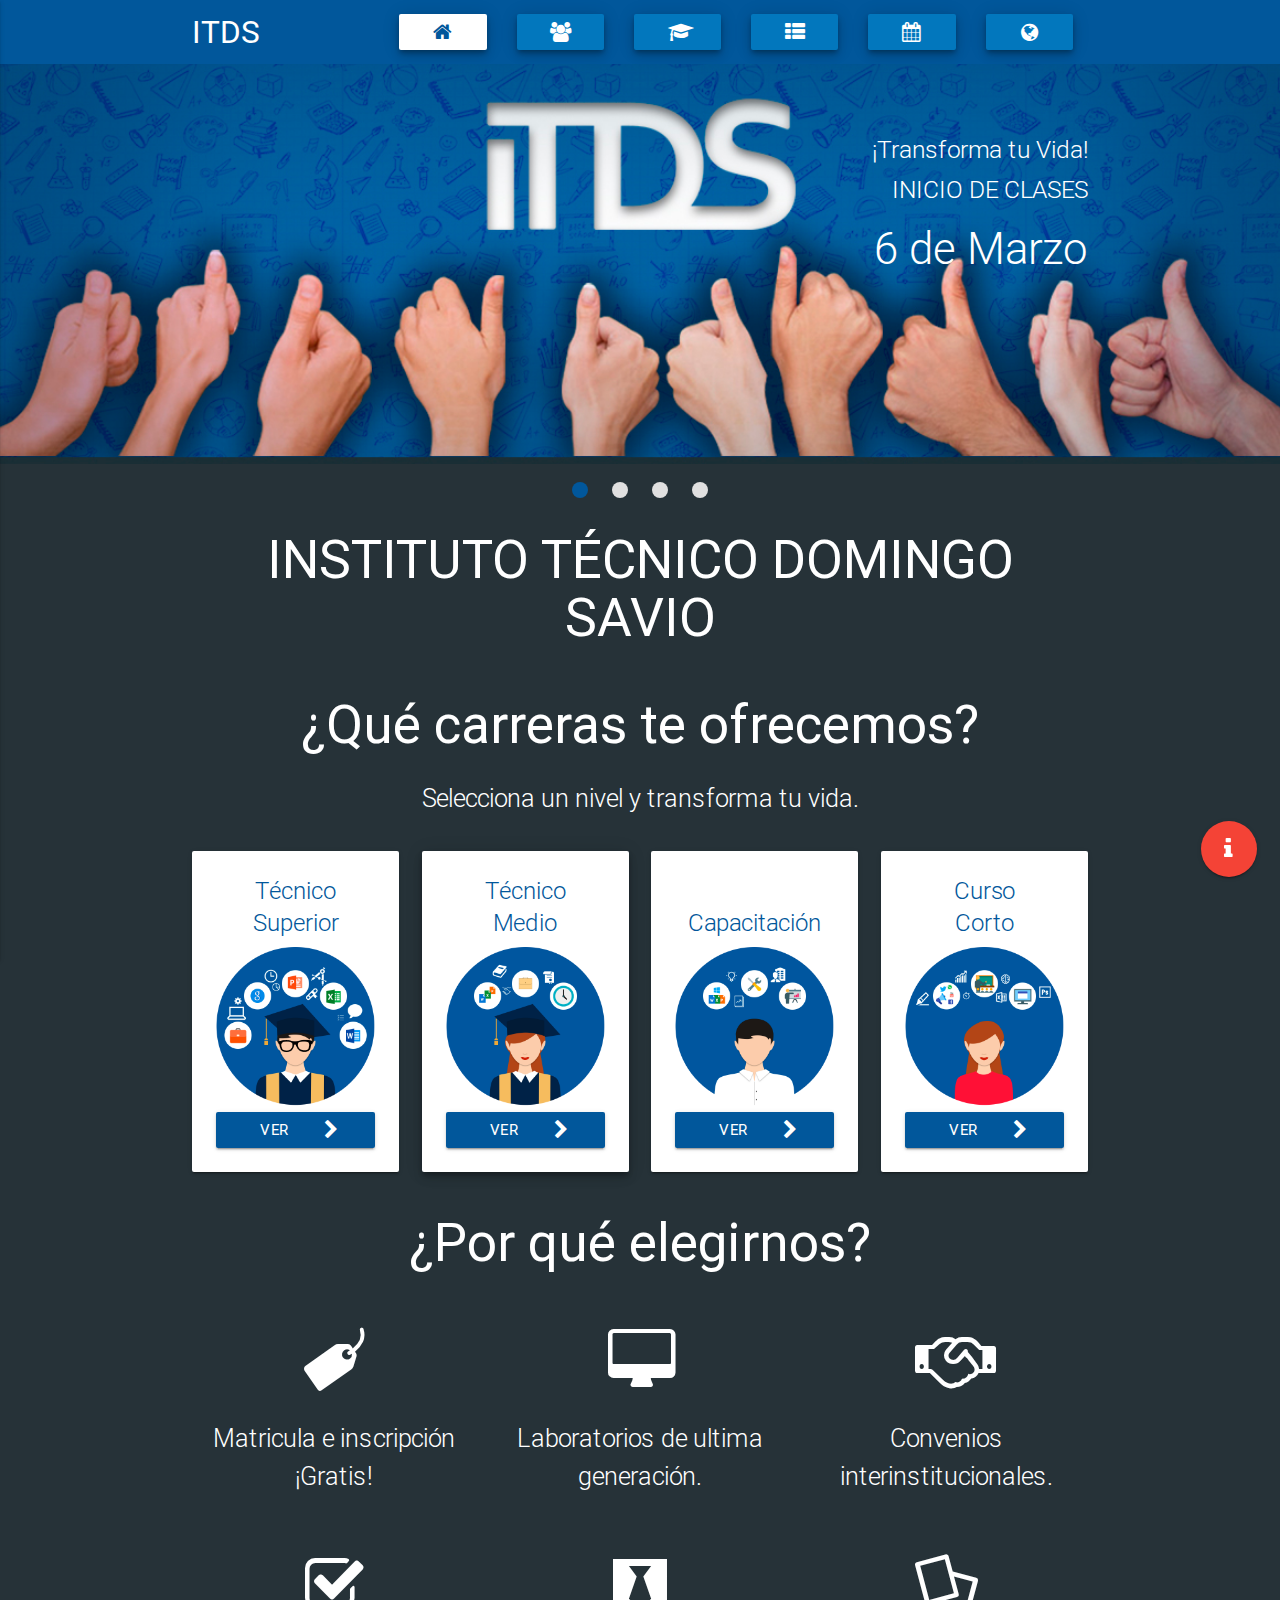
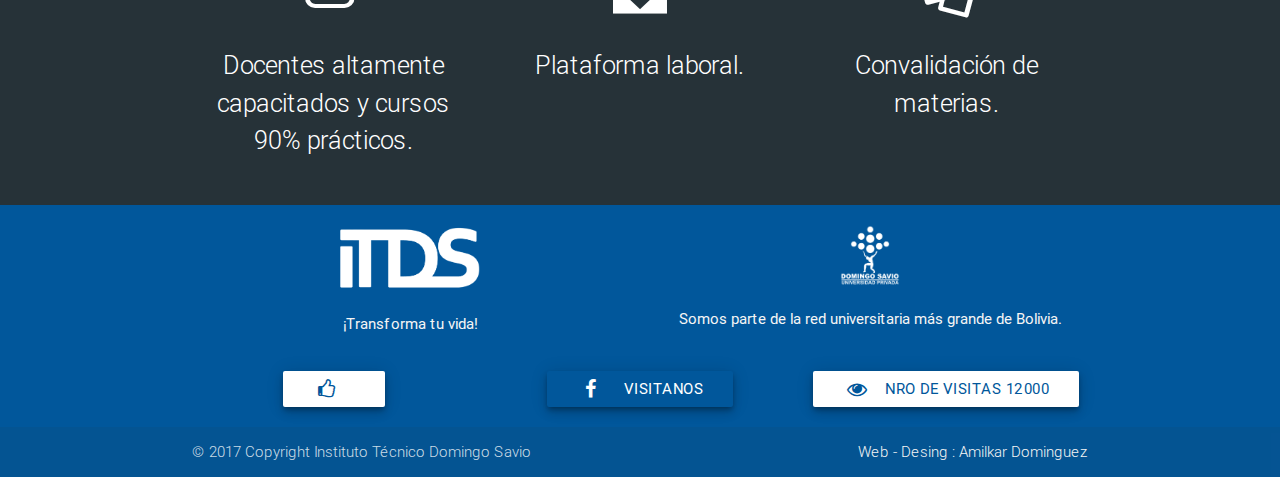
<file: index.html>
<!DOCTYPE html>
<html lang="es">

<head>
    <meta charset="UTF-8">
    <!--Let browser know website is optimized for mobile-->
    <meta name="viewport" content="width=device-width, initial-scale=1" />
    <!-- JS -->
    <script type="text/javascript" src="js/jquery-3.1.1.js"></script>
    <script type="text/javascript" src="materialize/js/materialize.js"></script>
    <script type="text/javascript" src="materialize/js/init.js"></script>
    <!-- CSS -->
    <link rel="stylesheet" type="text/css" href="materialize/css/materialize.css">
    <link rel="stylesheet" type="text/css" href="fontello/css/fontello.css">
    <link rel="shortcut icon" href="resources/ico/itds.ico">
    <title>| Instituto Técnico Domingo Savio Tarija</title>
</head>

<body class="blue-grey darken-4">
    <header>
        <nav class="top-nav  light-blue darken-4">
            <div class="container">
                <a href="#!" data-activates="menuLateral" class="button-collapse top-nav full hide-on-large-only white-text waves-effect"><i class="icon-menu"></i></a>
                <a  class="brand-logo white-text">ITDS</a>
                <ul id="nav-mobile" class="right hide-on-med-and-down">
                    <li><a href="index.html" class="btn white light-blue-text text-darken-4 z-depth-3 tooltipped" data-position="bottom"
                            data-delay="50" data-tooltip="Inicio"><i class="icon-home"></i></a></li>
                    <li><a href="view/quienes-somos.html" class="btn light-blue darken-3 z-depth-3 tooltipped" data-position="bottom"
                            data-delay="50" data-tooltip="¿Quiénes Somos?"><i class="icon-users"></i></a></li>
                    <li><a href="view/carreras.html" class="btn light-blue darken-3 z-depth-3 tooltipped" data-position="bottom"
                            data-delay="50" data-tooltip="Nuestras Carreras"><i class="icon-graduation-cap"></i></a></li>
                    <li><a href="view/notas.html" class="btn light-blue darken-3 z-depth-3 tooltipped" data-position="bottom"
                            data-delay="50" data-tooltip="Notas"><i class="icon-th-list"></i></a></li>
                    <li><a href="view/calendario.html" class="btn light-blue darken-3 z-depth-3 tooltipped" data-position="bottom"
                            data-delay="50" data-tooltip="Calendario Académico"><i class="icon-calendar"></i></a></li>
                    <li><a href="view/contactanos.html" class="btn light-blue darken-3 z-depth-3 tooltipped" data-position="bottom"
                            data-delay="50" data-tooltip="Contáctanos"><i class="icon-globe"></i></a></li>
                </ul>
            </div>
        </nav>
        <ul id="menuLateral" class="side-nav white-text light-blue darken-4">
            <li class="logo light-blue darken-4 z-depth-1">
                <div class="row">
                    <div class="col s6">
                        <h2><img src="resources/images/logoITDS.png" class="responsive-img"></h2>
                    </div>
                    <div class="col s6">
                        <h2 class="btn-block waves-effect waves-light light-blue darken-4 white-text" onclick="CerrarSideNav();"><i class="icon-cancel-1"></i></h2>
</div>
</div>
</li>
<ul class="collapsible" data-collapsible="accordion">
    <li onclick="window.location='index.html'" class="white light-blue-text text-darken-4">
<div class="collapsible-header"><i class="icon-home"></i>Inicio</div>
</li>
<li onclick="window.location='view/quienes-somos.html'">
<div class="collapsible-header"><i class="icon-users"></i>¿Quiénes Somos?</div>
</li>
<li onclick="window.location='view/carreras.html'">
<div class="collapsible-header"><i class="icon-graduation-cap"></i>Nuestas Carreras</div>
</li>
<li onclick="window.location='view/notas.html'">
<div class="collapsible-header"><i class="icon-th-list"></i>Notas</div>
</li>
<li onclick="window.location='view/calendario.html'">
<div class="collapsible-header"><i class="icon-calendar"></i>Calendario Académico</div>
</li>
<li onclick="window.location='view/contactanos.html'">
<div class="collapsible-header"><i class="icon-globe"></i>Contáctanos</div>
</li>
</ul>
</ul>
</header>
<main>
    <!--Inicio Slide-->
    <div class="slider">
        <ul class="slides">
            <li>
                <img src="resources/images/slide/slide1.jpg">
                <div class="caption right-align">
                    <h5 class="light text-lighten-1">¡Transforma tu Vida!</h5>
                    <h5 class="light text-lighten-1">INICIO DE CLASES</h5>
                    <h3 class="light">6 de Marzo</h3>
                </div>
            </li>
            <li>
                <img src="resources/images/slide/slide2.jpg">
            </li>
            <li>
                <img src="resources/images/slide/slide3.jpg">
                <div class="caption right-align light-blue-text text-darken-4">
                    <h5 class="light text-lighten-1">INICIO DE CLASES</h5>
                    <h3 class="light">6 de Marzo</h3>
                </div>
            </li>
            <li>
                <img src="resources/images/slide/slide4.jpg">
            </li>
        </ul>
    </div>
    <!--Fin Slide-->
    <div class="container">
        <div class="row">
            <div class="col s12">
                <h2 class="center-align white-text ">INSTITUTO TÉCNICO DOMINGO SAVIO</h2>
            </div>
            <div class="col s12 m12 white-text">
                <h2 class="center-align">¿Qué carreras te ofrecemos?</h2>
                <p class="flow-text center-align">Selecciona un nivel y transforma tu vida.</p>
            </div>
            <div class="col s12 m3">
                <div class="card white">
                    <div class="card-content light-blue-text text-darken-4">
                        <span class="card-title center-align">Técnico<br>Superior</span>
                        <img src="resources/images/tecnico_superior.png" class="responsive-img">
                        <center>
                            <a class="waves-effect waves-light btn light-blue darken-4" href="view/carreras/tec-superior.html"><i class="icon-right-open right"></i>Ver mas</a>
                        </center>
                    </div>
                </div>
            </div>
            <div class="col s12 m3">
                <div class="card white z-depth-3">
                    <div class="card-content light-blue-text text-darken-4">
                        <span class="card-title center-align">Técnico<br>Medio</span>
                        <img src="resources/images/tecnico_medio.png" class="responsive-img">
                        <center>
                            <a class="waves-effect waves-light btn light-blue darken-4" href="view/carreras/tec-medio.html"><i class="icon-right-open right"></i>Ver mas</a>
                        </center>
                    </div>
                </div>
            </div>
            <div class="col s12 m3">
                <div class="card white">
                    <div class="card-content light-blue-text text-darken-4">
                        <span class="card-title center-align"><br>Capacitación</span>
                        <img src="resources/images/capacitacion.png" class="responsive-img">
                        <center>
                            <a class="waves-effect waves-light btn light-blue darken-4" href="view/carreras/capacitacion.html"><i class="icon-right-open right"></i>Ver mas</a>
                        </center>
                    </div>
                </div>
            </div>
            <div class="col s12 m3">
                <div class="card white">
                    <div class="card-content light-blue-text text-darken-4">
                        <span class="card-title center-align">Curso<br>Corto</span>
                        <img src="resources/images/curso_corto.png" class="responsive-img">
                        <center>
                            <a class="waves-effect waves-light btn light-blue darken-4" href="view/carreras/cursos-cortos.html"><i class="icon-right-open right"></i>Ver mas</a>
                        </center>
                    </div>
                </div>
            </div>
            <div class="col s12 m12 l12 white-text">
                <h2 class="center-align">¿Por qué elegirnos?</h2>
            </div>
            <div class="col s12 m4 l4 white-text center-align flow-text">
                <h1><i class="icon-tag-1"></i></h1>
                <p>Matricula e inscripción ¡Gratis!</p>
            </div>
            <div class="col s12 m4 l4 white-text center-align flow-text">
                <h1><i class="icon-desktop"></i></h1>
                <p>Laboratorios de ultima generación.</p>
            </div>
            <div class="col s12 m4 l4 white-text center-align flow-text">
                <h1><i class="icon-handshake-o"></i></h1>
                <p>Convenios interinstitucionales.</p>
            </div>
            <div class="col s12 m4 l4 white-text center-align flow-text">
                <h1><i class="icon-check"></i></h1>
                <p>Docentes altamente capacitados y cursos 90% prácticos.</p>
            </div>
            <div class="col s12 m4 l4 white-text center-align flow-text">
                <h1><i class="icon-black-tie"></i></h1>
                <p>Plataforma laboral.</p>
            </div>
            <div class="col s12 m4 l4 white-text center-align flow-text">
                <h1><i class="icon-docs-1"></i></h1>
                <p>Convalidación de materias.</p>
            </div>
        </div>
    </div>
</main>
<footer class="page-footer light-blue darken-4 white-text">
    <div class="container">
        <div class="row">
            <div class="col s12 m6 l6">
                <center>
                    <img src="resources/images/logoITDS.png" width="150">
                    <p class="grey-text text-lighten-4">¡Transforma tu vida!</p>
                </center>
            </div>
            <div class="col s12 m6 l6">
                <center>
                    <img src="resources/images/Log_UPDS_blanco.png" width="60">
                    <p class="grey-text text-lighten-4">Somos parte de la red universitaria más grande de Bolivia.</p>
                </center>
            </div>
        </div>
        <div class="row">
            <div class="col s12 m4 l4">
                <center>
                    <button class="waves-effect btn white light-blue-text text-darken-4 z-depth-3"><i class="icon-thumbs-up left"></i>
                        <div class="fb-like" data-href="https://www.facebook.com/ITDSTarija/?ref=ts&amp;fref=ts" data-layout="button" data-action="like" data-show-faces="false" data-share="true"></div>
            </button>
                </center>
            </div>
            <div class="col s12 m4 l4">
                <center>
                    <button class="waves-effect btn light-blue darken-4 white-text z-depth-3" onclick="window.open('https://www.facebook.com/ITDSTarija','_system');"><i class="icon-facebook left"></i>&nbsp;Visitanos</button>
</center>
</div>
<div class="col s12 m4 l4">
    <center>
        <a class="waves-effect btn btn-block white light-blue-text text-darken-4 z-depth-3"><i class="icon-eye left"></i>Nro de Visitas 12000</a>
    </center>
</div>
</div>
</div>
<div class="footer-copyright">
    <div class="container">
        © 2017 Copyright Instituto Técnico Domingo Savio
        <a class="grey-text text-lighten-4 right" href="#!">Web - Desing : Amilkar Dominguez</a>
    </div>
</div>
</footer>
<!--Inicio Botones Flotantes-->
<div class="fixed-action-btn horizontal">
    <a class="btn-floating btn-large red">
        <i class="icon-info"></i>
    </a>
    <ul>
        <li>
            <a class="btn-floating red" onclick="window.open('tel:65820535', '_system');"><i class="icon-phone"></i></a>
</li>
<li>
    <a class="btn-floating light-blue darken-4" onclick="window.open('https://www.facebook.com/ITDSTarija','_system');"><i class="icon-facebook"></i></a>
</li>
<li>
    <a class="btn-floating blue" onclick="window.open('https://m.me/ITDSTarija','_system');"><i class="icon-commenting"></i></a>
</li>
<li>
    <a class="btn-floating green" onclick="window.open('https://4m1lk4r.github.io/msg_itds','_system');"><i class="icon-whatsapp"></i></a>
</li>
</ul>
</div>
<!--Fin Botones Flotantes-->
<div id="fb-root"></div>
<script>(function (d, s, id) {
                                               var js, fjs = d.getElementsByTagName(s)[0];
                                               if (d.getElementById(id)) return;
                                               js = d.createElement(s); js.id = id;
                                               js.src = "//connect.facebook.net/es_ES/sdk.js#xfbml=1&version=v2.8";
                                               fjs.parentNode.insertBefore(js, fjs);
                                           } (document, 'script', 'facebook-jssdk'));</script>
<script type="text/javascript">
        function CerrarSideNav() {
            $('button-collapse').sideNav('hide');
            //Materialize.toast('Cerrando',4000);
        };
</script>
</body>

</html>
</file>
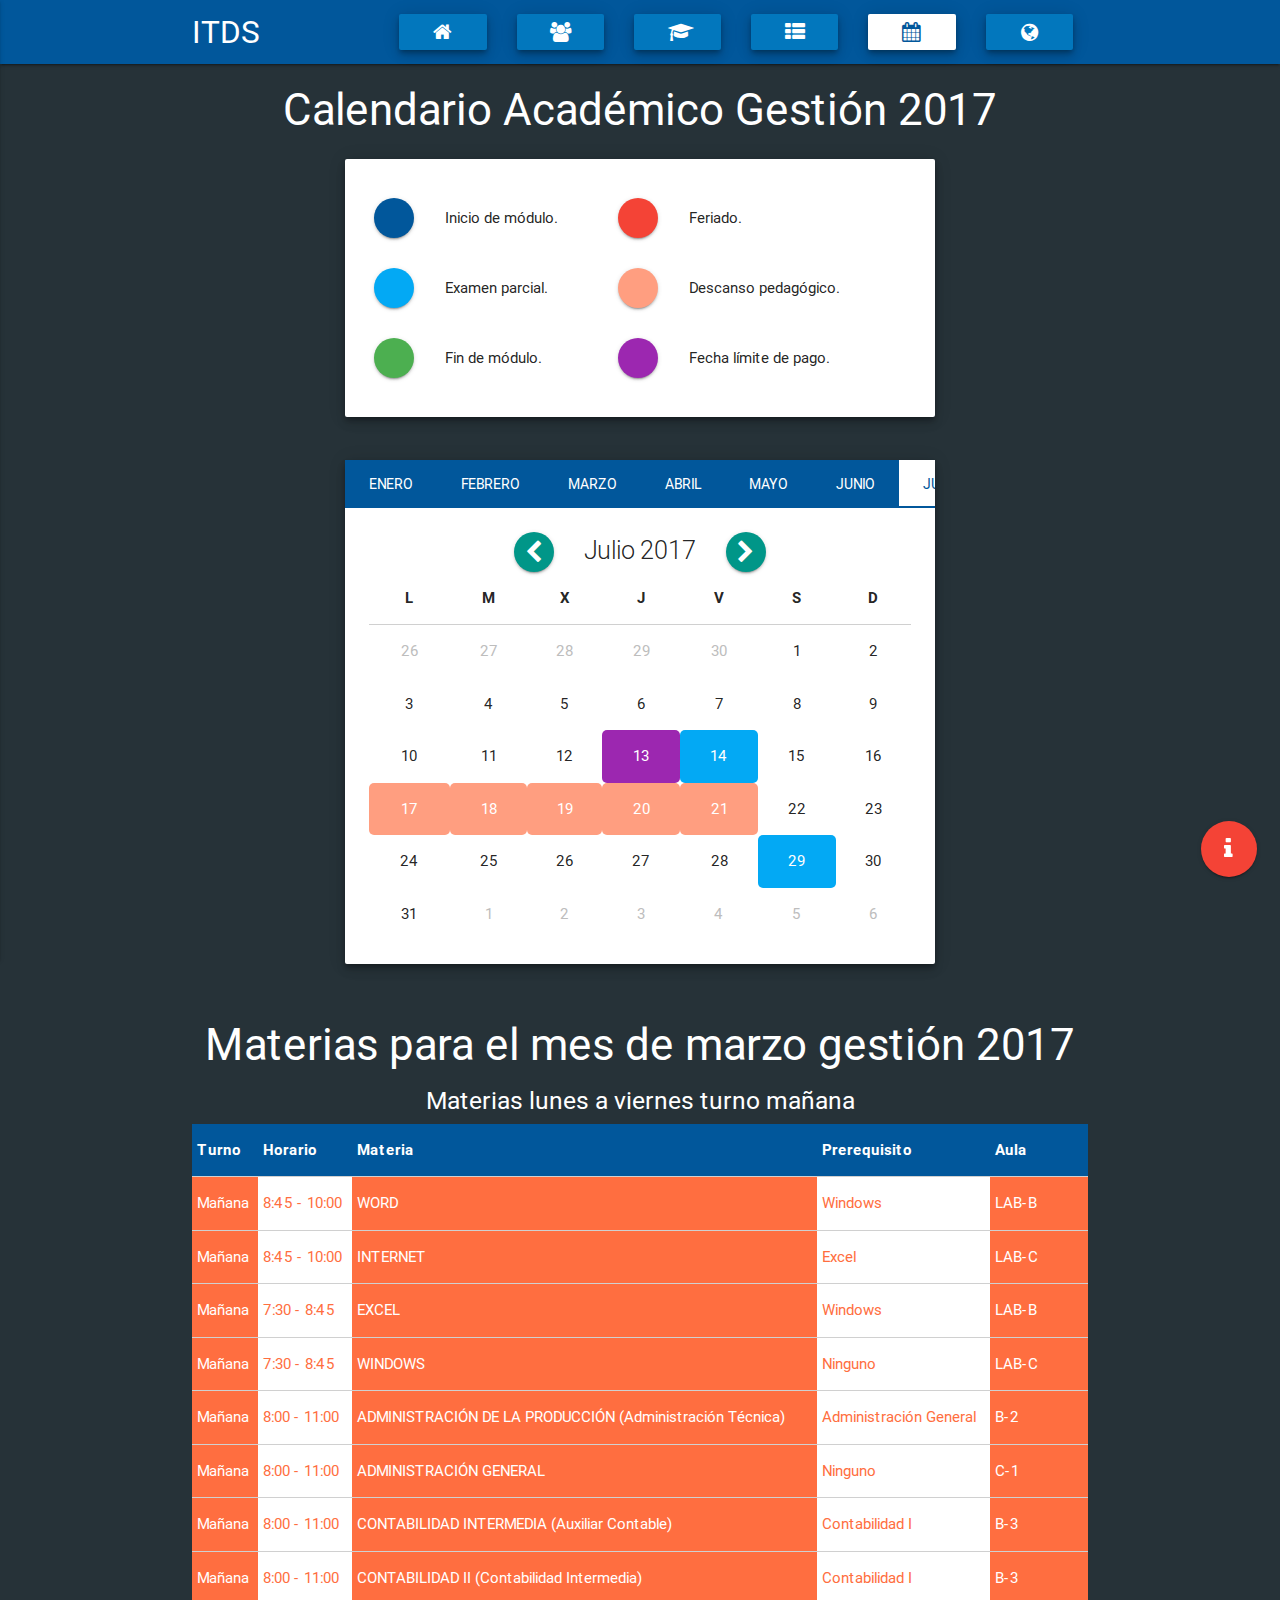
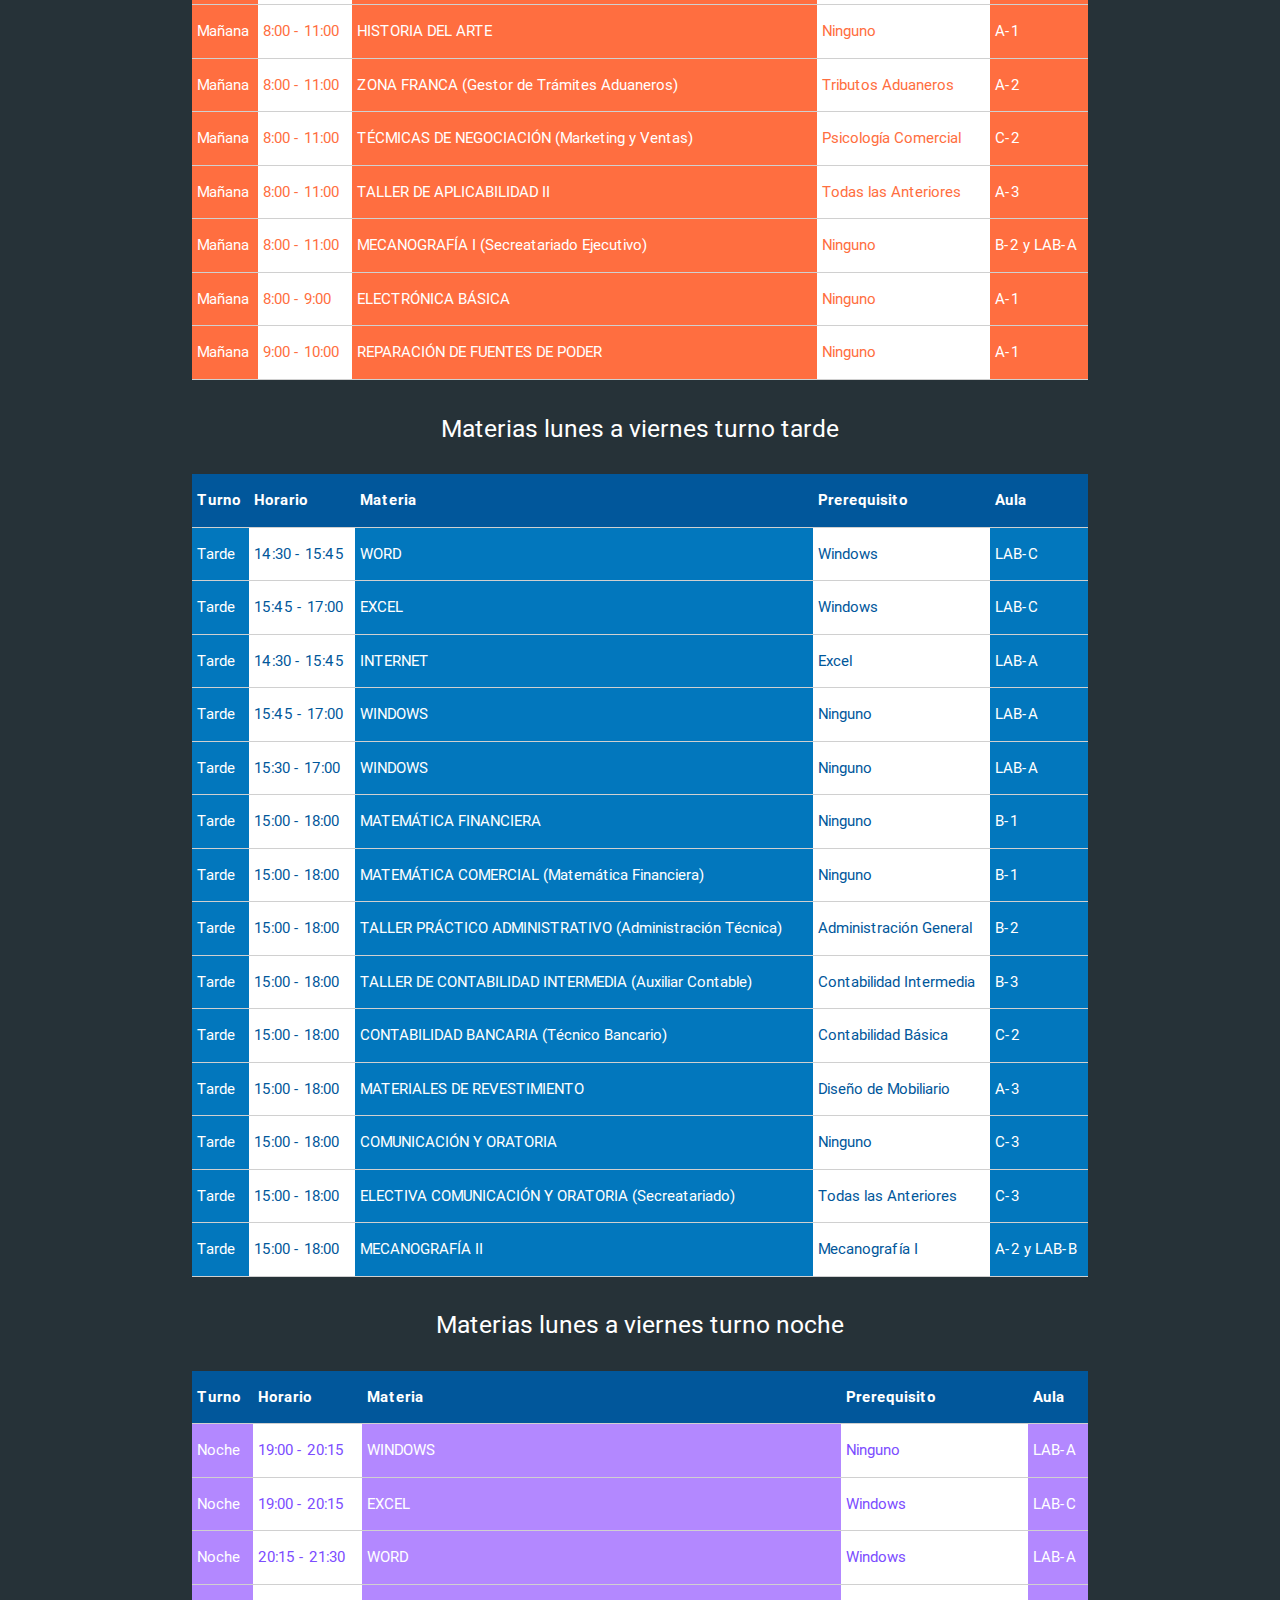
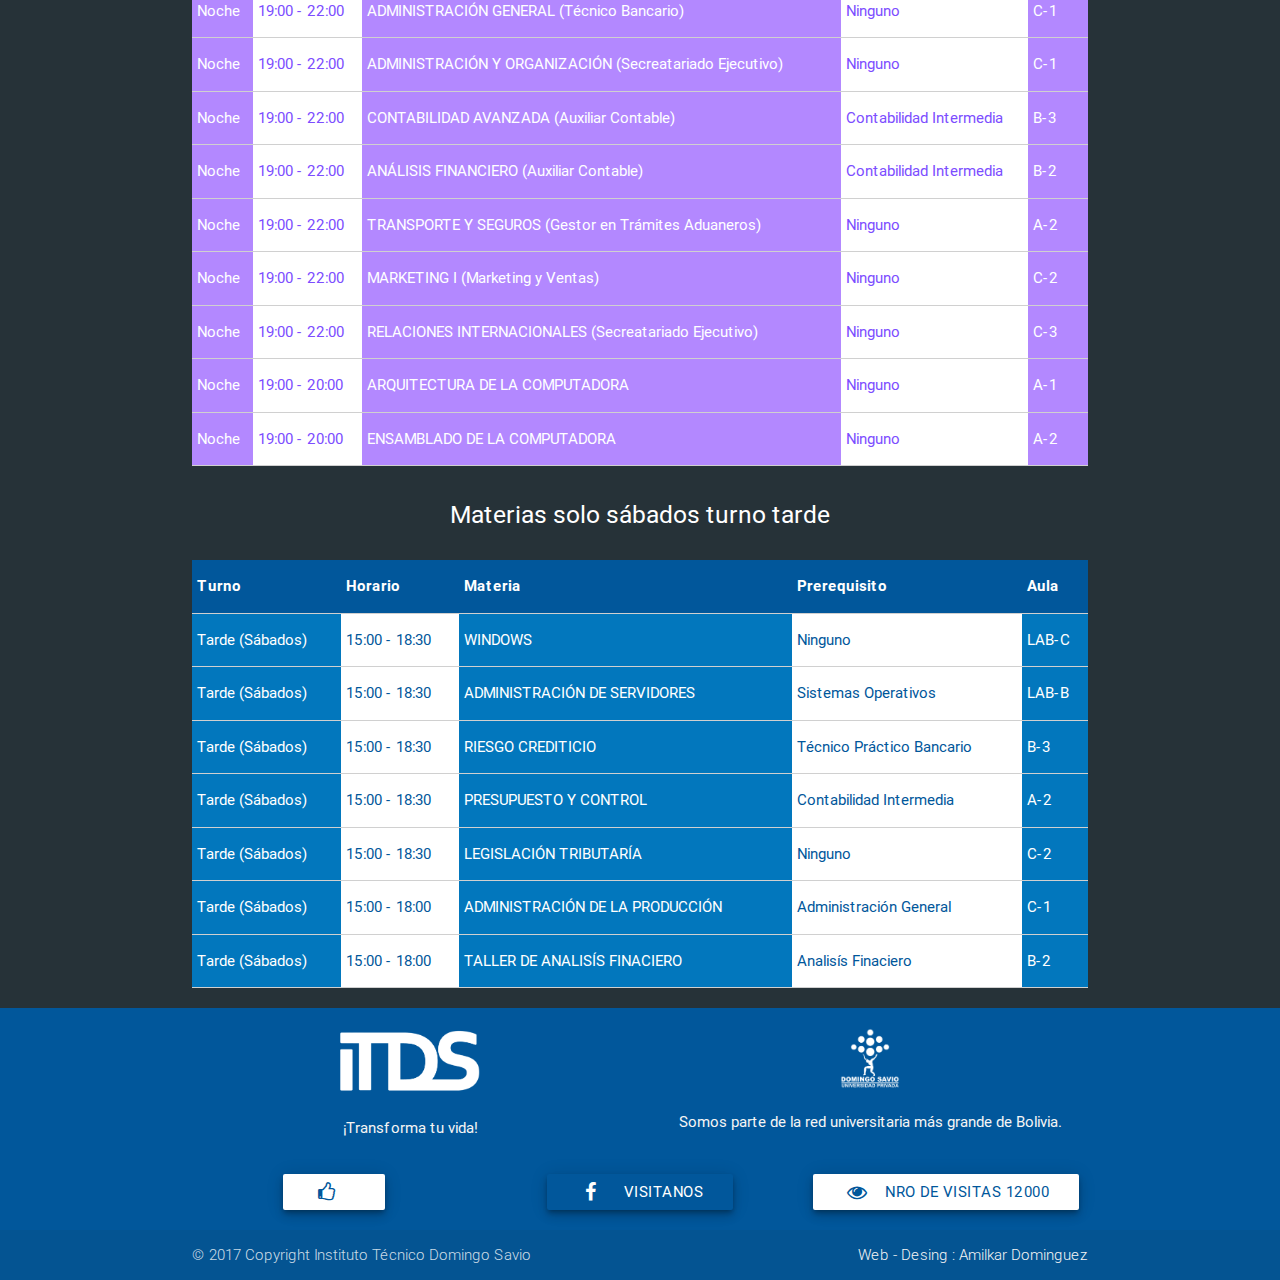
<file: view/calendario.html>
<!DOCTYPE html>
<html lang="es">

<head>
    <meta charset="UTF-8">
    <!--Let browser know website is optimized for mobile-->
    <meta name="viewport" content="width=device-width, initial-scale=1" />
    <!-- JS -->
    <script type="text/javascript" src="../js/jquery-3.1.1.js"></script>
    <script type="text/javascript" src="../materialize/js/materialize.js"></script>
    <script type="text/javascript" src="../materialize/js/init.js"></script>
    <script type="text/javascript" src="../js/fecha.js"></script>
    <script type="text/javascript" src="../js/prox_materia.js"></script>
    <!-- CSS -->
    <link rel="stylesheet" type="text/css" href="../materialize/css/materialize.css">
    <link rel="stylesheet" type="text/css" href="../fontello/css/fontello.css">
    <link rel="shortcut icon" href="../resources/ico/itds.ico">
    <title>| Instituto Técnico Domingo Savio Tarija</title>
</head>

<body class="blue-grey darken-4">
    <header>
        <nav class="top-nav light-blue darken-4">
            <div class="container">
                <a href="#!" data-activates="menuLateral" class="button-collapse top-nav full hide-on-large-only white-text waves-effect"><i class="icon-menu"></i></a>
                <a class="brand-logo white-text">ITDS</a>
                <ul id="nav-mobile" class="right hide-on-med-and-down">
                    <li>
                        <a href="../index.html" class="btn light-blue darken-3 z-depth-3 tooltipped" data-position="bottom" data-delay="50" data-tooltip="Inicio"><i class="icon-home"></i></a>
                    </li>
                    <li>
                        <a href="quienes-somos.html" class="btn light-blue darken-3 z-depth-3 tooltipped" data-position="bottom" data-delay="50"
                            data-tooltip="¿Quiénes Somos?"><i class="icon-users"></i></a>
                    </li>
                    <li>
                        <a href="carreras.html" class="btn light-blue darken-3 z-depth-3 tooltipped" data-position="bottom" data-delay="50" data-tooltip="Nuestras Carreras"><i class="icon-graduation-cap"></i></a>
                    </li>
                    <li>
                        <a href="notas.html" class="btn light-blue darken-3 z-depth-3 tooltipped" data-position="bottom" data-delay="50" data-tooltip="Notas"><i class="icon-th-list"></i></a>
                    </li>
                    <li>
                        <a href="calendario.html" class="btn white light-blue-text text-darken-4 z-depth-3 tooltipped" data-position="bottom" data-delay="50"
                            data-tooltip="Calendario Académico"><i class="icon-calendar"></i></a>
                    </li>
                    <li>
                        <a href="contactanos.html" class="btn light-blue darken-3 z-depth-3 tooltipped" data-position="bottom" data-delay="50" data-tooltip="Contáctanos"><i class="icon-globe"></i></a>
                    </li>
                </ul>
            </div>
        </nav>
        <ul id="menuLateral" class="side-nav white-text light-blue darken-4">
            <li class="logo light-blue darken-4 z-depth-1">
                <div class="row">
                    <div class="col s6">
                        <h2><img src="../resources/images/logoITDS.png" class="responsive-img"></h2>
                    </div>
                    <div class="col s6">
                        <h2 class="btn-block waves-effect waves-light light-blue darken-4 white-text" onclick="CerrarSideNav();"><i class="icon-cancel-1"></i></h2>
                    </div>
                </div>
            </li>
            <ul class="collapsible" data-collapsible="accordion">
                <li onclick="window.location='../index.html'">
                    <div class="collapsible-header"><i class="icon-home"></i>Inicio</div>
                </li>
                <li onclick="window.location='quienes-somos.html'">
                    <div class="collapsible-header"><i class="icon-users"></i>¿Quiénes Somos?</div>
                </li>
                <li onclick="window.location='carreras.html'">
                    <div class="collapsible-header"><i class="icon-graduation-cap"></i>Nuestas Carreras</div>
                </li>
                <li onclick="window.location='notas.html'">
                    <div class="collapsible-header"><i class="icon-th-list"></i>Notas</div>
                </li>
                <li onclick="window.location='calendario.html'" class="white light-blue-text text-darken-4">
                    <div class="collapsible-header"><i class="icon-calendar"></i>Calendario Académico</div>
                </li>
                <li onclick="window.location='contactanos.html'">
                    <div class="collapsible-header"><i class="icon-globe"></i>Contáctanos</div>
                </li>
            </ul>
        </ul>
    </header>
    <main>
        <div class="container">
            <div class="row">
                <div class="col s12 m12 l12">
                    <h3 class="center-align white-text ">Calendario Académico Gestión 2017</h3>
                </div>
                <div class="col m2 l2"></div>
                <div class="col s12 m8 l8">
                    <div class="card white z-depth-3">
                        <div class="card-content">
                            <table>
                                <tbody>
                                    <tr>
                                        <td>
                                            <a class="btn btn-floating light-blue darken-4"></a>
                                        </td>
                                        <td>Inicio de módulo.</td>
                                        <td>
                                            <a class="btn btn-floating red"></a>
                                        </td>
                                        <td>Feriado.</td>
                                    </tr>
                                    <tr>
                                        <td>
                                            <a class="btn btn-floating light-blue"></a>
                                        </td>
                                        <td>Examen parcial.</td>
                                        <td>
                                            <a class="btn btn-floating deep-orange accent-1"></a>
                                        </td>
                                        <td>Descanso pedagógico.</td>
                                    </tr>
                                    <tr>
                                        <td>
                                            <a class="btn btn-floating green"></a>
                                        </td>
                                        <td>Fin de módulo.</td>
                                        <td>
                                            <a class="btn btn-floating purple"></a>
                                        </td>
                                        <td>Fecha límite de pago.</td>
                                    </tr>
                                </tbody>
                            </table>
                        </div>
                    </div>
                </div>
                <div class="col m2 l2"></div>
            </div>
            <div class="row">
                <div class="col m2 l2"></div>
                <div class="col s12 m8 l8">
                    <div class="card white z-depth-3">
                        <div class="card-tabs">
                            <ul class="tabs tabs-fixed-width">
                                <li class="tab"><a id='ene' href="#enero">Enero</a></li>
                                <li class="tab"><a id='feb' href="#febrero">Febrero</a></li>
                                <li class="tab"><a id='mar' href="#marzo">Marzo</a></li>
                                <li class="tab"><a id='abr' href="#abril">Abril</a></li>
                                <li class="tab"><a id='may' href="#mayo">Mayo</a></li>
                                <li class="tab"><a id='jun' href="#junio">Junio</a></li>
                                <li class="tab"><a id='jul' href="#julio">Julio</a></li>
                                <li class="tab"><a id='ago' href="#agosto">Agosto</a></li>
                                <li class="tab"><a id='sep' href="#septiembre">Septiembre</a></li>
                                <li class="tab"><a id='oct' href="#octubre">Octubre</a></li>
                                <li class="tab"><a id='nov' href="#noviembre">Noviembre</a></li>
                                <li class="tab"><a id='dic' href="#diciembre">Diciembre</a></li>
                            </ul>
                        </div>
                        <div class="card-content">
                            <div id="enero">
                                <p class="center-align flow-text">
                                    <button class="btn btn-floating teal" onclick="$('#dic').trigger('click');"><i class="icon-left-open"></i></button>                                    &nbsp;&nbsp;&nbsp;&nbsp;Enero 2017&nbsp;&nbsp;&nbsp;&nbsp;
                                    <button class="btn btn-floating teal" onclick="$('#feb').trigger('click');"><i class="icon-right-open"></i></button>
                                </p>
                                <center>
                                    <table class="centered">
                                        <thead>
                                            <tr>
                                                <th data-field="L">L</th>
                                                <th data-field="M">M</th>
                                                <th data-field="X">X</th>
                                                <th data-field="J">J</th>
                                                <th data-field="V">V</th>
                                                <th data-field="S">S</th>
                                                <th data-field="D">D</th>
                                            </tr>
                                        </thead>
                                        <tbody>
                                            <tr>
                                                <td class="tooltipped deep-orange accent-1 white-text" data-position="top" data-delay="50" data-tooltip="Descanso Pedagógico">26</td>
                                                <td class="tooltipped deep-orange accent-1 white-text" data-position="top" data-delay="50" data-tooltip="Descanso Pedagógico">27</a>
                                                </td>
                                                <td class="tooltipped deep-orange accent-1 white-text" data-position="top" data-delay="50" data-tooltip="Descanso Pedagógico">28</a>
                                                </td>
                                                <td class="tooltipped deep-orange accent-1 white-text" data-position="top" data-delay="50" data-tooltip="Descanso Pedagógico">29</a>
                                                </td>
                                                <td class="tooltipped deep-orange accent-1 white-text" data-position="top" data-delay="50" data-tooltip="Descanso Pedagógico">30</a>
                                                </td>
                                                <td class="grey-text text-lighten-1">31</td>
                                                <td>1</td>
                                            </tr>
                                            <tr>
                                                <td class="tooltipped red white-text" data-position="top" data-delay="50" data-tooltip="Feriado">2</td>
                                                <td class="tooltipped deep-orange accent-1 white-text" data-position="top" data-delay="50" data-tooltip="Descanso Pedagógico">3</a>
                                                </td>
                                                <td class="tooltipped light-blue darken-4 white-text" data-position="top" data-delay="50" data-tooltip="Inicio de Módulo">4</a>
                                                </td>
                                                <td>5</td>
                                                <td>6</td>
                                                <td>7</td>
                                                <td>8</td>
                                            </tr>
                                            <tr>
                                                <td>9</td>
                                                <td>10</td>
                                                <td>11</td>
                                                <td>12</td>
                                                <td class="tooltipped purple white-text" data-position="top" data-delay="50" data-tooltip="Fecha límite de pago">13</a>
                                                    <td>14</td>
                                                    <td>15</td>
                                            </tr>
                                            <tr>
                                                <td class="tooltipped light-blue white-text" data-position="top" data-delay="50" data-tooltip="Examen Parcial">16</a>
                                                </td>
                                                <td>17</td>
                                                <td>18</td>
                                                <td>19</td>
                                                <td>20</td>
                                                <td>21</td>
                                                <td>22</td>
                                            </tr>
                                            <tr>
                                                <td class="tooltipped red white-text" data-position="top" data-delay="50" data-tooltip="Feriado">23</a>
                                                </td>
                                                <td class="tooltipped light-blue white-text" data-position="top" data-delay="50" data-tooltip="Examen Parcial">24</a>
                                                </td>
                                                <td>25</td>
                                                <td>26</td>
                                                <td>27</td>
                                                <td>28</td>
                                                <td>29</td>
                                            </tr>
                                            <tr>
                                                <td>30</td>
                                                <td>31</td>
                                                <td class="grey-text text-lighten-1">1</td>
                                                <td class="grey-text text-lighten-1">2</td>
                                                <td class="grey-text text-lighten-1">3</td>
                                                <td class="grey-text text-lighten-1">4</td>
                                                <td class="grey-text text-lighten-1">5</td>
                                            </tr>
                                        </tbody>
                                    </table>
                                </center>
                            </div>
                            <div id="febrero">
                                <p class="center-align flow-text">
                                    <button class="btn btn-floating teal" onclick="$('#ene').trigger('click');"><i class="icon-left-open"></i></button>                                    &nbsp;&nbsp;&nbsp;&nbsp;Febrero 2017&nbsp;&nbsp;&nbsp;&nbsp;
                                    <button class="btn btn-floating teal" onclick="$('#mar').trigger('click');"><i class="icon-right-open"></i></button>
                                </p>
                                <center>
                                    <table class="centered">
                                        <thead>
                                            <tr>
                                                <th data-field="L">L</th>
                                                <th data-field="M">M</th>
                                                <th data-field="X">X</th>
                                                <th data-field="J">J</th>
                                                <th data-field="V">V</th>
                                                <th data-field="S">S</th>
                                                <th data-field="D">D</th>
                                            </tr>
                                        </thead>
                                        <tbody>
                                            <tr>
                                                <td class="grey-text text-lighten-1">30</td>
                                                <td class="grey-text text-lighten-1">31</td>
                                                <td class="tooltipped green white-text" data-position="top" data-delay="50" data-tooltip="Fin de Módulo">1</a>
                                                </td>
                                                <td class="tooltipped light-blue darken-4 white-text" data-position="top" data-delay="50" data-tooltip="Inicio de Módulo">2</a>
                                                </td>
                                                <td>3</td>
                                                <td>4</td>
                                                <td>5</td>
                                            </tr>
                                            <tr>
                                                <td>6</td>
                                                <td>7</td>
                                                <td>8</td>
                                                <td>9</td>
                                                <td class="tooltipped purple white-text" data-position="top" data-delay="50" data-tooltip="Fecha límite de pago">10</a>
                                                    <td>11</td>
                                                    <td>12</td>
                                            </tr>
                                            <tr>
                                                <td class="tooltipped light-blue white-text" data-position="top" data-delay="50" data-tooltip="Examen Parcial">13</a>
                                                </td>
                                                <td>14</td>
                                                <td>15</td>
                                                <td>16</td>
                                                <td>17</td>
                                                <td>18</td>
                                                <td>19</td>
                                            </tr>
                                            <tr>
                                                <td>20</td>
                                                <td class="tooltipped light-blue white-text" data-position="top" data-delay="50" data-tooltip="Examen Parcial">21</a>
                                                </td>
                                                <td>22</td>
                                                <td>23</td>
                                                <td>24</td>
                                                <td>25</td>
                                                <td>26</td>
                                            </tr>
                                            <tr>
                                                <td class="tooltipped red white-text" data-position="top" data-delay="50" data-tooltip="Feriado">27</a>
                                                </td>
                                                <td class="tooltipped red white-text" data-position="top" data-delay="50" data-tooltip="Feriado">28</a>
                                                </td>
                                                <td class="grey-text text-lighten-1">1</td>
                                                <td class="grey-text text-lighten-1">2</td>
                                                <td class="grey-text text-lighten-1">3</td>
                                                <td class="grey-text text-lighten-1">4</td>
                                                <td class="grey-text text-lighten-1">5</td>
                                            </tr>
                                        </tbody>
                                    </table>
                                </center>
                            </div>
                            <div id="marzo">
                                <p class="center-align flow-text">
                                    <button class="btn btn-floating teal" onclick="$('#feb').trigger('click');"><i class="icon-left-open"></i></button>                                    &nbsp;&nbsp;&nbsp;&nbsp;Marzo 2017&nbsp;&nbsp;&nbsp;&nbsp;
                                    <button class="btn btn-floating teal" onclick="$('#abr').trigger('click');"><i class="icon-right-open"></i></button>
                                </p>
                                <center>
                                    <table class="centered">
                                        <thead>
                                            <tr>
                                                <th data-field="L">L</th>
                                                <th data-field="M">M</th>
                                                <th data-field="X">X</th>
                                                <th data-field="J">J</th>
                                                <th data-field="V">V</th>
                                                <th data-field="S">S</th>
                                                <th data-field="D">D</th>
                                            </tr>
                                        </thead>
                                        <tbody>
                                            <tr>
                                                <td class="grey-text text-lighten-1">27</td>
                                                <td class="grey-text text-lighten-1">28</td>
                                                <td>1</td>
                                                <td>2</td>
                                                <td class="tooltipped green white-text" data-position="top" data-delay="50" data-tooltip="Fin de Módulo">3</a>
                                                </td>
                                                <td>4</td>
                                                <td>5</td>
                                            </tr>
                                            <tr>
                                                <td class="tooltipped light-blue darken-4 white-text" data-position="top" data-delay="50" data-tooltip="Inicio de Módulo">6</a>
                                                </td>
                                                <td>7</td>
                                                <td>8</td>
                                                <td>9</td>
                                                <td>10</td>
                                                <td>11</td>
                                                <td>12</td>
                                            </tr>
                                            <tr>
                                                <td>13</td>
                                                <td>14</td>
                                                <td>15</td>
                                                <td class="tooltipped purple white-text" data-position="top" data-delay="50" data-tooltip="Fecha límite de pago">16</a>
                                                    <td class="tooltipped light-blue white-text" data-position="top" data-delay="50" data-tooltip="Examen Parcial">17</a>
                                                    </td>
                                                    <td>18</td>
                                                    <td>19</td>
                                            </tr>
                                            <tr>
                                                <td>20</td>
                                                <td>21</td>
                                                <td>22</td>
                                                <td>23</td>
                                                <td>24</td>
                                                <td>25</td>
                                                <td>26</td>
                                            </tr>
                                            <tr>
                                                <td class="tooltipped light-blue white-text" data-position="top" data-delay="50" data-tooltip="Examen Parcial">27</a>
                                                </td>
                                                <td>28</td>
                                                <td>29</td>
                                                <td>30</td>
                                                <td class="tooltipped green white-text" data-position="top" data-delay="50" data-tooltip="Fin de Módulo">31</a>
                                                </td>
                                                <td class="grey-text text-lighten-1">1</td>
                                                <td class="grey-text text-lighten-1">2</td>
                                            </tr>
                                        </tbody>
                                    </table>
                                </center>
                            </div>
                            <div id="abril">
                                <p class="center-align flow-text">
                                    <button class="btn btn-floating teal" onclick="$('#mar').trigger('click');"><i class="icon-left-open"></i></button>                                    &nbsp;&nbsp;&nbsp;&nbsp;Abril 2017&nbsp;&nbsp;&nbsp;&nbsp;
                                    <button class="btn btn-floating teal" onclick="$('#may').trigger('click');"><i class="icon-right-open"></i></button>
                                </p>
                                <center>
                                    <table class="centered">
                                        <thead>
                                            <tr>
                                                <th data-field="L">L</th>
                                                <th data-field="M">M</th>
                                                <th data-field="X">X</th>
                                                <th data-field="J">J</th>
                                                <th data-field="V">V</th>
                                                <th data-field="S">S</th>
                                                <th data-field="D">D</th>
                                            </tr>
                                        </thead>
                                        <tbody>
                                            <tr>
                                                <td class="grey-text text-lighten-1">27</td>
                                                <td class="grey-text text-lighten-1">28</td>
                                                <td class="grey-text text-lighten-1">29</td>
                                                <td class="grey-text text-lighten-1">30</td>
                                                <td class="grey-text text-lighten-1">31</td>
                                                <td>1</td>
                                                <td>2</td>
                                            </tr>
                                            <tr>
                                                <td class="tooltipped light-blue darken-4 white-text" data-position="top" data-delay="50" data-tooltip="Inicio de Módulo">3</a>
                                                </td>
                                                <td>4</td>
                                                <td>5</td>
                                                <td>6</td>
                                                <td>7</td>
                                                <td>8</td>
                                                <td>9</td>
                                            </tr>
                                            <tr>
                                                <td>10</td>
                                                <td>11</td>
                                                <td class="tooltipped purple white-text" data-position="top" data-delay="50" data-tooltip="Fecha límite de pago">12</a>
                                                    <td class="tooltipped light-blue white-text" data-position="top" data-delay="50" data-tooltip="Examen Parcial">13</a>
                                                    </td>
                                                    <td class="tooltipped red white-text" data-position="top" data-delay="50" data-tooltip="Feriado">14</a>
                                                    </td>
                                                    <td class="tooltipped red white-text" data-position="top" data-delay="50" data-tooltip="Feriado">15</a>
                                                    </td>
                                                    <td>16</td>
                                            </tr>
                                            <tr>
                                                <td>17</td>
                                                <td>18</td>
                                                <td>19</td>
                                                <td>20</td>
                                                <td>21</td>
                                                <td>22</td>
                                                <td>23</td>
                                            </tr>
                                            <tr>
                                                <td class="tooltipped light-blue white-text" data-position="top" data-delay="50" data-tooltip="Examen Parcial">24</a>
                                                </td>
                                                <td>25</td>
                                                <td>26</td>
                                                <td>27</td>
                                                <td>28</td>
                                                <td>29</td>
                                                <td>30</td>
                                            </tr>
                                        </tbody>
                                    </table>
                                </center>
                            </div>
                            <div id="mayo">
                                <p class="center-align flow-text">
                                    <button class="btn btn-floating teal" onclick="$('#abr').trigger('click');"><i class="icon-left-open"></i></button>                                    &nbsp;&nbsp;&nbsp;&nbsp;Mayo 2017&nbsp;&nbsp;&nbsp;&nbsp;
                                    <button class="btn btn-floating teal" onclick="$('#jun').trigger('click');"><i class="icon-right-open"></i></button>
                                </p>
                                <center>
                                    <table class="centered">
                                        <thead>
                                            <tr>
                                                <th data-field="L">L</th>
                                                <th data-field="M">M</th>
                                                <th data-field="X">X</th>
                                                <th data-field="J">J</th>
                                                <th data-field="V">V</th>
                                                <th data-field="S">S</th>
                                                <th data-field="D">D</th>
                                            </tr>
                                        </thead>
                                        <tbody>
                                            <tr>
                                                <td class="tooltipped red white-text" data-position="top" data-delay="50" data-tooltip="Feriado">1</a>
                                                </td>
                                                <td class="tooltipped green white-text" data-position="top" data-delay="50" data-tooltip="Fin de Módulo">2</a>
                                                </td>
                                                <td class="tooltipped light-blue darken-4 white-text" data-position="top" data-delay="50" data-tooltip="Inicio de Módulo">3</a>
                                                </td>
                                                <td>4</td>
                                                <td>5</td>
                                                <td>6</td>
                                                <td>7</td>
                                            </tr>
                                            <tr>
                                                <td>8</td>
                                                <td>9</td>
                                                <td>10</td>
                                                <td class="tooltipped purple white-text" data-position="top" data-delay="50" data-tooltip="Fecha límite de pago">11</a>
                                                    <td class="tooltipped light-blue white-text" data-position="top" data-delay="50" data-tooltip="Examen Parcial">12</a>
                                                    </td>
                                                    <td>13</td>
                                                    <td>14</td>
                                            </tr>
                                            <tr>
                                                <td>15</td>
                                                <td>16</td>
                                                <td>17</td>
                                                <td>18</td>
                                                <td>19</td>
                                                <td>20</td>
                                                <td>21</td>
                                            </tr>
                                            <tr>
                                                <td>22</td>
                                                <td class="tooltipped light-blue white-text" data-position="top" data-delay="50" data-tooltip="Examen Parcial">23</a>
                                                </td>
                                                <td>24</td>
                                                <td>25</td>
                                                <td>26</td>
                                                <td>27</td>
                                                <td>28</td>
                                            </tr>
                                            <tr>
                                                <td>29</td>
                                                <td class="tooltipped green white-text" data-position="top" data-delay="50" data-tooltip="Fin de Módulo">30</a>
                                                </td>
                                                <td class="tooltipped light-blue darken-4 white-text" data-position="top" data-delay="50" data-tooltip="Inicio de Módulo">31</a>
                                                </td>
                                                <td class="grey-text text-lighten-1">1</td>
                                                <td class="grey-text text-lighten-1">2</td>
                                                <td class="grey-text text-lighten-1">3</td>
                                                <td class="grey-text text-lighten-1">4</td>
                                            </tr>
                                        </tbody>
                                    </table>
                                </center>
                            </div>
                            <div id="junio">
                                <p class="center-align flow-text">
                                    <button class="btn btn-floating teal" onclick="$('#may').trigger('click');"><i class="icon-left-open"></i></button>                                    &nbsp;&nbsp;&nbsp;&nbsp;Junio 2017&nbsp;&nbsp;&nbsp;&nbsp;
                                    <button class="btn btn-floating teal" onclick="$('#jul').trigger('click');"><i class="icon-right-open"></i></button>
                                </p>
                                <center>
                                    <table class="centered">
                                        <thead>
                                            <tr>
                                                <th data-field="L">L</th>
                                                <th data-field="M">M</th>
                                                <th data-field="X">X</th>
                                                <th data-field="J">J</th>
                                                <th data-field="V">V</th>
                                                <th data-field="S">S</th>
                                                <th data-field="D">D</th>
                                            </tr>
                                        </thead>
                                        <tbody>
                                            <tr>
                                                <td class="grey-text text-lighten-1">29</td>
                                                <td class="grey-text text-lighten-1">30</td>
                                                <td class="grey-text text-lighten-1">31</td>
                                                <td>1</td>
                                                <td>2</td>
                                                <td>3</td>
                                                <td>4</td>
                                            </tr>
                                            <tr>
                                                <td>5</td>
                                                <td>6</td>
                                                <td>7</td>
                                                <td class="tooltipped purple white-text" data-position="top" data-delay="50" data-tooltip="Fecha límite de pago">8</a>
                                                    <td class="tooltipped light-blue white-text" data-position="top" data-delay="50" data-tooltip="Examen Parcial">9</a>
                                                    </td>
                                                    <td>10</td>
                                                    <td>11</td>
                                            </tr>
                                            <tr>
                                                <td>12</td>
                                                <td>13</td>
                                                <td>14</td>
                                                <td class="tooltipped red white-text" data-position="top" data-delay="50" data-tooltip="Feriado">15</a>
                                                </td>
                                                <td>16</td>
                                                <td>17</td>
                                                <td>18</td>
                                            </tr>
                                            <tr>
                                                <td>19</td>
                                                <td class="tooltipped light-blue white-text" data-position="top" data-delay="50" data-tooltip="Examen Parcial">20</a>
                                                </td>
                                                <td class="tooltipped red white-text" data-position="top" data-delay="50" data-tooltip="Feriado">21</a>
                                                </td>
                                                <td>22</td>
                                                <td>23</td>
                                                <td>24</td>
                                                <td>25</td>
                                            </tr>
                                            <tr>
                                                <td>26</td>
                                                <td>27</td>
                                                <td>28</td>
                                                <td class="tooltipped green white-text" data-position="top" data-delay="50" data-tooltip="Fin de Módulo">29</a>
                                                </td>
                                                <td class="tooltipped light-blue darken-4 white-text" data-position="top" data-delay="50" data-tooltip="Inicio de Módulo">30</a>
                                                </td>
                                                <td class="grey-text text-lighten-1">1</td>
                                                <td class="grey-text text-lighten-1">2</td>
                                            </tr>
                                        </tbody>
                                    </table>
                                </center>
                            </div>
                            <div id="julio">
                                <p class="center-align flow-text">
                                    <button class="btn btn-floating teal" onclick="$('#jun').trigger('click');"><i class="icon-left-open"></i></button>                                    &nbsp;&nbsp;&nbsp;&nbsp;Julio 2017&nbsp;&nbsp;&nbsp;&nbsp;
                                    <button class="btn btn-floating teal" onclick="$('#ago').trigger('click');"><i class="icon-right-open"></i></button>
                                </p>
                                <center>
                                    <table class="centered">
                                        <thead>
                                            <tr>
                                                <th data-field="L">L</th>
                                                <th data-field="M">M</th>
                                                <th data-field="X">X</th>
                                                <th data-field="J">J</th>
                                                <th data-field="V">V</th>
                                                <th data-field="S">S</th>
                                                <th data-field="D">D</th>
                                            </tr>
                                        </thead>
                                        <tbody>
                                            <tr>
                                                <td class="grey-text text-lighten-1">26</td>
                                                <td class="grey-text text-lighten-1">27</td>
                                                <td class="grey-text text-lighten-1">28</td>
                                                <td class="grey-text text-lighten-1">29</td>
                                                <td class="grey-text text-lighten-1">30</td>
                                                <td>1</td>
                                                <td>2</td>
                                            </tr>
                                            <tr>
                                                <td>3</td>
                                                <td>4</td>
                                                <td>5</td>
                                                <td>6</td>
                                                <td>7</td>
                                                <td>8</td>
                                                <td>9</td>
                                            </tr>
                                            <tr>
                                                <td>10</td>
                                                <td>11</td>
                                                <td>12</td>
                                                <td class="tooltipped purple white-text" data-position="top" data-delay="50" data-tooltip="Fecha límite de pago">13</a>
                                                    <td class="tooltipped light-blue white-text" data-position="top" data-delay="50" data-tooltip="Examen Parcial">14</a>
                                                    </td>
                                                    <td>15</td>
                                                    <td>16</td>
                                            </tr>
                                            <tr>
                                                <td class="tooltipped deep-orange accent-1 white-text" data-position="top" data-delay="50" data-tooltip="Descanso Pedagógico">17</a>
                                                </td>
                                                <td class="tooltipped deep-orange accent-1 white-text" data-position="top" data-delay="50" data-tooltip="Descanso Pedagógico">18</a>
                                                </td>
                                                <td class="tooltipped deep-orange accent-1 white-text" data-position="top" data-delay="50" data-tooltip="Descanso Pedagógico">19</a>
                                                </td>
                                                <td class="tooltipped deep-orange accent-1 white-text" data-position="top" data-delay="50" data-tooltip="Descanso Pedagógico">20</a>
                                                </td>
                                                <td class="tooltipped deep-orange accent-1 white-text" data-position="top" data-delay="50" data-tooltip="Descanso Pedagógico">21</a>
                                                </td>
                                                <td>22</td>
                                                <td>23</td>
                                            </tr>
                                            <tr>
                                                <td>24</td>
                                                <td>25</td>
                                                <td>26</td>
                                                <td>27</td>
                                                <td>28</td>
                                                <td class="tooltipped light-blue white-text" data-position="top" data-delay="50" data-tooltip="Examen Parcial">29</a>
                                                </td>
                                                <td>30</td>
                                            </tr>
                                            <tr>
                                                <td>31</td>
                                                <td class="grey-text text-lighten-1">1</td>
                                                <td class="grey-text text-lighten-1">2</td>
                                                <td class="grey-text text-lighten-1">3</td>
                                                <td class="grey-text text-lighten-1">4</td>
                                                <td class="grey-text text-lighten-1">5</td>
                                                <td class="grey-text text-lighten-1">6</td>
                                            </tr>
                                        </tbody>
                                    </table>
                                </center>
                            </div>
                            <div id="agosto">
                                <p class="center-align flow-text">
                                    <button class="btn btn-floating teal" onclick="$('#jul').trigger('click');"><i class="icon-left-open"></i></button>                                    &nbsp;&nbsp;&nbsp;&nbsp;Agosto 2017&nbsp;&nbsp;&nbsp;&nbsp;
                                    <button class="btn btn-floating teal" onclick="$('#sep').trigger('click');"><i class="icon-right-open"></i></button>
                                </p>
                                <center>
                                    <table class="centered">
                                        <thead>
                                            <tr>
                                                <th data-field="L">L</th>
                                                <th data-field="M">M</th>
                                                <th data-field="X">X</th>
                                                <th data-field="J">J</th>
                                                <th data-field="V">V</th>
                                                <th data-field="S">S</th>
                                                <th data-field="D">D</th>
                                            </tr>
                                        </thead>
                                        <tbody>
                                            <tr>
                                                <td class="grey-text text-lighten-1">31</td>
                                                <td>1</td>
                                                <td class="tooltipped green white-text" data-position="top" data-delay="50" data-tooltip="Fin de Módulo">2</a>
                                                </td>
                                                <td class="tooltipped light-blue darken-4 white-text" data-position="top" data-delay="50" data-tooltip="Inicio de Módulo">3</a>
                                                </td>
                                                <td>4</td>
                                                <td>5</td>
                                                <td>6</td>
                                            </tr>
                                            <tr>
                                                <td class="tooltipped red white-text" data-position="top" data-delay="50" data-tooltip="Feriado">7</a>
                                                </td>
                                                <td>8</td>
                                                <td>9</td>
                                                <td>10</td>
                                                <td class="tooltipped purple white-text" data-position="top" data-delay="50" data-tooltip="Fecha límite de pago">11</a>
                                                    <td>12</td>
                                                    <td>13</td>
                                            </tr>
                                            <tr>
                                                <td class="tooltipped light-blue white-text" data-position="top" data-delay="50" data-tooltip="Examen Parcial">14</a>
                                                </td>
                                                <td>15</td>
                                                <td>16</td>
                                                <td>17</td>
                                                <td>18</td>
                                                <td>19</td>
                                                <td>20</td>
                                            </tr>
                                            <tr>
                                                <td>21</td>
                                                <td>22</td>
                                                <td class="tooltipped light-blue white-text" data-position="top" data-delay="50" data-tooltip="Examen Parcial">23</a>
                                                </td>
                                                <td>24</td>
                                                <td>25</td>
                                                <td>26</td>
                                                <td>27</td>
                                            </tr>
                                            <tr>
                                                <td>28</td>
                                                <td>29</td>
                                                <td>30</td>
                                                <td class="tooltipped green white-text" data-position="top" data-delay="50" data-tooltip="Fin de Módulo">31</a>
                                                </td>
                                                <td class="grey-text text-lighten-1">1</td>
                                                <td class="grey-text text-lighten-1">2</td>
                                                <td class="grey-text text-lighten-1">3</td>
                                            </tr>
                                        </tbody>
                                    </table>
                                </center>
                            </div>
                            <div id="septiembre">
                                <p class="center-align flow-text">
                                    <button class="btn btn-floating teal" onclick="$('#ago').trigger('click');"><i class="icon-left-open"></i></button>                                    &nbsp;&nbsp;Septiembre 2017&nbsp;&nbsp;
                                    <button class="btn btn-floating teal" onclick="$('#oct').trigger('click');"><i class="icon-right-open"></i></button>
                                </p>
                                <center>
                                    <table class="centered">
                                        <thead>
                                            <tr>
                                                <th data-field="L">L</th>
                                                <th data-field="M">M</th>
                                                <th data-field="X">X</th>
                                                <th data-field="J">J</th>
                                                <th data-field="V">V</th>
                                                <th data-field="S">S</th>
                                                <th data-field="D">D</th>
                                            </tr>
                                        </thead>
                                        <tbody>
                                            <tr>
                                                <td class="grey-text text-lighten-1">28</td>
                                                <td class="grey-text text-lighten-1">29</td>
                                                <td class="grey-text text-lighten-1">30</td>
                                                <td class="grey-text text-lighten-1">31</td>
                                                <td class="tooltipped light-blue darken-4 white-text" data-position="top" data-delay="50" data-tooltip="Inicio de Módulo">1</a>
                                                </td>
                                                <td>2</td>
                                                <td>3</td>
                                            </tr>
                                            <tr>
                                                <td>4</td>
                                                <td>5</td>
                                                <td>6</td>
                                                <td>7</td>
                                                <td class="tooltipped purple white-text" data-position="top" data-delay="50" data-tooltip="Fecha límite de pago">8</a>
                                                    <td>9</td>
                                                    <td>10</td>
                                            </tr>
                                            <tr>
                                                <td class="tooltipped light-blue white-text" data-position="top" data-delay="50" data-tooltip="Examen Parcial">11</a>
                                                </td>
                                                <td>12</td>
                                                <td>13</td>
                                                <td>14</td>
                                                <td>15</td>
                                                <td>16</td>
                                                <td>17</td>
                                            </tr>
                                            <tr>
                                                <td>18</td>
                                                <td>19</td>
                                                <td>20</td>
                                                <td class="tooltipped light-blue white-text" data-position="top" data-delay="50" data-tooltip="Examen Parcial">21</a>
                                                </td>
                                                <td>22</td>
                                                <td>23</td>
                                                <td>24</td>
                                            </tr>
                                            <tr>
                                                <td>25</td>
                                                <td>26</td>
                                                <td>27</td>
                                                <td class="tooltipped green white-text" data-position="top" data-delay="50" data-tooltip="Fin de Módulo">28</a>
                                                </td>
                                                <td class="tooltipped light-blue darken-4 white-text" data-position="top" data-delay="50" data-tooltip="Inicio de Módulo">29</a>
                                                </td>
                                                <td>30</td>
                                                <td class="grey-text text-lighten-1">1</td>
                                            </tr>
                                        </tbody>
                                    </table>
                                </center>
                            </div>
                            <div id="octubre">
                                <p class="center-align flow-text">
                                    <button class="btn btn-floating teal" onclick="$('#sep').trigger('click');"><i class="icon-left-open"></i></button>                                    &nbsp;&nbsp;&nbsp;&nbsp;Octubre 2017&nbsp;&nbsp;&nbsp;&nbsp;
                                    <button class="btn btn-floating teal" onclick="$('#nov').trigger('click');"><i class="icon-right-open"></i></button>
                                </p>
                                <center>
                                    <table class="centered">
                                        <thead>
                                            <tr>
                                                <th data-field="L">L</th>
                                                <th data-field="M">M</th>
                                                <th data-field="X">X</th>
                                                <th data-field="J">J</th>
                                                <th data-field="V">V</th>
                                                <th data-field="S">S</th>
                                                <th data-field="D">D</th>
                                            </tr>
                                        </thead>
                                        <tbody>
                                            <tr>
                                                <td class="grey-text text-lighten-1">25</td>
                                                <td class="grey-text text-lighten-1">26</td>
                                                <td class="grey-text text-lighten-1">27</td>
                                                <td class="grey-text text-lighten-1">28</td>
                                                <td class="grey-text text-lighten-1">29</td>
                                                <td class="grey-text text-lighten-1">30</td>
                                                <td>1</td>
                                            </tr>
                                            <tr>
                                                <td>2</td>
                                                <td>3</td>
                                                <td>4</td>
                                                <td>5</td>
                                                <td class="tooltipped purple white-text" data-position="top" data-delay="50" data-tooltip="Fecha límite de pago">6</a>
                                                    <td>7</td>
                                                    <td>8</td>
                                            </tr>
                                            <tr>
                                                <td class="tooltipped light-blue white-text" data-position="top" data-delay="50" data-tooltip="Examen Parcial">9</a>
                                                </td>
                                                <td>10</td>
                                                <td>11</td>
                                                <td>12</td>
                                                <td>13</td>
                                                <td>14</td>
                                                <td>15</td>
                                            </tr>
                                            <tr>
                                                <td>16</td>
                                                <td>17</td>
                                                <td class="tooltipped light-blue white-text" data-position="top" data-delay="50" data-tooltip="Examen Parcial">18</a>
                                                </td>
                                                <td>19</td>
                                                <td>20</td>
                                                <td>21</td>
                                                <td>22</td>
                                            </tr>
                                            <tr>
                                                <td>23</td>
                                                <td>24</td>
                                                <td>25</td>
                                                <td class="tooltipped green white-text" data-position="top" data-delay="50" data-tooltip="Fin de Módulo">26</a>
                                                </td>
                                                <td class="tooltipped light-blue darken-4 white-text" data-position="top" data-delay="50" data-tooltip="Inicio de Módulo">27</a>
                                                </td>
                                                <td>28</td>
                                                <td>29</td>
                                            </tr>
                                            <tr>
                                                <td>30</td>
                                                <td>31</td>
                                                <td class="grey-text text-lighten-1">1</td>
                                                <td class="grey-text text-lighten-1">2</td>
                                                <td class="grey-text text-lighten-1">3</td>
                                                <td class="grey-text text-lighten-1">4</td>
                                                <td class="grey-text text-lighten-1">5</td>
                                            </tr>
                                        </tbody>
                                    </table>
                                </center>
                            </div>
                            <div id="noviembre">
                                <p class="center-align flow-text">
                                    <button class="btn btn-floating teal" onclick="$('#oct').trigger('click');"><i class="icon-left-open"></i></button>                                    &nbsp;&nbsp;Noviembre 2017&nbsp;&nbsp;
                                    <button class="btn btn-floating teal" onclick="$('#dic').trigger('click');"><i class="icon-right-open"></i></button>
                                </p>
                                <center>
                                    <table class="centered">
                                        <thead>
                                            <tr>
                                                <th data-field="L">L</th>
                                                <th data-field="M">M</th>
                                                <th data-field="X">X</th>
                                                <th data-field="J">J</th>
                                                <th data-field="V">V</th>
                                                <th data-field="S">S</th>
                                                <th data-field="D">D</th>
                                            </tr>
                                        </thead>
                                        <tbody>
                                            <tr>
                                                <td class="grey-text text-lighten-1">30</td>
                                                <td class="grey-text text-lighten-1">31</td>
                                                <td>1</td>
                                                <td class="tooltipped red white-text" data-position="top" data-delay="50" data-tooltip="Feriado">2</a>
                                                </td>
                                                <td>3</td>
                                                <td>4</td>
                                                <td>5</td>
                                            </tr>
                                            <tr>
                                                <td>6</td>
                                                <td>7</td>
                                                <td>8</td>
                                                <td class="tooltipped purple white-text" data-position="top" data-delay="50" data-tooltip="Fecha límite de pago">9</a>
                                                    <td class="tooltipped light-blue white-text" data-position="top" data-delay="50" data-tooltip="Examen Parcial">10</a>
                                                    </td>
                                                    <td>11</td>
                                                    <td>12</td>
                                            </tr>
                                            <tr>
                                                <td>13</td>
                                                <td>14</td>
                                                <td>15</td>
                                                <td>16</td>
                                                <td>17</td>
                                                <td>18</td>
                                                <td>19</td>
                                            </tr>
                                            <tr>
                                                <td class="tooltipped light-blue white-text" data-position="top" data-delay="50" data-tooltip="Examen Parcial">20</a>
                                                </td>
                                                <td>21</td>
                                                <td>22</td>
                                                <td>23</td>
                                                <td class="tooltipped green white-text" data-position="top" data-delay="50" data-tooltip="Fin de Módulo">24</a>
                                                </td>
                                                <td>25</td>
                                                <td>26</td>
                                            </tr>
                                            <tr>
                                                <td class="tooltipped light-blue darken-4 white-text" data-position="top" data-delay="50" data-tooltip="Inicio de Módulo">27</a>
                                                </td>
                                                <td>28</td>
                                                <td>29</td>
                                                <td>30</td>
                                                <td class="grey-text text-lighten-1">1</td>
                                                <td class="grey-text text-lighten-1">2</td>
                                            </tr>
                                        </tbody>
                                    </table>
                                </center>
                            </div>
                            <div id="diciembre">
                                <p class="center-align flow-text">
                                    <button class="btn btn-floating teal" onclick="$('#nov').trigger('click');"><i class="icon-left-open"></i></button>                                    &nbsp;&nbsp;Diciembre 2017&nbsp;&nbsp;
                                    <button class="btn btn-floating teal" onclick="$('#ene').trigger('click');"><i class="icon-right-open"></i></button>
                                </p>
                                <center>
                                    <table class="centered">
                                        <thead>
                                            <tr>
                                                <th data-field="L">L</th>
                                                <th data-field="M">M</th>
                                                <th data-field="X">X</th>
                                                <th data-field="J">J</th>
                                                <th data-field="V">V</th>
                                                <th data-field="S">S</th>
                                                <th data-field="D">D</th>
                                            </tr>
                                        </thead>
                                        <tbody>
                                            <tr>
                                                <td class="grey-text text-lighten-1">27</td>
                                                <td class="grey-text text-lighten-1">28</td>
                                                <td class="grey-text text-lighten-1">29</td>
                                                <td class="grey-text text-lighten-1">30</td>
                                                <td>1</td>
                                                <td>2</td>
                                                <td>3</td>
                                            </tr>
                                            <tr>
                                                <td>4</td>
                                                <td>5</td>
                                                <td>6</td>
                                                <td class="tooltipped purple white-text" data-position="top" data-delay="50" data-tooltip="Fecha límite de pago">7</a>
                                                    <td class="tooltipped light-blue white-text" data-position="top" data-delay="50" data-tooltip="Examen Parcial">8</a>
                                                    </td>
                                                    <td>9</td>
                                                    <td>10</td>
                                            </tr>
                                            <tr>
                                                <td>11</td>
                                                <td>12</td>
                                                <td>13</td>
                                                <td>14</td>
                                                <td class="tooltipped light-blue white-text" data-position="top" data-delay="50" data-tooltip="Examen Parcial">15</a>
                                                </td>
                                                <td>16</td>
                                                <td>17</td>
                                            </tr>
                                            <tr>
                                                <td>18</td>
                                                <td>19</td>
                                                <td>20</td>
                                                <td>21</td>
                                                <td class="tooltipped green white-text" data-position="top" data-delay="50" data-tooltip="Fin de Módulo">22</a>
                                                </td>
                                                <td>23</td>
                                                <td>24</td>
                                            </tr>
                                            <tr>
                                                <td class="tooltipped red white-text" data-position="top" data-delay="50" data-tooltip="Feriado">25</a>
                                                </td>
                                                <td class="tooltipped deep-orange accent-1 white-text" data-position="top" data-delay="50" data-tooltip="Descanso Pedagógico">26</a>
                                                </td>
                                                <td class="tooltipped deep-orange accent-1 white-text" data-position="top" data-delay="50" data-tooltip="Descanso Pedagógico">27</a>
                                                </td>
                                                <td class="tooltipped deep-orange accent-1 white-text" data-position="top" data-delay="50" data-tooltip="Descanso Pedagógico">28</a>
                                                </td>
                                                <td class="tooltipped deep-orange accent-1 white-text" data-position="top" data-delay="50" data-tooltip="Descanso Pedagógico">29</a>
                                                </td>
                                                <td>30</td>
                                                <td>31</td>
                                            </tr>
                                        </tbody>
                                    </table>
                                </center>
                            </div>
                        </div>
                    </div>
                </div>
            </div>
            <div class="row">
                <div class="col s12 m12 l12">
                    <h3 class="center-align white-text ">Materias para el mes de marzo gestión 2017</h3>
                    <div id="tabla_materias">
                    </div>
                </div>
            </div>
        </div>
    </main>
    <footer class="page-footer light-blue darken-4 white-text">
        <div class="container">
            <div class="row">
                <div class="col s12 m6 l6">
                    <center>
                        <img src="../resources/images/logoITDS.png" width="150">
                        <p class="grey-text text-lighten-4">¡Transforma tu vida!</p>
                    </center>
                </div>
                <div class="col s12 m6 l6">
                    <center>
                        <img src="../resources/images/Log_UPDS_blanco.png" width="60">
                        <p class="grey-text text-lighten-4">Somos parte de la red universitaria más grande de Bolivia.</p>
                    </center>
                </div>
            </div>
            <div class="row">
                <div class="col s12 m4 l4">
                    <center>
                        <button class="waves-effect btn white light-blue-text text-darken-4 z-depth-3"><i class="icon-thumbs-up left"></i>
                        <div class="fb-like" data-href="https://www.facebook.com/ITDSTarija/?ref=ts&amp;fref=ts" data-layout="button" data-action="like" data-show-faces="false" data-share="true"></div>
            </button>
                    </center>
                </div>
                <div class="col s12 m4 l4">
                    <center>
                        <button class="waves-effect btn light-blue darken-4 white-text z-depth-3" onclick="window.open('https://www.facebook.com/ITDSTarija','_system');"><i class="icon-facebook left"></i>&nbsp;Visitanos</button>
                    </center>
                </div>
                <div class="col s12 m4 l4">
                    <center>
                        <a class="waves-effect btn btn-block white light-blue-text text-darken-4 z-depth-3"><i class="icon-eye left"></i>Nro de Visitas 12000</a>
                    </center>
                </div>
            </div>
        </div>
        <div class="footer-copyright">
            <div class="container">
                © 2017 Copyright Instituto Técnico Domingo Savio
                <a class="grey-text text-lighten-4 right" href="#!">Web - Desing : Amilkar Dominguez</a>
            </div>
        </div>
    </footer>
    <!--Inicio Botones Flotantes-->
    <div class="fixed-action-btn horizontal">
        <a class="btn-floating btn-large red">
            <i class="icon-info"></i>
        </a>
        <ul>
            <li>
                <a class="btn-floating red" onclick="window.open('tel:65820535', '_system');"><i class="icon-phone"></i></a>
            </li>
            <li>
                <a class="btn-floating light-blue darken-4" onclick="window.open('https://www.facebook.com/ITDSTarija','_system');"><i class="icon-facebook"></i></a>
            </li>
            <li>
                <a class="btn-floating blue" onclick="window.open('https://m.me/ITDSTarija','_system');"><i class="icon-commenting"></i></a>
            </li>
            <li>
                <a class="btn-floating green" onclick="window.open('https://4m1lk4r.github.io/msg_itds','_system');"><i class="icon-whatsapp"></i></a>
            </li>
        </ul>
    </div>
    <!--Fin Botones Flotantes-->
    <div id="fb-root"></div>
    <script type="text/javascript">
                                                       (function (d, s, id) {
                                                           var js, fjs = d.getElementsByTagName(s)[0];
                                                           if (d.getElementById(id)) return;
                                                           js = d.createElement(s); js.id = id;
                                                           js.src = "//connect.facebook.net/es_ES/sdk.js#xfbml=1&version=v2.8";
                                                           fjs.parentNode.insertBefore(js, fjs);
                                                       } (document, 'script', 'facebook-jssdk'));

                                                       function CerrarSideNav() {
                                                           $('button-collapse').sideNav('hide');
                                                       };
    </script>
</body>

</html>
</file>
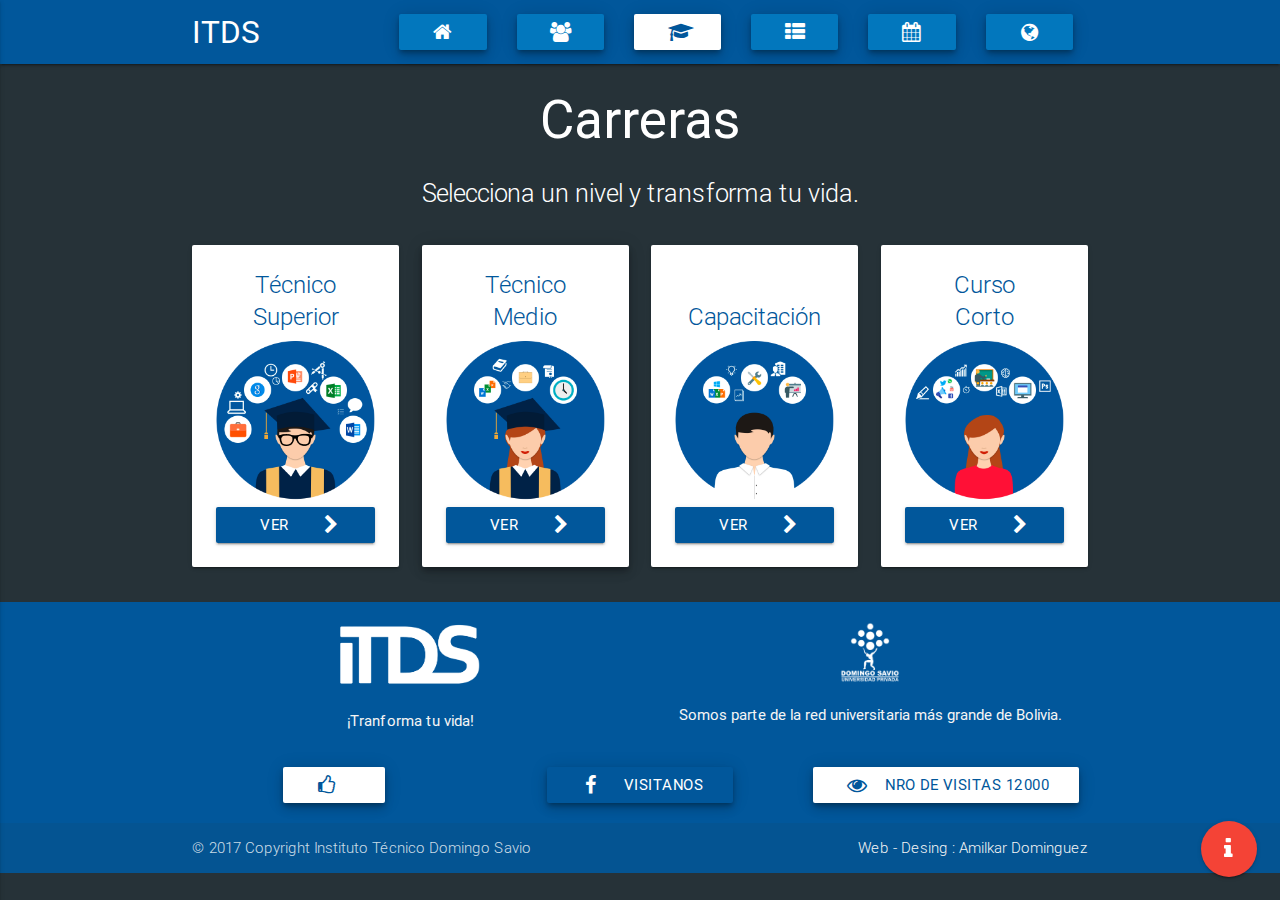
<file: view/carreras.html>
<!DOCTYPE html>
<html lang="es">

<head>
    <meta charset="UTF-8">
    <!--Let browser know website is optimized for mobile-->
    <meta name="viewport" content="width=device-width, initial-scale=1" />
    <!-- JS -->
    <script type="text/javascript" src="../js/jquery-3.1.1.js"></script>
    <script type="text/javascript" src="../materialize/js/materialize.js"></script>
    <script type="text/javascript" src="../materialize/js/init.js"></script>
    <!-- CSS -->
    <link rel="stylesheet" type="text/css" href="../materialize/css/materialize.css">
    <link rel="stylesheet" type="text/css" href="../fontello/css/fontello.css">
    <title>itds</title>
</head>

<body class="blue-grey darken-4">
    <header>
        <nav class="top-nav  light-blue darken-4">
            <div class="container">
                <a href="#!" data-activates="menuLateral" class="button-collapse top-nav full hide-on-large-only white-text waves-effect"><i class="icon-menu"></i></a>
                <a href="#!" class="brand-logo white-text">ITDS</a>
                <ul id="nav-mobile" class="right hide-on-med-and-down">
                    <li><a href="../index.html" class="btn light-blue darken-3 z-depth-3 tooltipped" data-position="bottom" data-delay="50"
                            data-tooltip="Inicio"><i class="icon-home"></i></a></li>
                    <li><a href="quienes-somos.html" class="btn light-blue darken-3 z-depth-3 tooltipped" data-position="bottom"
                            data-delay="50" data-tooltip="¿Quiénes Somos?"><i class="icon-users"></i></a></li>
                    <li><a href="carreras.html" class="btn white light-blue-text text-darken-4 z-depth-3 tooltipped" data-position="bottom"
                            data-delay="50" data-tooltip="Nuestras Carreras"><i class="icon-graduation-cap"></i></a></li>
                    <li><a href="notas.html" class="btn light-blue darken-3 z-depth-3 tooltipped" data-position="bottom" data-delay="50"
                            data-tooltip="Notas"><i class="icon-th-list"></i></a></li>
                    <li><a href="calendario.html" class="btn light-blue darken-3 z-depth-3 tooltipped" data-position="bottom"
                            data-delay="50" data-tooltip="Calendario Académico"><i class="icon-calendar"></i></a></li>
                    <li><a href="contactanos.html" class="btn light-blue darken-3 z-depth-3 tooltipped" data-position="bottom"
                            data-delay="50" data-tooltip="Contáctanos"><i class="icon-globe"></i></a></li>
                </ul>
            </div>
        </nav>
        <ul id="menuLateral" class="side-nav white-text light-blue darken-4">
            <li class="logo light-blue darken-4 z-depth-1">
                <div class="row">
                    <div class="col s6">
                        <h2><img src="../resources/images/logoITDS.png" class="responsive-img"></h2>
                    </div>
                    <div class="col s6">
                        <h2 class="btn-block waves-effect waves-light light-blue darken-4 white-text" onclick="CerrarSideNav();"><i class="icon-cancel-1"></i></h2>
</div>
</div>
</li>
<ul class="collapsible" data-collapsible="accordion">
    <li onclick="window.location='../index.html'">
<div class="collapsible-header"><i class="icon-home"></i>Inicio</div>
</li>
<li onclick="window.location='quienes-somos.html'">
<div class="collapsible-header"><i class="icon-users"></i>¿Quiénes Somos?</div>
</li>
<li onclick="window.location='carreras.html'" class="white light-blue-text text-darken-4">
<div class="collapsible-header"><i class="icon-graduation-cap"></i>Nuestas Carreras</div>
</li>
<li onclick="window.location='notas.html'">
<div class="collapsible-header"><i class="icon-th-list"></i>Notas</div>
</li>
<li onclick="window.location='calendario.html'">
<div class="collapsible-header"><i class="icon-calendar"></i>Calendario Académico</div>
</li>
<li onclick="window.location='contactanos.html'">
<div class="collapsible-header"><i class="icon-globe"></i>Contáctanos</div>
</li>
</ul>
</ul>
</header>
<main>
    <div class="container">
        <div class="row">
            <div class="col s12 m12 white-text">
                <h2 class="center-align">Carreras</h2>
                <p class="flow-text center-align">Selecciona un nivel y transforma tu vida.</p>
            </div>
            <div class="col s12 m3">
                <div class="card white">
                    <div class="card-content light-blue-text text-darken-4">
                        <span class="card-title center-align">Técnico<br>Superior</span>
                        <img src="../resources/images/tecnico_superior.png" class="responsive-img">
                        <center>
                            <a class="waves-effect waves-light btn light-blue darken-4" href="carreras/tec-superior.html"><i class="icon-right-open right"></i>Ver mas</a>
                        </center>
                    </div>
                </div>
            </div>
            <div class="col s12 m3">
                <div class="card white z-depth-3">
                    <div class="card-content light-blue-text text-darken-4">
                        <span class="card-title center-align">Técnico<br>Medio</span>
                        <img src="../resources/images/tecnico_medio.png" class="responsive-img">
                        <center>
                            <a class="waves-effect waves-light btn light-blue darken-4" href="carreras/tec-medio.html"><i class="icon-right-open right"></i>Ver mas</a>
                        </center>
                    </div>
                </div>
            </div>
            <div class="col s12 m3">
                <div class="card white">
                    <div class="card-content light-blue-text text-darken-4">
                        <span class="card-title center-align"><br>Capacitación</span>
                        <img src="../resources/images/capacitacion.png" class="responsive-img">
                        <center>
                            <a class="waves-effect waves-light btn light-blue darken-4" href="carreras/capacitacion.html"><i class="icon-right-open right"></i>Ver mas</a>
                        </center>
                    </div>
                </div>
            </div>
            <div class="col s12 m3">
                <div class="card white">
                    <div class="card-content light-blue-text text-darken-4">
                        <span class="card-title center-align">Curso<br>Corto</span>
                        <img src="../resources/images/curso_corto.png" class="responsive-img">
                        <center>
                            <a class="waves-effect waves-light btn light-blue darken-4" href="carreras/cursos-cortos.html"><i class="icon-right-open right"></i>Ver mas</a>
                        </center>
                    </div>
                </div>
            </div>
        </div>
    </div>
</main>
<footer class="page-footer light-blue darken-4 white-text">
    <div class="container">
        <div class="row">
            <div class="col s12 m6 l6">
                <center>
                    <img src="../resources/images/logoITDS.png" width="150">
                    <p class="grey-text text-lighten-4">¡Tranforma tu vida!</p>
                </center>
            </div>
            <div class="col s12 m6 l6">
                <center>
                    <img src="../resources/images/Log_UPDS_blanco.png" width="60">
                    <p class="grey-text text-lighten-4">Somos parte de la red universitaria más grande de Bolivia.</p>
                </center>
            </div>
        </div>
        <div class="row">
            <div class="col s12 m4 l4">
                <center>
                    <button class="waves-effect btn white light-blue-text text-darken-4 z-depth-3"><i class="icon-thumbs-up left"></i>
                        <div class="fb-like" data-href="https://www.facebook.com/ITDSTarija/?ref=ts&amp;fref=ts" data-layout="button" data-action="like" data-show-faces="false" data-share="true"></div>
            </button>
                </center>
            </div>
            <div class="col s12 m4 l4">
                <center>
                    <button class="waves-effect btn light-blue darken-4 white-text z-depth-3" onclick="window.open('https://www.facebook.com/ITDSTarija','_system');"><i class="icon-facebook left"></i>&nbsp;Visitanos</button>
</center>
</div>
<div class="col s12 m4 l4">
    <center>
        <a class="waves-effect btn btn-block white light-blue-text text-darken-4 z-depth-3"><i class="icon-eye left"></i>Nro de Visitas 12000</a>
    </center>
</div>
</div>
</div>
<div class="footer-copyright">
    <div class="container">
        © 2017 Copyright Instituto Técnico Domingo Savio
        <a class="grey-text text-lighten-4 right" href="#!">Web - Desing : Amilkar Dominguez</a>
    </div>
</div>
</footer>
<!--Inicio Botones Flotantes-->
<div class="fixed-action-btn horizontal">
    <a class="btn-floating btn-large red">
        <i class="icon-info"></i>
    </a>
    <ul>
        <li>
            <a class="btn-floating red" onclick="window.open('tel:65820535', '_system');"><i class="icon-phone"></i></a>
</li>
<li>
    <a class="btn-floating light-blue darken-4" onclick="window.open('https://www.facebook.com/ITDSTarija','_system');"><i class="icon-facebook"></i></a>
</li>
<li>
    <a class="btn-floating blue" onclick="window.open('https://m.me/ITDSTarija','_system');"><i class="icon-commenting"></i></a>
</li>
<li>
    <a class="btn-floating green" onclick="window.open('https://4m1lk4r.github.io/msg_itds','_system');"><i class="icon-whatsapp"></i></a>
</li>
</ul>
</div>
<!--Fin Botones Flotantes-->
<div id="fb-root"></div>
<script>(function (d, s, id) {
                                               var js, fjs = d.getElementsByTagName(s)[0];
                                               if (d.getElementById(id)) return;
                                               js = d.createElement(s); js.id = id;
                                               js.src = "//connect.facebook.net/es_ES/sdk.js#xfbml=1&version=v2.8";
                                               fjs.parentNode.insertBefore(js, fjs);
                                           } (document, 'script', 'facebook-jssdk'));</script>
<script type="text/javascript">
        function CerrarSideNav() {
            $('button-collapse').sideNav('hide');
            //Materialize.toast('Cerrando',4000);
        };
</script>
</body>

</html>
</file>
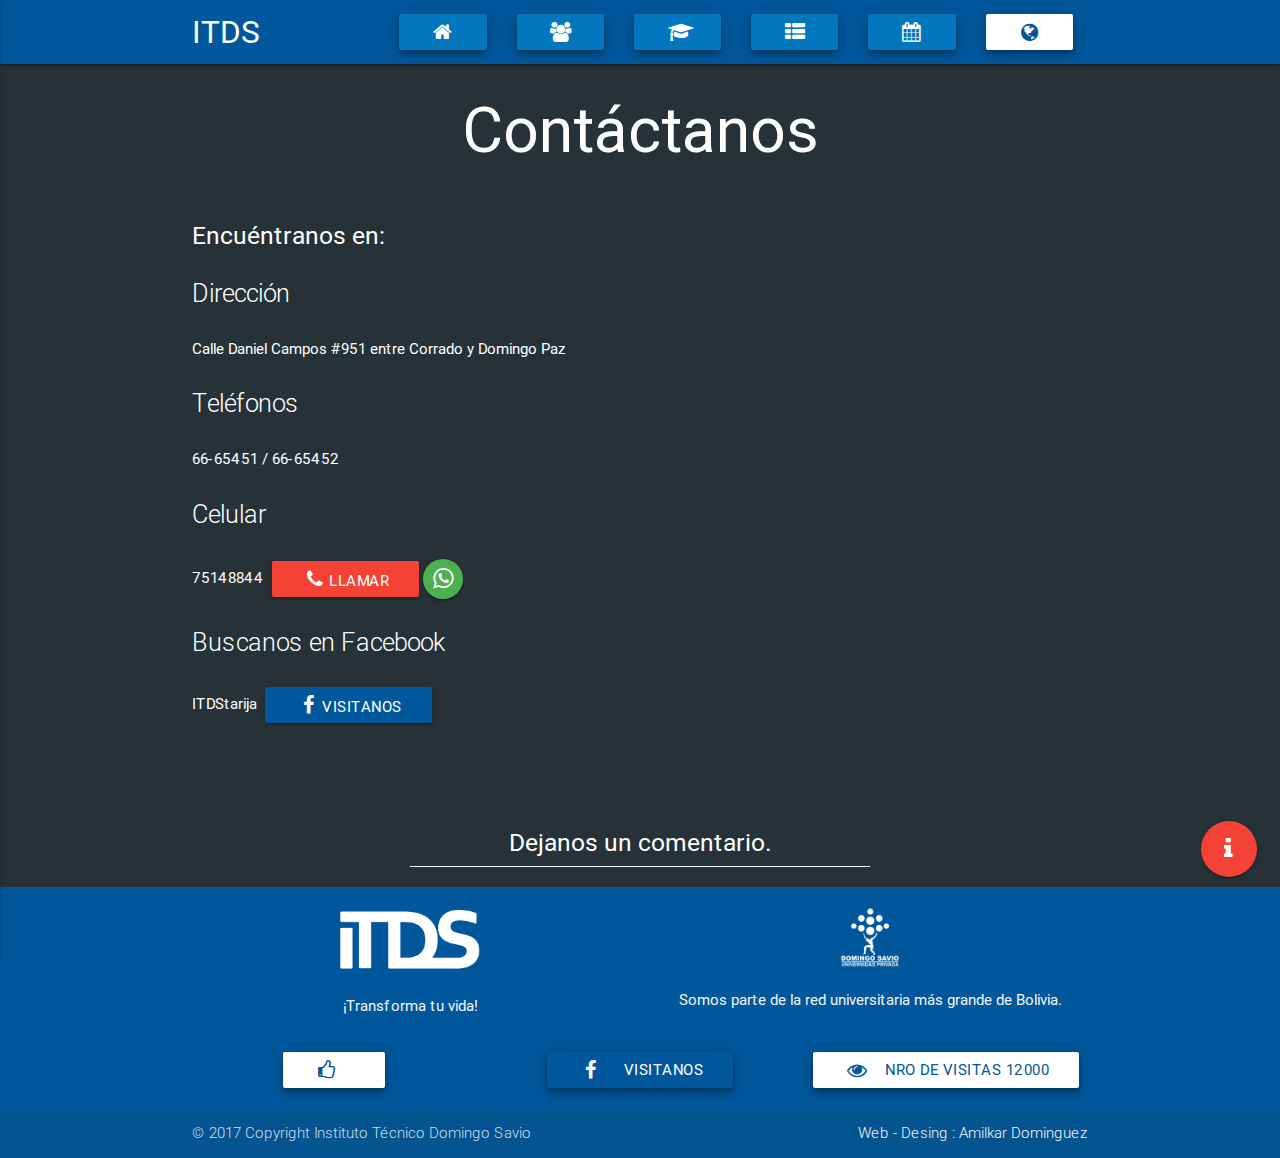
<file: view/contactanos.html>
<!DOCTYPE html>
<html lang="es">

<head>
    <meta charset="UTF-8">
    <!--Let browser know website is optimized for mobile-->
    <meta name="viewport" content="width=device-width, initial-scale=1" />
    <!-- JS -->
    <script type="text/javascript" src="../js/jquery-3.1.1.js"></script>
    <script type="text/javascript" src="../materialize/js/materialize.js"></script>
    <script type="text/javascript" src="../materialize/js/init.js"></script>
    <!-- CSS -->
    <link rel="stylesheet" type="text/css" href="../materialize/css/materialize.css">
    <link rel="stylesheet" type="text/css" href="../fontello/css/fontello.css">
    <link rel="shortcut icon" href="resources/ico/itds.ico">
    <title>| Instituto Técnico Domingo Savio Tarija</title>
</head>

<body class="blue-grey darken-4">
    <header>
        <nav class="top-nav  light-blue darken-4">
            <div class="container">
                <a href="#!" data-activates="menuLateral" class="button-collapse top-nav full hide-on-large-only white-text waves-effect"><i class="icon-menu"></i></a>
                <a class="brand-logo white-text">ITDS</a>
                <ul id="nav-mobile" class="right hide-on-med-and-down">
                    <li><a href="../index.html" class="btn light-blue darken-3 z-depth-3 tooltipped" data-position="bottom" data-delay="50"
                            data-tooltip="Inicio"><i class="icon-home"></i></a></li>
                    <li><a href="quienes-somos.html" class="btn light-blue darken-3 z-depth-3 tooltipped" data-position="bottom"
                            data-delay="50" data-tooltip="¿Quiénes Somos?"><i class="icon-users"></i></a></li>
                    <li><a href="carreras.html" class="btn light-blue darken-3 z-depth-3 tooltipped" data-position="bottom" data-delay="50"
                            data-tooltip="Nuestras Carreras"><i class="icon-graduation-cap"></i></a></li>
                    <li><a href="notas.html" class="btn light-blue darken-3 z-depth-3 tooltipped" data-position="bottom" data-delay="50"
                            data-tooltip="Notas"><i class="icon-th-list"></i></a></li>
                    <li><a href="calendario.html" class="btn light-blue darken-3 z-depth-3 tooltipped" data-position="bottom"
                            data-delay="50" data-tooltip="Calendario Académico"><i class="icon-calendar"></i></a></li>
                    <li><a href="contactanos.html" class="btn white light-blue-text text-darken-4 z-depth-3 tooltipped" data-position="bottom"
                            data-delay="50" data-tooltip="Contáctanos"><i class="icon-globe"></i></a></li>
                </ul>
            </div>
        </nav>
        <ul id="menuLateral" class="side-nav white-text light-blue darken-4">
            <li class="logo light-blue darken-4 z-depth-1">
                <div class="row">
                    <div class="col s6">
                        <h2><img src="../resources/images/logoITDS.png" class="responsive-img"></h2>
                    </div>
                    <div class="col s6">
                        <h2 class="btn-block waves-effect waves-light light-blue darken-4 white-text" onclick="CerrarSideNav();"><i class="icon-cancel-1"></i></h2>
</div>
</div>
</li>
<ul class="collapsible" data-collapsible="accordion">
    <li onclick="window.location='../index.html'">
<div class="collapsible-header"><i class="icon-home"></i>Inicio</div>
</li>
<li onclick="window.location='quienes-somos.html'">
<div class="collapsible-header"><i class="icon-users"></i>¿Quiénes Somos?</div>
</li>
<li onclick="window.location='carreras.html'">
<div class="collapsible-header"><i class="icon-graduation-cap"></i>Nuestas Carreras</div>
</li>
<li onclick="window.location='notas.html'">
<div class="collapsible-header"><i class="icon-th-list"></i>Notas</div>
</li>
<li onclick="window.location='calendario.html'">
<div class="collapsible-header"><i class="icon-calendar"></i>Calendario Académico</div>
</li>
<li onclick="window.location='contactanos.html'" class="white light-blue-text text-darken-4">
<div class="collapsible-header"><i class="icon-globe"></i>Contáctanos</div>
</li>
</ul>
</ul>
</header>
<main>
    <div class="container">
        <div class="row">
            <div class="col s12 m12 l12">
                <h1 class="center-align white-text ">Contáctanos</h1>
            </div>
        </div>
        <div class="row">
            <div class="col s12 m6 l6 white-text">
                <h5 class="left-align">Encuéntranos en:</h5>
                <p class="flow-text left-align">Dirección</p>
                <p class="left-align">Calle Daniel Campos #951 entre Corrado y Domingo Paz</p>
                <p class="flow-text left-align">Teléfonos</p>
                <p class="left-align">66-65451 / 66-65452</p>
                <p class="flow-text left-align">Celular</p>
                <p class="left-align">75148844&nbsp
                    <button class="waves-effect waves-light btn red" onclick="window.open('tel:65820535', '_system');"><i class="icon-phone"></i>Llamar</button>&nbsp<button class="btn-floating waves-effect waves-light green" onclick="window.open('https://4m1lk4r.github.io/msg_itds','_system');"><i class="icon-whatsapp"></i></button>
</p>
<p class="flow-text left-align">Buscanos en Facebook</p>
<p class="left-align">ITDStarija&nbsp
    <button class="waves-effect waves-light btn light-blue darken-4 white" onclick="window.open('https://www.facebook.com/ITDSTarija','_system');"><i class="icon-facebook"></i>Visitanos</button>
</p>
</div>
<div class="col s12 m6 l6 white-text">
    <iframe width="100%" height="600" frameborder="0" scrolling="no" marginheight="0" marginwidth="0" src="https://www.google.com/maps/embed?pb=!1m18!1m12!1m3!1d3711.402486656183!2d-64.73202400000004!3d-21.531111999999993!2m3!1f0!2f0!3f0!3m2!1i1024!2i768!4f13.1!3m3!1m2!1s0x94064809bb187429%3A0x298cd29b61717ed7!2sInstituto+T%C3%A9cnico+Domingo+Savio!5e0!3m2!1ses!2sbo!4v1440188159583"
        width="800" height="600" frameborder="0" style="border:0" allowfullscreen></iframe>
</div>
<div class="col s12 m12 l12">
    <h5 class="center-align white-text">Dejanos un comentario.</h5>
</div>
<div class="col m3 l3"></div>
<div class="col s12 m6 l6 white">
    <div id="fb-root"></div>
    <script>(function (d, s, id) {
                                                                                        var js, fjs = d.getElementsByTagName(s)[0];
                                                                                        if (d.getElementById(id)) return;
                                                                                        js = d.createElement(s); js.id = id;
                                                                                        js.src = "//connect.facebook.net/es_LA/sdk.js#xfbml=1&version=v2.8";
                                                                                        fjs.parentNode.insertBefore(js, fjs);
                                                                                    } (document, 'script', 'facebook-jssdk'));</script>
<center>
    <div class="fb-comments" data-href="http://www.itdstarija.com/" data-width="400" data-numposts="5"></div>
</center>
</div>
<div class="col m3 l3"></div>


</div>
</main>

<footer class="page-footer light-blue darken-4 white-text">
    <div class="container">
        <div class="row">
            <div class="col s12 m6 l6">
                <center>
                    <img src="../resources/images/logoITDS.png" width="150">
                    <p class="grey-text text-lighten-4">¡Transforma tu vida!</p>
                </center>
            </div>
            <div class="col s12 m6 l6">
                <center>
                    <img src="../resources/images/Log_UPDS_blanco.png" width="60">
                    <p class="grey-text text-lighten-4">Somos parte de la red universitaria más grande de Bolivia.</p>
                </center>
            </div>
        </div>
        <div class="row">
            <div class="col s12 m4 l4">
                <center>
                    <button class="waves-effect btn white light-blue-text text-darken-4 z-depth-3"><i class="icon-thumbs-up left"></i>
                        <div class="fb-like" data-href="https://www.facebook.com/ITDSTarija/?ref=ts&amp;fref=ts" data-layout="button" data-action="like" data-show-faces="false" data-share="true"></div>
            </button>
                </center>
            </div>
            <div class="col s12 m4 l4">
                <center>
                    <button class="waves-effect btn light-blue darken-4 white-text z-depth-3" onclick="window.open('https://www.facebook.com/ITDSTarija','_system');"><i class="icon-facebook left"></i>&nbsp;Visitanos</button>
</center>
</div>
<div class="col s12 m4 l4">
    <center>
        <a class="waves-effect btn btn-block white light-blue-text text-darken-4 z-depth-3"><i class="icon-eye left"></i>Nro de Visitas 12000</a>
    </center>
</div>
</div>
</div>
<div class="footer-copyright">
    <div class="container">
        © 2017 Copyright Instituto Técnico Domingo Savio
        <a class="grey-text text-lighten-4 right" href="#!">Web - Desing : Amilkar Dominguez</a>
    </div>
</div>
</footer>
<!--Inicio Botones Flotantes-->
<div class="fixed-action-btn horizontal">
    <a class="btn-floating btn-large red">
        <i class="icon-info"></i>
    </a>
    <ul>
        <li>
            <a class="btn-floating red" onclick="window.open('tel:65820535', '_system');"><i class="icon-phone"></i></a>
</li>
<li>
    <a class="btn-floating light-blue darken-4" onclick="window.open('https://www.facebook.com/ITDSTarija','_system');"><i class="icon-facebook"></i></a>
</li>
<li>
    <a class="btn-floating blue" onclick="window.open('https://m.me/ITDSTarija','_system');"><i class="icon-commenting"></i></a>
</li>
<li>
    <a class="btn-floating green" onclick="window.open('https://4m1lk4r.github.io/msg_itds','_system');"><i class="icon-whatsapp"></i></a>
</li>
</ul>
</div>
<!--Fin Botones Flotantes-->
<div id="fb-root"></div>
<script>(function (d, s, id) {
                                               var js, fjs = d.getElementsByTagName(s)[0];
                                               if (d.getElementById(id)) return;
                                               js = d.createElement(s); js.id = id;
                                               js.src = "//connect.facebook.net/es_ES/sdk.js#xfbml=1&version=v2.8";
                                               fjs.parentNode.insertBefore(js, fjs);
                                           } (document, 'script', 'facebook-jssdk'));</script>
<script type="text/javascript">
        function CerrarSideNav() {
            $('button-collapse').sideNav('hide');
            //Materialize.toast('Cerrando',4000);
        };
</script>
</body>

</html>
</file>
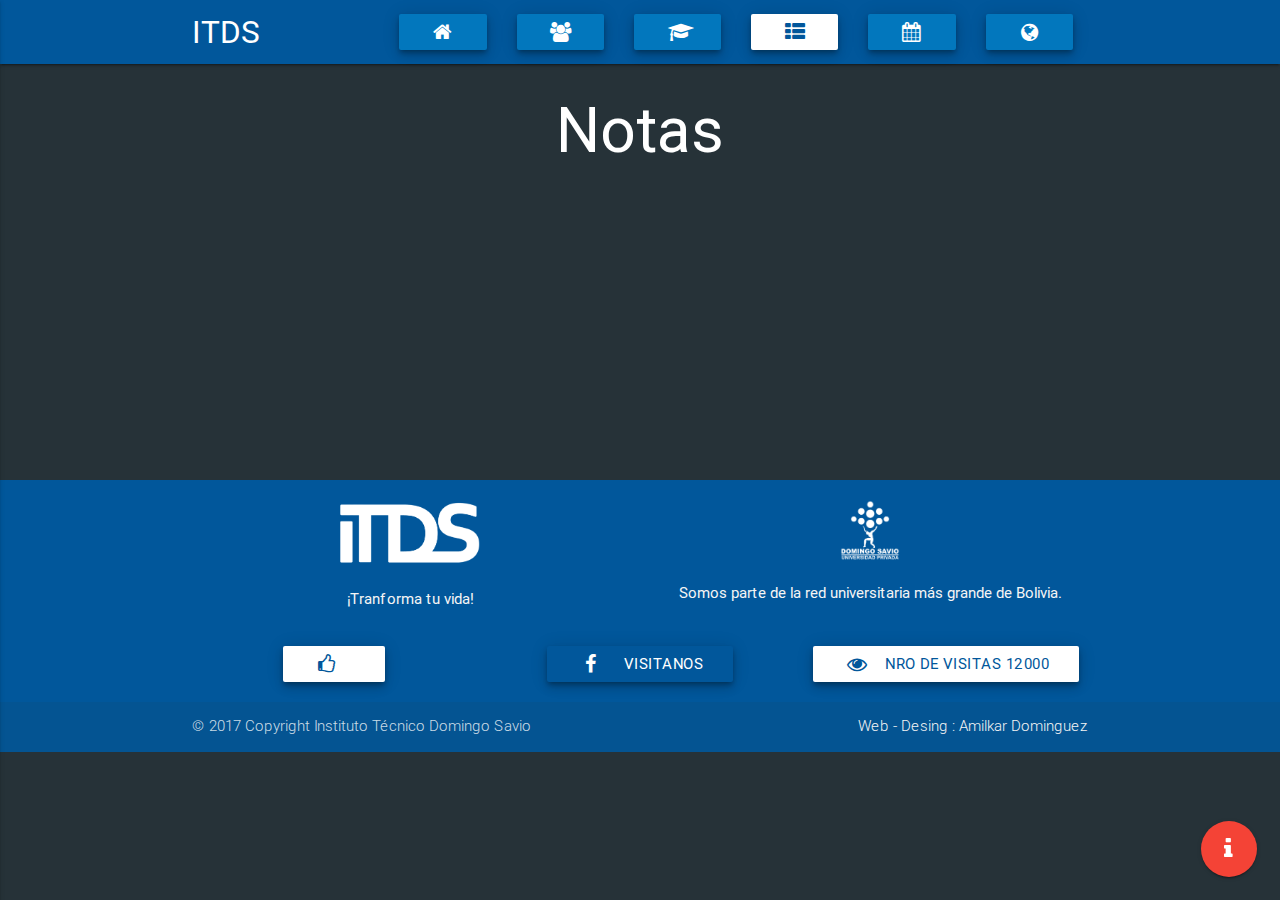
<file: view/notas.html>
<!DOCTYPE html>
<html lang="es">

<head>
    <meta charset="UTF-8">
    <!--Let browser know website is optimized for mobile-->
    <meta name="viewport" content="width=device-width, initial-scale=1" />
    <!-- JS -->
    <script type="text/javascript" src="../js/jquery-3.1.1.js"></script>
    <script type="text/javascript" src="../materialize/js/materialize.js"></script>
    <script type="text/javascript" src="../materialize/js/init.js"></script>
    <!-- CSS -->
    <link rel="stylesheet" type="text/css" href="../materialize/css/materialize.css">
    <link rel="stylesheet" type="text/css" href="../fontello/css/fontello.css">
    <title>itds</title>
</head>

<body class="blue-grey darken-4">
    <header>
        <nav class="top-nav  light-blue darken-4">
            <div class="container">
                <a href="#!" data-activates="menuLateral" class="button-collapse top-nav full hide-on-large-only white-text waves-effect"><i class="icon-menu"></i></a>
                <a href="#!" class="brand-logo white-text">ITDS</a>
                <ul id="nav-mobile" class="right hide-on-med-and-down">
                    <li><a href="../index.html" class="btn light-blue darken-3 z-depth-3 tooltipped" data-position="bottom" data-delay="50"
                            data-tooltip="Inicio"><i class="icon-home"></i></a></li>
                    <li><a href="quienes-somos.html" class="btn light-blue darken-3 z-depth-3 tooltipped" data-position="bottom"
                            data-delay="50" data-tooltip="¿Quiénes Somos?"><i class="icon-users"></i></a></li>
                    <li><a href="carreras.html" class="btn light-blue darken-3 z-depth-3 tooltipped" data-position="bottom" data-delay="50"
                            data-tooltip="Nuestras Carreras"><i class="icon-graduation-cap"></i></a></li>
                    <li><a href="notas.html" class="btn white light-blue-text text-darken-4 z-depth-3 tooltipped" data-position="bottom" data-delay="50"
                            data-tooltip="Notas"><i class="icon-th-list"></i></a></li>
                    <li><a href="calendario.html" class="btn light-blue darken-3 z-depth-3 tooltipped" data-position="bottom"
                            data-delay="50" data-tooltip="Calendario Académico"><i class="icon-calendar"></i></a></li>
                    <li><a href="contactanos.html" class="btn light-blue darken-3 z-depth-3 tooltipped" data-position="bottom"
                            data-delay="50" data-tooltip="Contáctanos"><i class="icon-globe"></i></a></li>
                </ul>
            </div>
        </nav>
        <ul id="menuLateral" class="side-nav white-text light-blue darken-4">
            <li class="logo light-blue darken-4 z-depth-1">
                <div class="row">
                    <div class="col s6">
                        <h2><img src="../resources/images/logoITDS.png" class="responsive-img"></h2>
                    </div>
                    <div class="col s6">
                        <h2 class="btn-block waves-effect waves-light light-blue darken-4 white-text" onclick="CerrarSideNav();"><i class="icon-cancel-1"></i></h2>
                    </div>
                    </div>
                    </li>
                    <ul class="collapsible" data-collapsible="accordion">
                        <li onclick="window.location='../index.html'">
                    <div class="collapsible-header"><i class="icon-home"></i>Inicio</div>
                    </li>
                    <li onclick="window.location='quienes-somos.html'">
                    <div class="collapsible-header"><i class="icon-users"></i>¿Quiénes Somos?</div>
                    </li>
                    <li onclick="window.location='carreras.html'">
                    <div class="collapsible-header"><i class="icon-graduation-cap"></i>Nuestas Carreras</div>
                    </li>
                    <li onclick="window.location='notas.html'" class="white light-blue-text text-darken-4">
                    <div class="collapsible-header"><i class="icon-th-list"></i>Notas</div>
                    </li>
                    <li onclick="window.location='calendario.html'">
                    <div class="collapsible-header"><i class="icon-calendar"></i>Calendario Académico</div>
                    </li>
                    <li onclick="window.location='contactanos.html'">
                    <div class="collapsible-header"><i class="icon-globe"></i>Contáctanos</div>
                    </li>
                    </ul>
                    </ul>
</header>
<main>
    <div class="container">
        <div class="row">
            <div class="col s12">
                <h1 class="center-align white-text ">Notas</h1><br><br><br><br><br><br><br><br><br><br><br><br>
            </div>
        </div>
    </div>
</main>
<footer class="page-footer light-blue darken-4 white-text">
    <div class="container">
        <div class="row">
            <div class="col s12 m6 l6">
                <center>
                    <img src="../resources/images/logoITDS.png" width="150">
                    <p class="grey-text text-lighten-4">¡Tranforma tu vida!</p>
                </center>
            </div>
            <div class="col s12 m6 l6">
                <center>
                    <img src="../resources/images/Log_UPDS_blanco.png" width="60">
                    <p class="grey-text text-lighten-4">Somos parte de la red universitaria más grande de Bolivia.</p>
                </center>
            </div>
        </div>
        <div class="row">
            <div class="col s12 m4 l4">
                <center>
                    <button class="waves-effect btn white light-blue-text text-darken-4 z-depth-3"><i class="icon-thumbs-up left"></i>
                        <div class="fb-like" data-href="https://www.facebook.com/ITDSTarija/?ref=ts&amp;fref=ts" data-layout="button" data-action="like" data-show-faces="false" data-share="true"></div>
            </button>
                </center>
            </div>
            <div class="col s12 m4 l4">
                <center>
                    <button class="waves-effect btn light-blue darken-4 white-text z-depth-3" onclick="window.open('https://www.facebook.com/ITDSTarija','_system');"><i class="icon-facebook left"></i>&nbsp;Visitanos</button>
</center>
</div>
<div class="col s12 m4 l4">
    <center>
        <a class="waves-effect btn btn-block white light-blue-text text-darken-4 z-depth-3"><i class="icon-eye left"></i>Nro de Visitas 12000</a>
    </center>
</div>
</div>
</div>
<div class="footer-copyright">
    <div class="container">
        © 2017 Copyright Instituto Técnico Domingo Savio
        <a class="grey-text text-lighten-4 right" href="#!">Web - Desing : Amilkar Dominguez</a>
    </div>
</div>
</footer>
<!--Inicio Botones Flotantes-->
<div class="fixed-action-btn horizontal">
    <a class="btn-floating btn-large red">
        <i class="icon-info"></i>
    </a>
    <ul>
        <li>
            <a class="btn-floating red" onclick="window.open('tel:65820535', '_system');"><i class="icon-phone"></i></a>
</li>
<li>
    <a class="btn-floating light-blue darken-4" onclick="window.open('https://www.facebook.com/ITDSTarija','_system');"><i class="icon-facebook"></i></a>
</li>
<li>
    <a class="btn-floating blue" onclick="window.open('https://m.me/ITDSTarija','_system');"><i class="icon-commenting"></i></a>
</li>
<li>
    <a class="btn-floating green" onclick="window.open('https://4m1lk4r.github.io/msg_itds','_system');"><i class="icon-whatsapp"></i></a>
</li>
</ul>
</div>
<!--Fin Botones Flotantes-->
<div id="fb-root"></div>
<script>(function (d, s, id) {
                                               var js, fjs = d.getElementsByTagName(s)[0];
                                               if (d.getElementById(id)) return;
                                               js = d.createElement(s); js.id = id;
                                               js.src = "//connect.facebook.net/es_ES/sdk.js#xfbml=1&version=v2.8";
                                               fjs.parentNode.insertBefore(js, fjs);
                                           } (document, 'script', 'facebook-jssdk'));</script>
<script type="text/javascript">
        function CerrarSideNav() {
            $('button-collapse').sideNav('hide');
            //Materialize.toast('Cerrando',4000);
        };
</script>
</body>

</html>
</file>
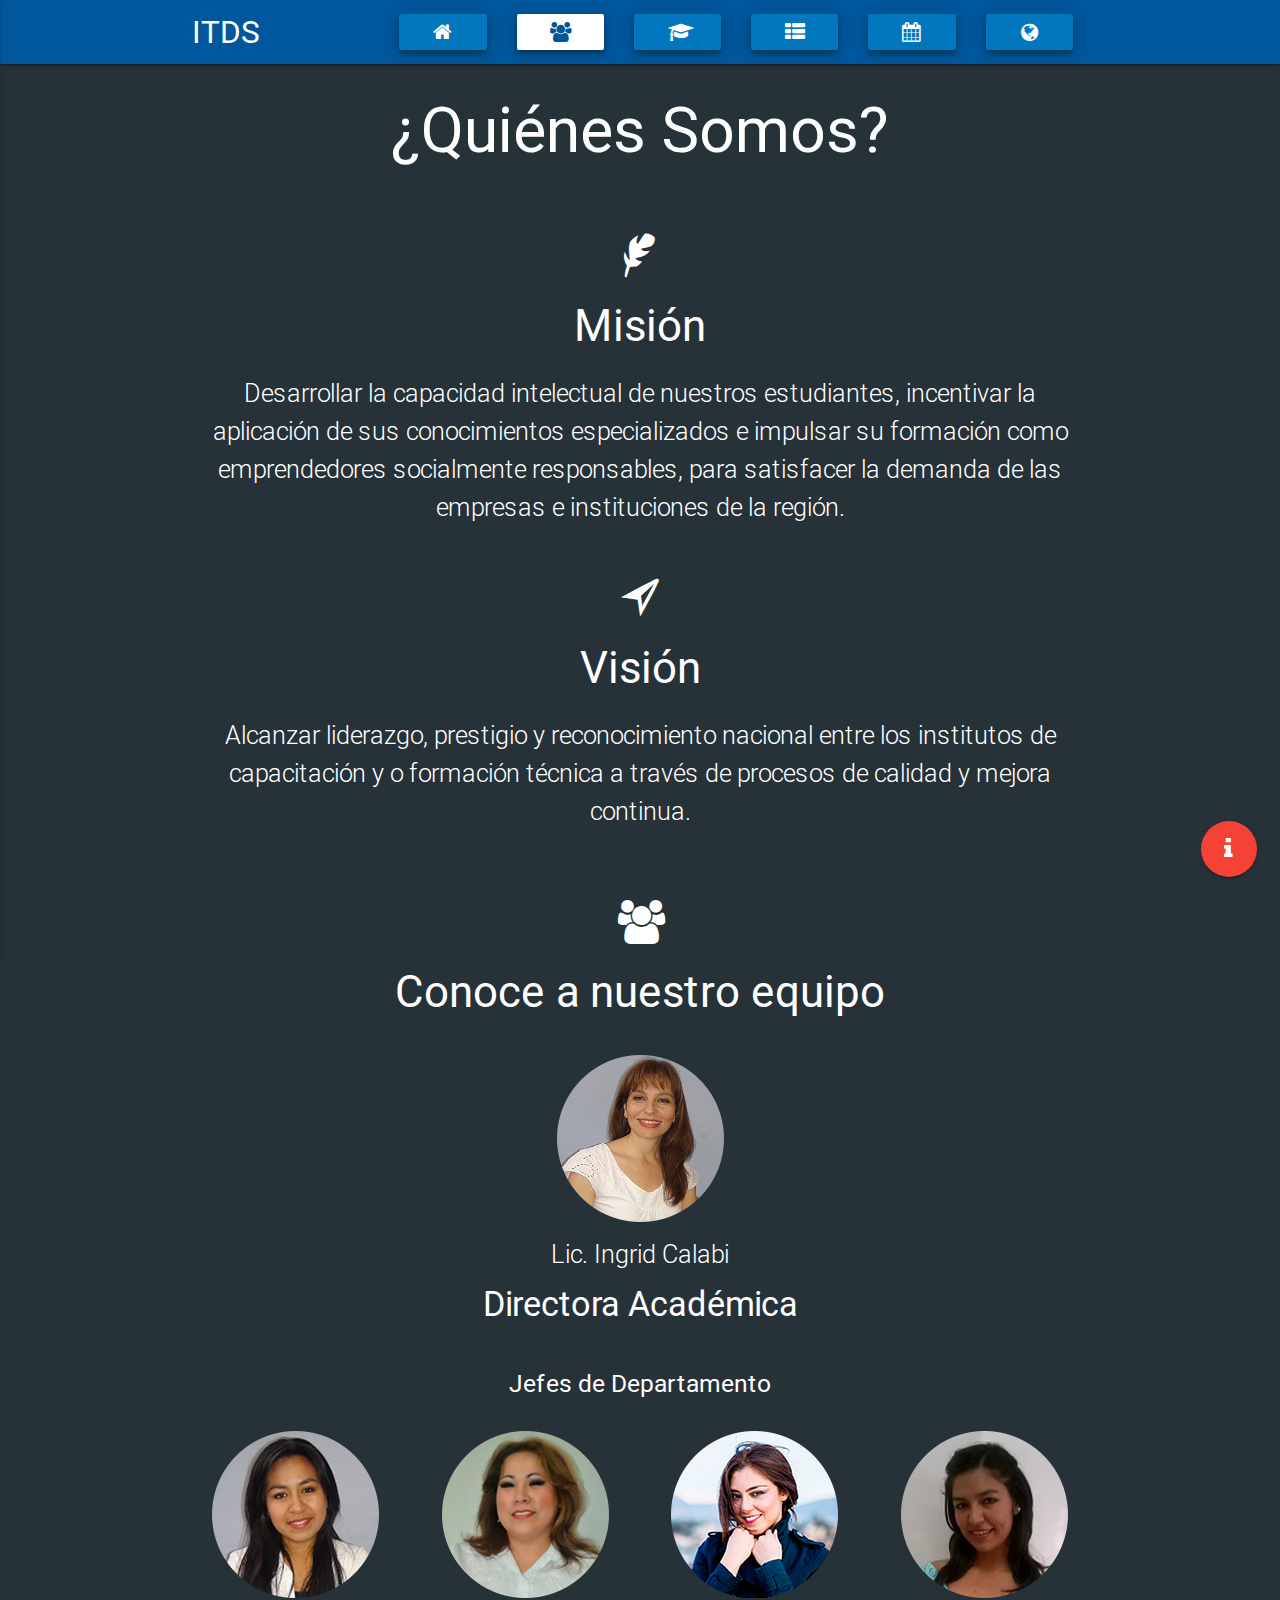
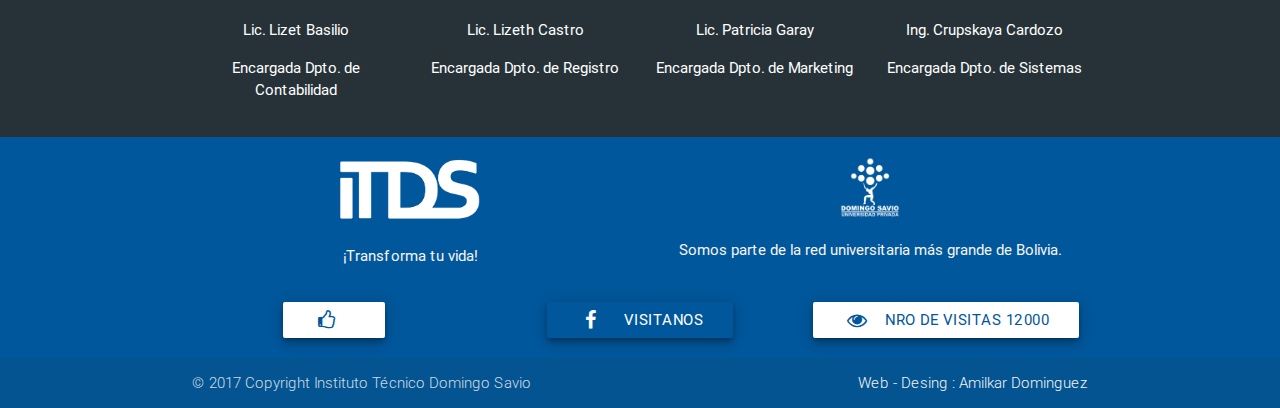
<file: view/quienes-somos.html>
<!DOCTYPE html>
<html lang="es">

<head>
    <meta charset="UTF-8">
    <!--Let browser know website is optimized for mobile-->
    <meta name="viewport" content="width=device-width, initial-scale=1" />
    <!-- JS -->
    <script type="text/javascript" src="../js/jquery-3.1.1.js"></script>
    <script type="text/javascript" src="../materialize/js/materialize.js"></script>
    <script type="text/javascript" src="../materialize/js/init.js"></script>
    <!-- CSS -->
    <link rel="stylesheet" type="text/css" href="../materialize/css/materialize.css">
    <link rel="stylesheet" type="text/css" href="../fontello/css/fontello.css">
    <link rel="shortcut icon" href="../resources/ico/itds.ico">
    <title>| Instituto Técnico Domingo Savio Tarija</title>
</head>

<body class="blue-grey darken-4">
    <header>
        <nav class="top-nav  light-blue darken-4">
            <div class="container">
                <a href="#!" data-activates="menuLateral" class="button-collapse top-nav full hide-on-large-only white-text waves-effect"><i class="icon-menu"></i></a>
                <a  class="brand-logo white-text">ITDS</a>
                <ul id="nav-mobile" class="right hide-on-med-and-down">
                    <li><a href="../index.html" class="btn light-blue darken-3 z-depth-3 tooltipped" data-position="bottom" data-delay="50"
                            data-tooltip="Inicio"><i class="icon-home"></i></a></li>
                    <li><a href="quienes-somos.html" class="btn white light-blue-text text-darken-4 z-depth-3 tooltipped" data-position="bottom"
                            data-delay="50" data-tooltip="¿Quiénes Somos?"><i class="icon-users"></i></a></li>
                    <li><a href="carreras.html" class="btn light-blue darken-3 z-depth-3 tooltipped" data-position="bottom" data-delay="50"
                            data-tooltip="Nuestras Carreras"><i class="icon-graduation-cap"></i></a></li>
                    <li><a href="notas.html" class="btn light-blue darken-3 z-depth-3 tooltipped" data-position="bottom" data-delay="50"
                            data-tooltip="Notas"><i class="icon-th-list"></i></a></li>
                    <li><a href="calendario.html" class="btn light-blue darken-3 z-depth-3 tooltipped" data-position="bottom"
                            data-delay="50" data-tooltip="Calendario Académico"><i class="icon-calendar"></i></a></li>
                    <li><a href="contactanos.html" class="btn light-blue darken-3 z-depth-3 tooltipped" data-position="bottom"
                            data-delay="50" data-tooltip="Contáctanos"><i class="icon-globe"></i></a></li>
                </ul>
            </div>
        </nav>
        <ul id="menuLateral" class="side-nav white-text light-blue darken-4">
            <li class="logo light-blue darken-4 z-depth-1">
                <div class="row">
                    <div class="col s6">
                        <h2><img src="../resources/images/logoITDS.png" class="responsive-img"></h2>
                    </div>
                    <div class="col s6">
                        <h2 class="btn-block waves-effect waves-light light-blue darken-4 white-text" onclick="CerrarSideNav();"><i class="icon-cancel-1"></i></h2>
</div>
</div>
</li>
<ul class="collapsible" data-collapsible="accordion">
    <li onclick="window.location='../index.html'">
<div class="collapsible-header"><i class="icon-home"></i>Inicio</div>
</li>
<li onclick="window.location='quienes-somos.html'" class="white light-blue-text text-darken-4">
<div class="collapsible-header"><i class="icon-users"></i>¿Quiénes Somos?</div>
</li>
<li onclick="window.location='carreras.html'">
<div class="collapsible-header"><i class="icon-graduation-cap"></i>Nuestas Carreras</div>
</li>
<li onclick="window.location='notas.html'">
<div class="collapsible-header"><i class="icon-th-list"></i>Notas</div>
</li>
<li onclick="window.location='calendario.html'">
<div class="collapsible-header"><i class="icon-calendar"></i>Calendario Académico</div>
</li>
<li onclick="window.location='contactanos.html'">
<div class="collapsible-header"><i class="icon-globe"></i>Contáctanos</div>
</li>
</ul>
</ul>
</header>
<main>
    <div class="container">
        <div class="row">
            <div class="col s12">
                <h1 class="center-align white-text ">¿Quiénes Somos?</h1>
            </div>
        </div>
        <div class="row">
            <div class="col s12 m12 l12 white-text">
                <h3 class="center-align"><i class="icon-feather"></i></h3>
                <h3 class="center-align">Misión</h3>
                <p class="flow-text center-align">Desarrollar la capacidad intelectual de nuestros estudiantes, incentivar la aplicación de sus conocimientos
                    especializados e impulsar su formación como emprendedores socialmente responsables, para satisfacer la
                    demanda de las empresas e instituciones de la región.</p>
            </div>
            <div class="col s12 m12 l12 white-text">
                <h3 class="center-align"><i class="icon-direction-1"></i></h3>
                <h3 class="center-align">Visión</h3>
                <p class="flow-text center-align">Alcanzar liderazgo, prestigio y reconocimiento nacional entre los institutos de capacitación y o formación
                    técnica a través de procesos de calidad y mejora continua.</p>
            </div>
        </div>
        <div class="row">
            <div class="col s12 m12 l12 white-text">
                <h3 class="center-align"><i class="icon-users"></i></h3>
                <h3 class="center-align">Conoce a nuestro equipo</h3>
            </div>
        </div>
        <div class="row">
            <div class="col s12 m12 l12 white-text">
                <center>
                    <img src="../resources/dpto/member1.png" class="responsive-img">
                </center>
                <h5 class="flow-text center-align">Lic. Ingrid Calabi</h5>
                <h4 class="center-align">Directora Académica</h4>
            </div>
        </div>
        <div class="row">


            <div class="col s12 m12 l12 white-text">
                <h5 class="center-align">Jefes de Departamento</h5>
                <br>
            </div>
            <div class="col s12 m3 l3 white-text">
                <center>
                    <img src="../resources/dpto/member2.png" class="responsive-img">
                </center>
                <p class="center-align">Lic. Lizet Basilio</p>
                <p class="center-align">Encargada Dpto. de Contabilidad</p>
            </div>
            <div class="col s12 m3 l3 white-text">
                <center>
                    <img src="../resources/dpto/member3.png" class="responsive-img">
                </center>
                <p class="center-align">Lic. Lizeth Castro</p>
                <p class="center-align">Encargada Dpto. de Registro</p>
            </div>
            <div class="col s12 m3 l3 white-text">
                <center>
                    <img src="../resources/dpto/member4.png" class="responsive-img">
                </center>
                <p class="center-align">Lic. Patricia Garay</p>
                <p class="center-align">Encargada Dpto. de Marketing</p>
            </div>
            <div class="col s12 m3 l3 white-text">
                <center>
                    <img src="../resources/dpto/member5.png" class="responsive-img">
                </center>
                <p class="center-align">Ing. Crupskaya Cardozo</p>
                <p class="center-align">Encargada Dpto. de Sistemas</p>
            </div>
        </div>
    </div>
</main>
<footer class="page-footer light-blue darken-4 white-text">
    <div class="container">
        <div class="row">
            <div class="col s12 m6 l6">
                <center>
                    <img src="../resources/images/logoITDS.png" width="150">
                    <p class="grey-text text-lighten-4">¡Transforma tu vida!</p>
                </center>
            </div>
            <div class="col s12 m6 l6">
                <center>
                    <img src="../resources/images/Log_UPDS_blanco.png" width="60">
                    <p class="grey-text text-lighten-4">Somos parte de la red universitaria más grande de Bolivia.</p>
                </center>
            </div>
        </div>
        <div class="row">
            <div class="col s12 m4 l4">
                <center>
                    <button class="waves-effect btn white light-blue-text text-darken-4 z-depth-3"><i class="icon-thumbs-up left"></i>
                        <div class="fb-like" data-href="https://www.facebook.com/ITDSTarija/?ref=ts&amp;fref=ts" data-layout="button" data-action="like" data-show-faces="false" data-share="true"></div>
            </button>
                </center>
            </div>
            <div class="col s12 m4 l4">
                <center>
                    <button class="waves-effect btn light-blue darken-4 white-text z-depth-3" onclick="window.open('https://www.facebook.com/ITDSTarija','_system');"><i class="icon-facebook left"></i>&nbsp;Visitanos</button>
</center>
</div>
<div class="col s12 m4 l4">
    <center>
        <a class="waves-effect btn btn-block white light-blue-text text-darken-4 z-depth-3"><i class="icon-eye left"></i>Nro de Visitas 12000</a>
    </center>
</div>
</div>
</div>
<div class="footer-copyright">
    <div class="container">
        © 2017 Copyright Instituto Técnico Domingo Savio
        <a class="grey-text text-lighten-4 right" href="#!">Web - Desing : Amilkar Dominguez</a>
    </div>
</div>
</footer>
<!--Inicio Botones Flotantes-->
<div class="fixed-action-btn horizontal">
    <a class="btn-floating btn-large red">
        <i class="icon-info"></i>
    </a>
    <ul>
        <li>
            <a class="btn-floating red" onclick="window.open('tel:65820535', '_system');"><i class="icon-phone"></i></a>
</li>
<li>
    <a class="btn-floating light-blue darken-4" onclick="window.open('https://www.facebook.com/ITDSTarija','_system');"><i class="icon-facebook"></i></a>
</li>
<li>
    <a class="btn-floating blue" onclick="window.open('https://m.me/ITDSTarija','_system');"><i class="icon-commenting"></i></a>
</li>
<li>
    <a class="btn-floating green" onclick="window.open('https://4m1lk4r.github.io/msg_itds','_system');"><i class="icon-whatsapp"></i></a>
</li>
</ul>
</div>
<!--Fin Botones Flotantes-->
<div id="fb-root"></div>
<script>(function (d, s, id) {
                                               var js, fjs = d.getElementsByTagName(s)[0];
                                               if (d.getElementById(id)) return;
                                               js = d.createElement(s); js.id = id;
                                               js.src = "//connect.facebook.net/es_ES/sdk.js#xfbml=1&version=v2.8";
                                               fjs.parentNode.insertBefore(js, fjs);
                                               } (document, 'script', 'fac                                               ));</script>
<script type="text/javascript">
        function CerrarSideNav() {
            $('button-collapse').s'hide');
            //Materialize.toast('Cerrando',4000);
        };
</script>
</body>

</html>
</file>
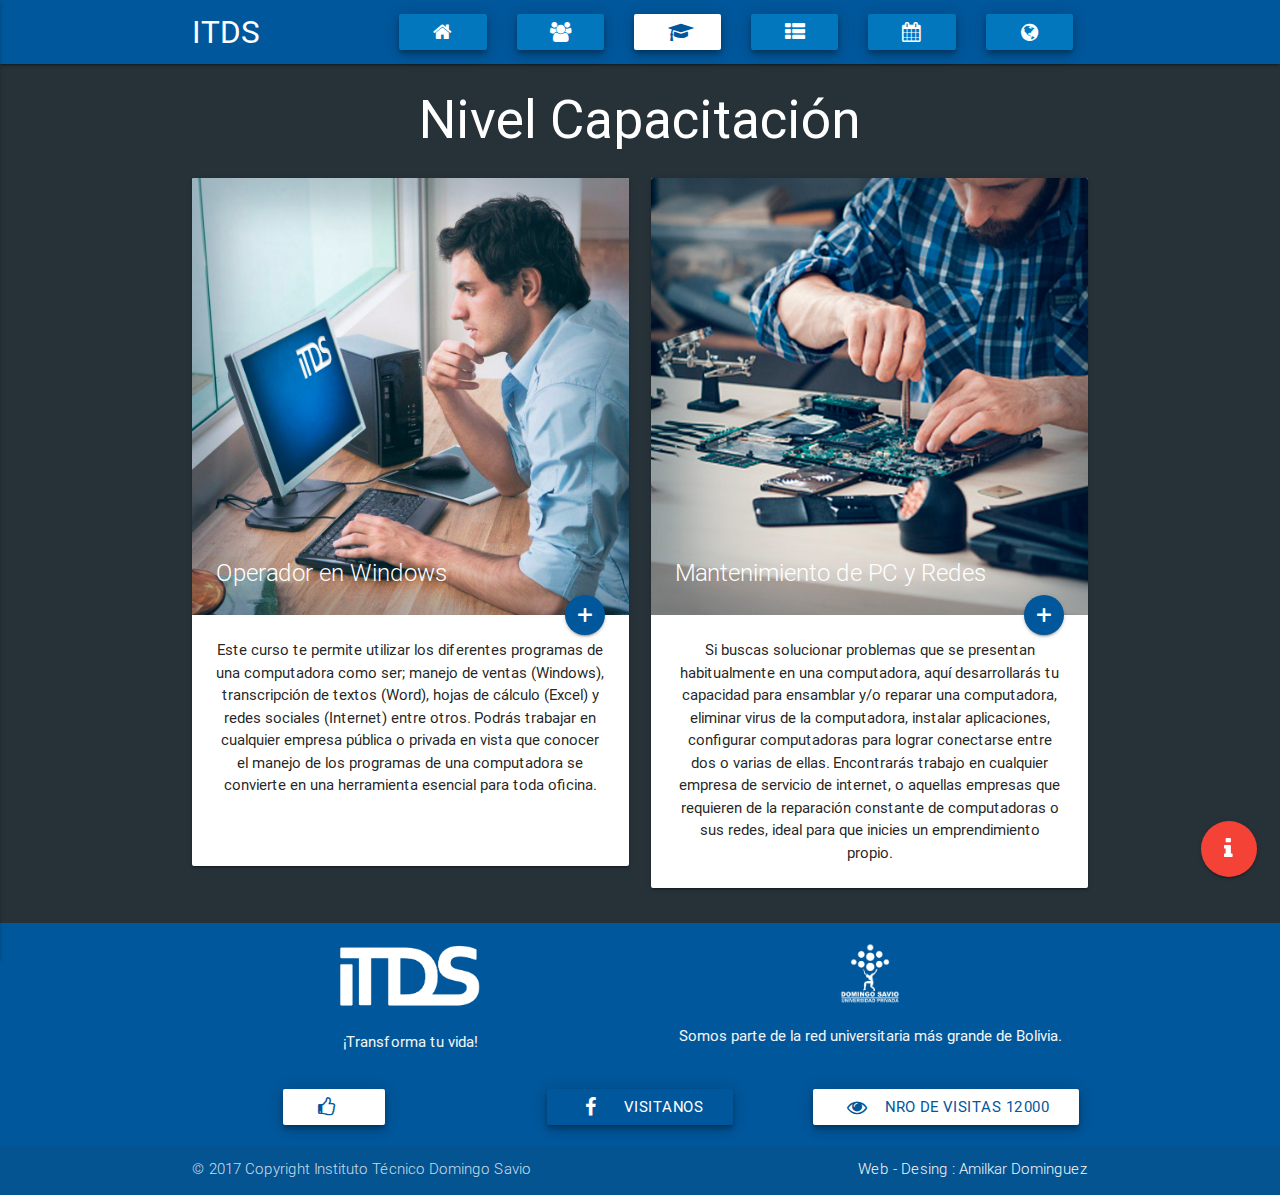
<file: view/carreras/capacitacion.html>
<!DOCTYPE html>
<html lang="es">

<head>
    <meta charset="UTF-8">
    <!--Let browser know website is optimized for mobile-->
    <meta name="viewport" content="width=device-width, initial-scale=1" />
    <!-- JS -->
    <script type="text/javascript" src="../../js/jquery-3.1.1.js"></script>
    <script type="text/javascript" src="../../materialize/js/materialize.js"></script>
    <script type="text/javascript" src="../../materialize/js/init.js"></script>
    <!-- CSS -->
    <link rel="stylesheet" type="text/css" href="../../materialize/css/materialize.css">
    <link rel="stylesheet" type="text/css" href="../../fontello/css/fontello.css">
    <link rel="shortcut icon" href="../../resources/ico/itds.ico">
    <title>| Instituto Técnico Domingo Savio Tarija</title>
</head>

<body class="blue-grey darken-4">
    <header>
        <nav class="top-nav  light-blue darken-4">
            <div class="container">
                <a href="#!" data-activates="menuLateral" class="button-collapse top-nav full hide-on-large-only white-text waves-effect"><i class="icon-menu"></i></a>
                <a  class="brand-logo white-text">ITDS</a>
                <ul id="nav-mobile" class="right hide-on-med-and-down">
                    <li><a href="../../index.html" class="btn light-blue darken-3 z-depth-3 tooltipped" data-position="bottom"
                            data-delay="50" data-tooltip="Inicio"><i class="icon-home"></i></a></li>
                    <li><a href="../quienes-somos.html" class="btn light-blue darken-3 z-depth-3 tooltipped" data-position="bottom"
                            data-delay="50" data-tooltip="¿Quiénes Somos?"><i class="icon-users"></i></a></li>
                    <li><a href="../carreras.html" class="btn white light-blue-text text-darken-4 z-depth-3 tooltipped" data-position="bottom"
                            data-delay="50" data-tooltip="Nuestras Carreras"><i class="icon-graduation-cap"></i></a></li>
                    <li><a href="../notas.html" class="btn light-blue darken-3 z-depth-3 tooltipped" data-position="bottom" data-delay="50"
                            data-tooltip="Notas"><i class="icon-th-list"></i></a></li>
                    <li><a href="../calendario.html" class="btn light-blue darken-3 z-depth-3 tooltipped" data-position="bottom"
                            data-delay="50" data-tooltip="Calendario Académico"><i class="icon-calendar"></i></a></li>
                    <li><a href="../contactanos.html" class="btn light-blue darken-3 z-depth-3 tooltipped" data-position="bottom"
                            data-delay="50" data-tooltip="Contáctanos"><i class="icon-globe"></i></a></li>
                </ul>
            </div>
        </nav>
        <ul id="menuLateral" class="side-nav white-text light-blue darken-4">
            <li class="logo light-blue darken-4 z-depth-1">
                <div class="row">
                    <div class="col s6">
                        <h2><img src="../../resources/images/logoITDS.png" class="responsive-img"></h2>
                    </div>
                    <div class="col s6">
                        <h2 class="btn-block waves-effect waves-light light-blue darken-4 white-text" onclick="CerrarSideNav();"><i class="icon-cancel-1"></i></h2>
</div>
</div>
</li>
<ul class="collapsible" data-collapsible="accordion">
    <li onclick="window.location='../../index.html'">
<div class="collapsible-header"><i class="icon-home"></i>Inicio</div>
</li>
<li onclick="window.location='../quienes-somos.html'">
<div class="collapsible-header"><i class="icon-users"></i>¿Quiénes Somos?</div>
</li>
<li onclick="window.location='../carreras.html'" class="white light-blue-text text-darken-4">
<div class="collapsible-header"><i class="icon-graduation-cap"></i>Nuestas Carreras</div>
</li>
<li onclick="window.location='../notas.html'">
<div class="collapsible-header"><i class="icon-th-list"></i>Notas</div>
</li>
<li onclick="window.location='../calendario.html'">
<div class="collapsible-header"><i class="icon-calendar"></i>Calendario Académico</div>
</li>
<li onclick="window.location='../contactanos.html'">
<div class="collapsible-header"><i class="icon-globe"></i>Contáctanos</div>
</li>
</ul>
</ul>
</header>
<main>
    <div class="container">
        <div class="row">
            <div class="col s12 m12 white-text">
                <h2 class="center-align">Nivel Capacitación</h2>
            </div>
            <div class="col s12 m6 l6">
                <div class="card">
                    <div class="card-image">
                        <img src="../../resources/images/carreras/operador_windows.jpg" class="responsive-img">
                        <span class="card-title white-text">Operador en Windows</span>
                        <a class="btn-floating halfway-fab waves-effect waves-light light-blue darken-4"><i class="icon-plus-1"></i></a>
                    </div>
                    <div class="card-content">
                        <p class="center-align">Este curso te permite utilizar los diferentes programas de una computadora como ser; manejo de ventas
                            (Windows), transcripción de textos (Word), hojas de cálculo (Excel) y redes sociales (Internet)
                            entre otros. Podrás trabajar en cualquier empresa pública o privada en vista que conocer el manejo
                            de los programas de una computadora se convierte en una herramienta esencial para toda oficina.
                        </p>
                        <br><br>
                    </div>
                </div>
            </div>
            <div class="col s12 m6 l6">
                <div class="card">
                    <div class="card-image">
                        <img src="../../resources/images/carreras/mantenimiento.jpg" class="responsive-img">
                        <span class="card-title white-text">Mantenimiento de PC y Redes</span>
                        <a class="btn-floating halfway-fab waves-effect waves-light light-blue darken-4"><i class="icon-plus-1"></i></a>
                    </div>
                    <div class="card-content">
                        <p class="center-align">
                            Si buscas solucionar problemas que se presentan habitualmente en una computadora, aquí desarrollarás tu capacidad para ensamblar
                            y/o reparar una computadora, eliminar virus de la computadora, instalar aplicaciones, configurar
                            computadoras para lograr conectarse entre dos o varias de ellas. Encontrarás trabajo en cualquier
                            empresa de servicio de internet, o aquellas empresas que requieren de la reparación constante
                            de computadoras o sus redes, ideal para que inicies un emprendimiento propio.
                        </p>
                    </div>
                </div>
            </div>
        </div>
    </div>
</main>
<footer class="page-footer light-blue darken-4 white-text">
    <div class="container">
        <div class="row">
            <div class="col s12 m6 l6">
                <center>
                    <img src="../../resources/images/logoITDS.png" width="150">
                    <p class="grey-text text-lighten-4">¡Transforma tu vida!</p>
                </center>
            </div>
            <div class="col s12 m6 l6">
                <center>
                    <img src="../../resources/images/Log_UPDS_blanco.png" width="60">
                    <p class="grey-text text-lighten-4">Somos parte de la red universitaria más grande de Bolivia.</p>
                </center>
            </div>
        </div>
        <div class="row">
            <div class="col s12 m4 l4">
                <center>
                    <button class="waves-effect btn white light-blue-text text-darken-4 z-depth-3"><i class="icon-thumbs-up left"></i>
                        <div class="fb-like" data-href="https://www.facebook.com/ITDSTarija/?ref=ts&amp;fref=ts" data-layout="button" data-action="like" data-show-faces="false" data-share="true"></div>
            </button>
                </center>
            </div>
            <div class="col s12 m4 l4">
                <center>
                    <button class="waves-effect btn light-blue darken-4 white-text z-depth-3" onclick="window.open('https://www.facebook.com/ITDSTarija','_system');"><i class="icon-facebook left"></i>&nbsp;Visitanos</button>
</center>
</div>
<div class="col s12 m4 l4">
    <center>
        <a class="waves-effect btn btn-block white light-blue-text text-darken-4 z-depth-3"><i class="icon-eye left"></i>Nro de Visitas 12000</a>
    </center>
</div>
</div>
</div>
<div class="footer-copyright">
    <div class="container">
        © 2017 Copyright Instituto Técnico Domingo Savio
        <a class="grey-text text-lighten-4 right" href="#!">Web - Desing : Amilkar Dominguez</a>
    </div>
</div>
</footer>
<!--Inicio Botones Flotantes-->
<div class="fixed-action-btn horizontal">
    <a class="btn-floating btn-large red">
        <i class="icon-info"></i>
    </a>
    <ul>
        <li>
            <a class="btn-floating red" onclick="window.open('tel:65820535', '_system');"><i class="icon-phone"></i></a>
</li>
<li>
    <a class="btn-floating light-blue darken-4" onclick="window.open('https://www.facebook.com/ITDSTarija','_system');"><i class="icon-facebook"></i></a>
</li>
<li>
    <a class="btn-floating blue" onclick="window.open('https://m.me/ITDSTarija','_system');"><i class="icon-commenting"></i></a>
</li>
<li>
    <a class="btn-floating green" onclick="window.open('https://4m1lk4r.github.io/msg_itds','_system');"><i class="icon-whatsapp"></i></a>
</li>
</ul>
</div>
<!--Fin Botones Flotantes-->
<div id="fb-root"></div>
<script>(function (d, s, id) {
                                               var js, fjs = d.getElementsByTagName(s)[0];
                                               if (d.getElementById(id)) return;
                                               js = d.createElement(s); js.id = id;
                                               js.src = "//connect.facebook.net/es_ES/sdk.js#xfbml=1&version=v2.8";
                                               fjs.parentNode.insertBefore(js, fjs);
                                           } (document, 'script', 'facebook-jssdk'));</script>
<script type="text/javascript">
        function CerrarSideNav() {
            $('button-collapse').sideNav('hide');
            //Materialize.toast('Cerrando',4000);
        };
</script>
</body>

</html>
</file>
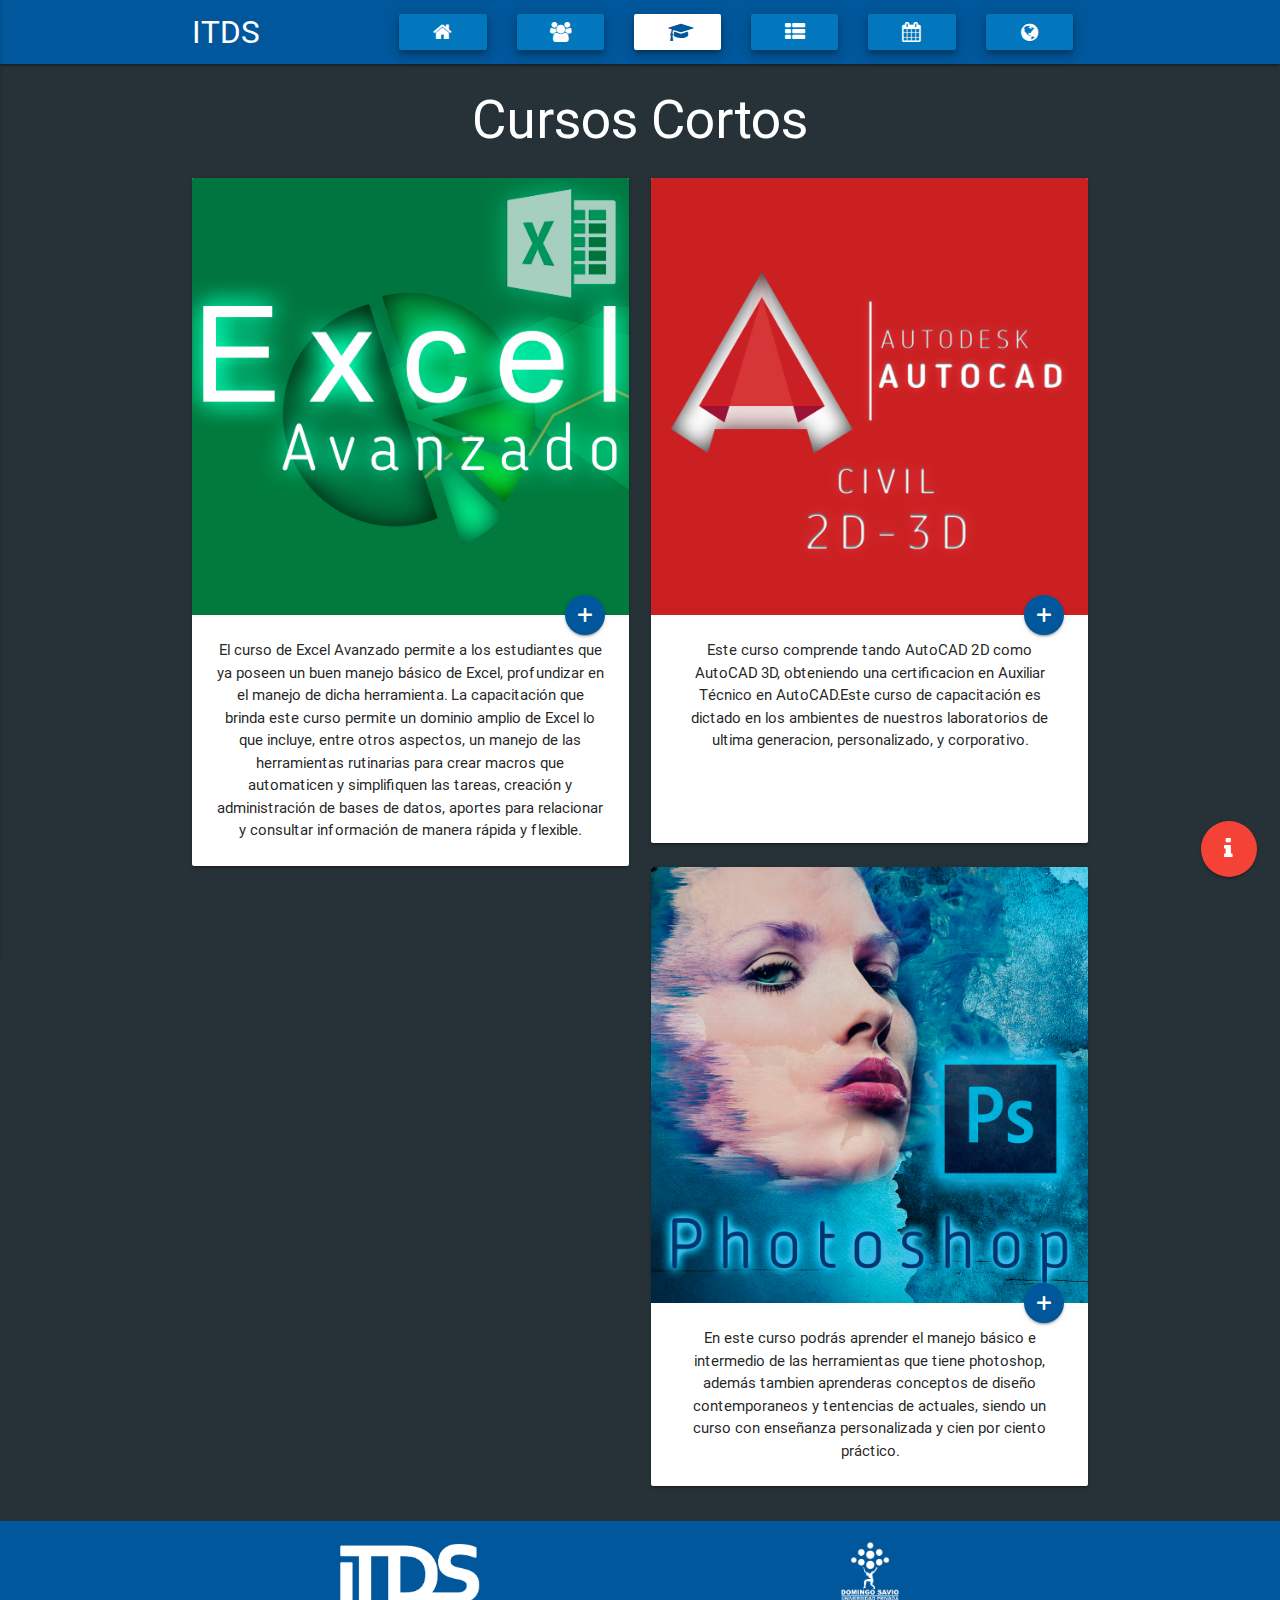
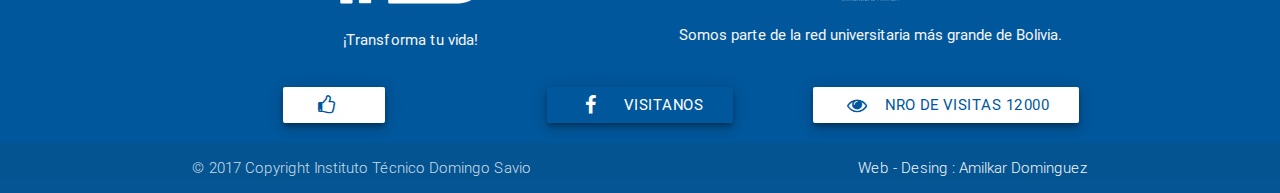
<file: view/carreras/cursos-cortos.html>
<!DOCTYPE html>
<html lang="es">

<head>
    <meta charset="UTF-8">
    <!--Let browser know website is optimized for mobile-->
    <meta name="viewport" content="width=device-width, initial-scale=1" />
    <!-- JS -->
    <script type="text/javascript" src="../../js/jquery-3.1.1.js"></script>
    <script type="text/javascript" src="../../materialize/js/materialize.js"></script>
    <script type="text/javascript" src="../../materialize/js/init.js"></script>
    <!-- CSS -->
    <link rel="stylesheet" type="text/css" href="../../materialize/css/materialize.css">
    <link rel="stylesheet" type="text/css" href="../../fontello/css/fontello.css">
    <link rel="shortcut icon" href="../../resources/ico/itds.ico">
    <title>| Instituto Técnico Domingo Savio Tarija</title>
</head>

<body class="blue-grey darken-4">
    <header>
        <nav class="top-nav  light-blue darken-4">
            <div class="container">
                <a href="#!" data-activates="menuLateral" class="button-collapse top-nav full hide-on-large-only white-text waves-effect"><i class="icon-menu"></i></a>
                <a  class="brand-logo white-text">ITDS</a>
                <ul id="nav-mobile" class="right hide-on-med-and-down">
                    <li><a href="../../index.html" class="btn light-blue darken-3 z-depth-3 tooltipped" data-position="bottom"
                            data-delay="50" data-tooltip="Inicio"><i class="icon-home"></i></a></li>
                    <li><a href="../quienes-somos.html" class="btn light-blue darken-3 z-depth-3 tooltipped" data-position="bottom"
                            data-delay="50" data-tooltip="¿Quiénes Somos?"><i class="icon-users"></i></a></li>
                    <li><a href="../carreras.html" class="btn white light-blue-text text-darken-4 z-depth-3 tooltipped" data-position="bottom"
                            data-delay="50" data-tooltip="Nuestras Carreras"><i class="icon-graduation-cap"></i></a></li>
                    <li><a href="../notas.html" class="btn light-blue darken-3 z-depth-3 tooltipped" data-position="bottom" data-delay="50"
                            data-tooltip="Notas"><i class="icon-th-list"></i></a></li>
                    <li><a href="../calendario.html" class="btn light-blue darken-3 z-depth-3 tooltipped" data-position="bottom"
                            data-delay="50" data-tooltip="Calendario Académico"><i class="icon-calendar"></i></a></li>
                    <li><a href="../contactanos.html" class="btn light-blue darken-3 z-depth-3 tooltipped" data-position="bottom"
                            data-delay="50" data-tooltip="Contáctanos"><i class="icon-globe"></i></a></li>
                </ul>
            </div>
        </nav>
        <ul id="menuLateral" class="side-nav white-text light-blue darken-4">
            <li class="logo light-blue darken-4 z-depth-1">
                <div class="row">
                    <div class="col s6">
                        <h2><img src="../../resources/images/logoITDS.png" class="responsive-img"></h2>
                    </div>
                    <div class="col s6">
                        <h2 class="btn-block waves-effect waves-light light-blue darken-4 white-text" onclick="CerrarSideNav();"><i class="icon-cancel-1"></i></h2>
</div>
</div>
</li>
<ul class="collapsible" data-collapsible="accordion">
    <li onclick="window.location='../../index.html'">
<div class="collapsible-header"><i class="icon-home"></i>Inicio</div>
</li>
<li onclick="window.location='../quienes-somos.html'">
<div class="collapsible-header"><i class="icon-users"></i>¿Quiénes Somos?</div>
</li>
<li onclick="window.location='../carreras.html'" class="white light-blue-text text-darken-4">
<div class="collapsible-header"><i class="icon-graduation-cap"></i>Nuestas Carreras</div>
</li>
<li onclick="window.location='../notas.html'">
<div class="collapsible-header"><i class="icon-th-list"></i>Notas</div>
</li>
<li onclick="window.location='../calendario.html'">
<div class="collapsible-header"><i class="icon-calendar"></i>Calendario Académico</div>
</li>
<li onclick="window.location='../contactanos.html'">
<div class="collapsible-header"><i class="icon-globe"></i>Contáctanos</div>
</li>
</ul>
</ul>
</header>
<main>
    <div class="container">
        <div class="row">
            <div class="col s12 m12 white-text">
                <h2 class="center-align">Cursos Cortos</h2>
            </div>
            <div class="col s12 m6 l6">
                <div class="card">
                    <div class="card-image">
                        <img src="../../resources/images/carreras/cursos/excel.jpg" class="responsive-img">
                        <a class="btn-floating halfway-fab waves-effect waves-light light-blue darken-4"><i class="icon-plus-1"></i></a>
                    </div>
                    <div class="card-content">
                        <p class="center-align">El curso de Excel Avanzado permite a los estudiantes que ya poseen un buen manejo básico de Excel,
                            profundizar en el manejo de dicha herramienta. La capacitación que brinda este curso permite
                            un dominio amplio de Excel lo que incluye, entre otros aspectos, un manejo de las herramientas
                            rutinarias para crear macros que automaticen y simplifiquen las tareas, creación y administración
                            de bases de datos, aportes para relacionar y consultar información de manera rápida y flexible.
                        </p>
                    </div>
                </div>
            </div>
            <div class="col s12 m6 l6">
                <div class="card">
                    <div class="card-image">
                        <img src="../../resources/images/carreras/cursos/autocad.jpg" class="responsive-img">
                        <a class="btn-floating halfway-fab waves-effect waves-light light-blue darken-4"><i class="icon-plus-1"></i></a>
                    </div>
                    <div class="card-content">
                        <p class="center-align">Este curso comprende tando AutoCAD 2D como AutoCAD 3D, obteniendo una certificacion en Auxiliar Técnico
                            en AutoCAD.Este curso de capacitación es dictado en los ambientes de nuestros laboratorios de
                            ultima generacion, personalizado, y corporativo.
                        </p>
                        <br><br><br>
                    </div>
                </div>
            </div>
            <div class="col s12 m3 l3"></div>
            <div class="col s12 m6 l6">
                <div class="card">
                    <div class="card-image">
                        <img src="../../resources/images/carreras/cursos/photoshop.jpg" class="responsive-img">
                        <a class="btn-floating halfway-fab waves-effect waves-light light-blue darken-4"><i class="icon-plus-1"></i></a>
                    </div>
                    <div class="card-content">
                        <p class="center-align">En este curso podrás aprender el manejo básico e intermedio de las herramientas que tiene photoshop,
                            además tambien aprenderas conceptos de diseño contemporaneos y tentencias de actuales, siendo
                            un curso con enseñanza personalizada y cien por ciento práctico.
                        </p>
                    </div>
                </div>
            </div>
        </div>
    </div>
</main>
<footer class="page-footer light-blue darken-4 white-text">
    <div class="container">
        <div class="row">
            <div class="col s12 m6 l6">
                <center>
                    <img src="../../resources/images/logoITDS.png" width="150">
                    <p class="grey-text text-lighten-4">¡Transforma tu vida!</p>
                </center>
            </div>
            <div class="col s12 m6 l6">
                <center>
                    <img src="../../resources/images/Log_UPDS_blanco.png" width="60">
                    <p class="grey-text text-lighten-4">Somos parte de la red universitaria más grande de Bolivia.</p>
                </center>
            </div>
        </div>
        <div class="row">
            <div class="col s12 m4 l4">
                <center>
                    <button class="waves-effect btn white light-blue-text text-darken-4 z-depth-3"><i class="icon-thumbs-up left"></i>
                        <div class="fb-like" data-href="https://www.facebook.com/ITDSTarija/?ref=ts&amp;fref=ts" data-layout="button" data-action="like" data-show-faces="false" data-share="true"></div>
            </button>
                </center>
            </div>
            <div class="col s12 m4 l4">
                <center>
                    <button class="waves-effect btn light-blue darken-4 white-text z-depth-3" onclick="window.open('https://www.facebook.com/ITDSTarija','_system');"><i class="icon-facebook left"></i>&nbsp;Visitanos</button>
</center>
</div>
<div class="col s12 m4 l4">
    <center>
        <a class="waves-effect btn btn-block white light-blue-text text-darken-4 z-depth-3"><i class="icon-eye left"></i>Nro de Visitas 12000</a>
    </center>
</div>
</div>
</div>
<div class="footer-copyright">
    <div class="container">
        © 2017 Copyright Instituto Técnico Domingo Savio
        <a class="grey-text text-lighten-4 right" href="#!">Web - Desing : Amilkar Dominguez</a>
    </div>
</div>
</footer>
<!--Inicio Botones Flotantes-->
<div class="fixed-action-btn horizontal">
    <a class="btn-floating btn-large red">
        <i class="icon-info"></i>
    </a>
    <ul>
        <li>
            <a class="btn-floating red" onclick="window.open('tel:65820535', '_system');"><i class="icon-phone"></i></a>
</li>
<li>
    <a class="btn-floating light-blue darken-4" onclick="window.open('https://www.facebook.com/ITDSTarija','_system');"><i class="icon-facebook"></i></a>
</li>
<li>
    <a class="btn-floating blue" onclick="window.open('https://m.me/ITDSTarija','_system');"><i class="icon-commenting"></i></a>
</li>
<li>
    <a class="btn-floating green" onclick="window.open('https://4m1lk4r.github.io/msg_itds','_system');"><i class="icon-whatsapp"></i></a>
</li>
</ul>
</div>
<!--Fin Botones Flotantes-->
<div id="fb-root"></div>
<script>(function (d, s, id) {
                                               var js, fjs = d.getElementsByTagName(s)[0];
                                               if (d.getElementById(id)) return;
                                               js = d.createElement(s); js.id = id;
                                               js.src = "//connect.facebook.net/es_ES/sdk.js#xfbml=1&version=v2.8";
                                               fjs.parentNode.insertBefore(js, fjs);
                                           } (document, 'script', 'facebook-jssdk'));</script>
<script type="text/javascript">
        function CerrarSideNav() {
            $('button-collapse').sideNav('hide');
            //Materialize.toast('Cerrando',4000     };
</script>
</body>

</html>
</file>
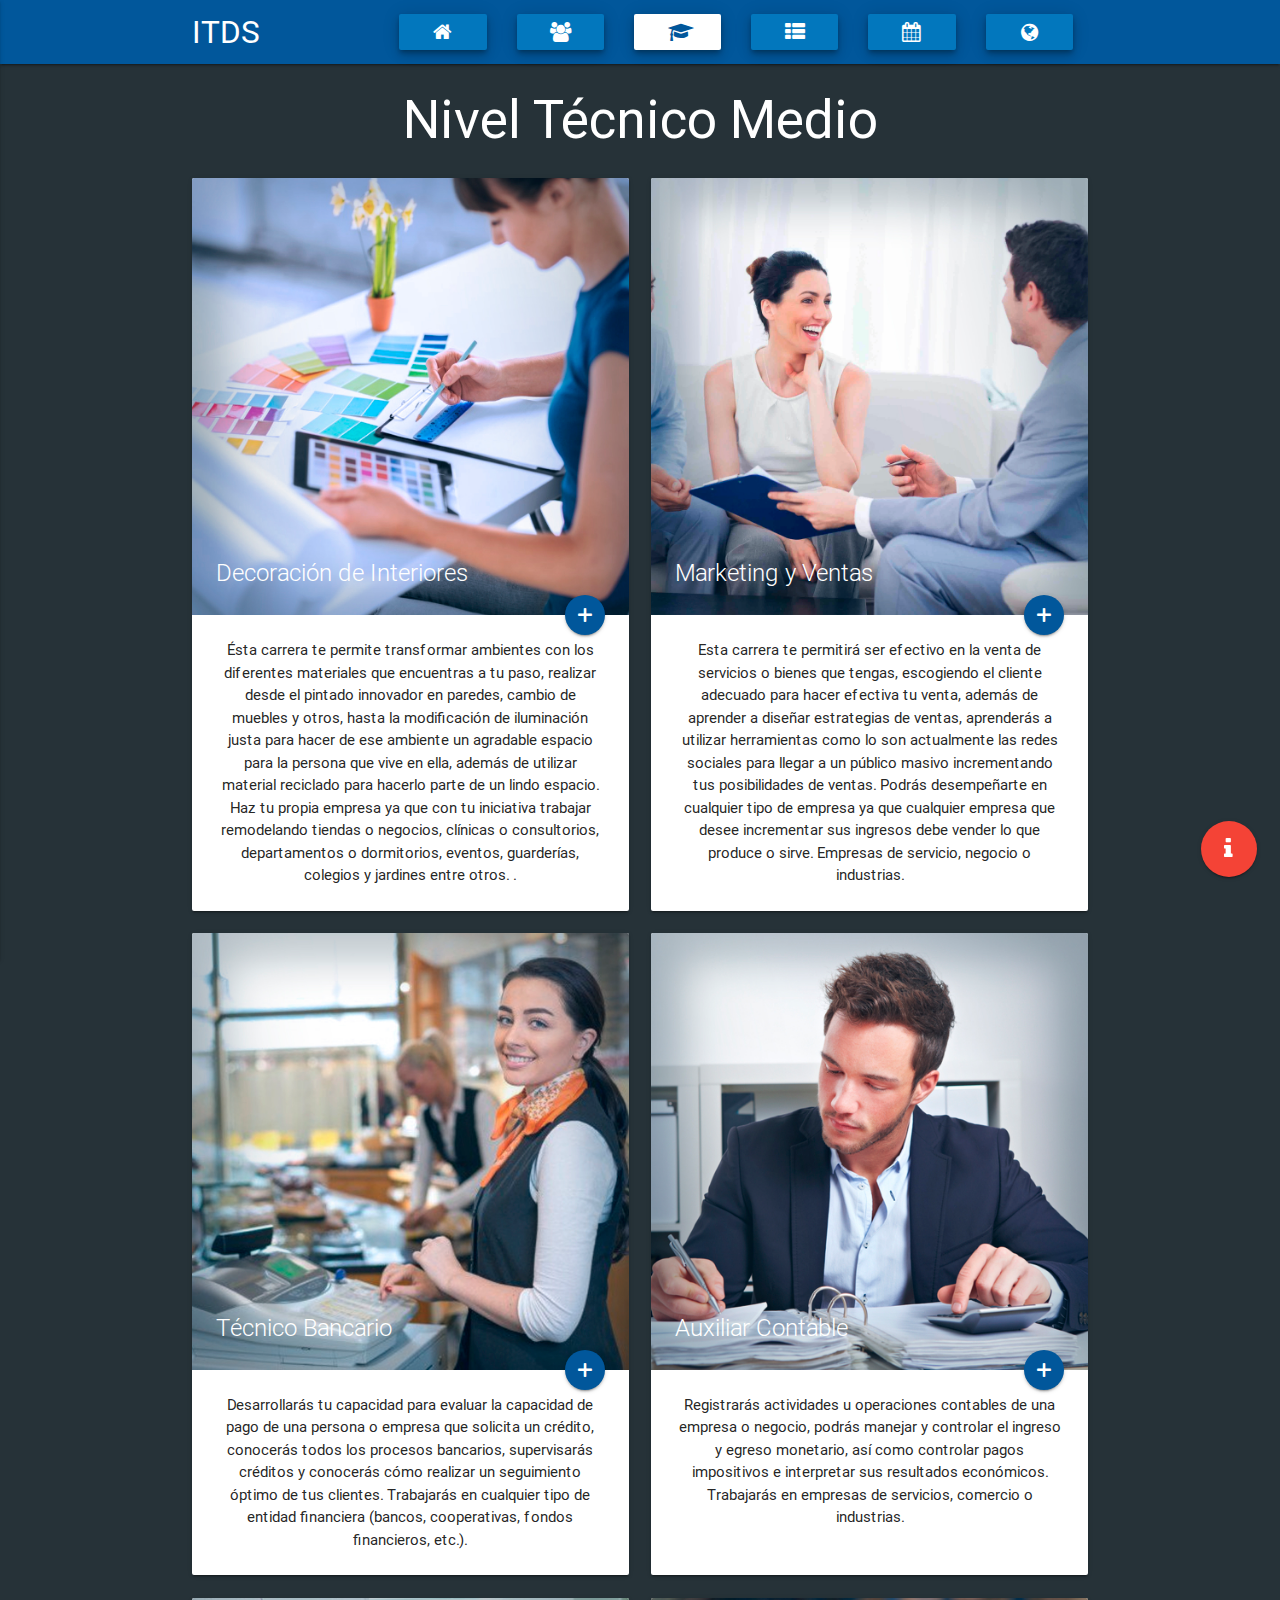
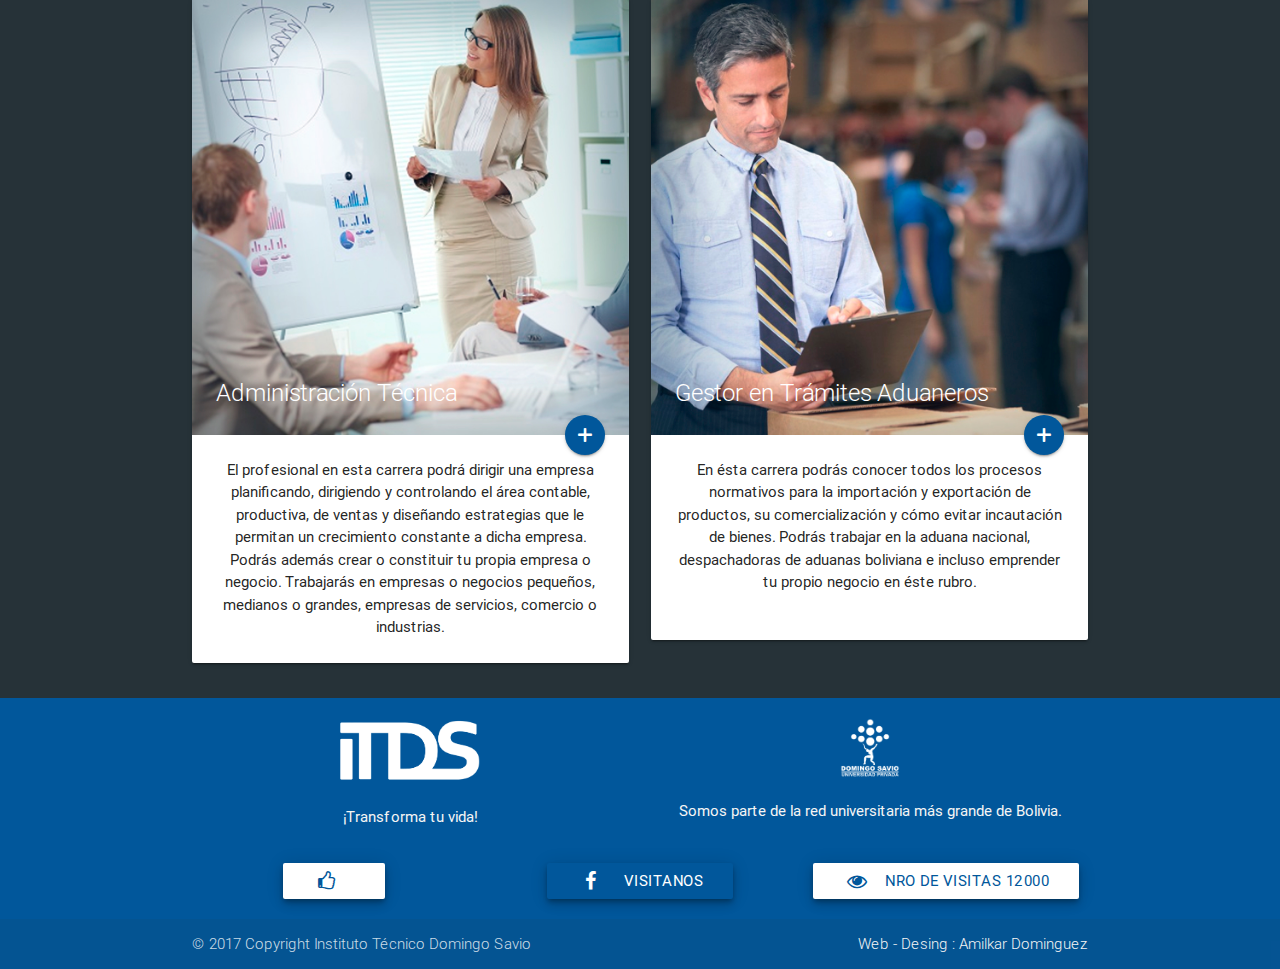
<file: view/carreras/tec-medio.html>
<!DOCTYPE html>
<html lang="es">

<head>
    <meta charset="UTF-8">
    <!--Let browser know website is optimized for mobile-->
    <meta name="viewport" content="width=device-width, initial-scale=1" />
    <!-- JS -->
    <script type="text/javascript" src="../../js/jquery-3.1.1.js"></script>
    <script type="text/javascript" src="../../materialize/js/materialize.js"></script>
    <script type="text/javascript" src="../../materialize/js/init.js"></script>
    <!-- CSS -->
    <link rel="stylesheet" type="text/css" href="../../materialize/css/materialize.css">
    <link rel="stylesheet" type="text/css" href="../../fontello/css/fontello.css">
    <link rel="shortcut icon" href="../../resources/ico/itds.ico">
    <title>| Instituto Técnico Domingo Savio Tarija</title>
</head>

<body class="blue-grey darken-4">
    <header>
        <nav class="top-nav  light-blue darken-4">
            <div class="container">
                <a href="#!" data-activates="menuLateral" class="button-collapse top-nav full hide-on-large-only white-text waves-effect"><i class="icon-menu"></i></a>
                <a  class="brand-logo white-text">ITDS</a>
                <ul id="nav-mobile" class="right hide-on-med-and-down">
                    <li><a href="../../index.html" class="btn light-blue darken-3 z-depth-3 tooltipped" data-position="bottom"
                            data-delay="50" data-tooltip="Inicio"><i class="icon-home"></i></a></li>
                    <li><a href="../quienes-somos.html" class="btn light-blue darken-3 z-depth-3 tooltipped" data-position="bottom"
                            data-delay="50" data-tooltip="¿Quiénes Somos?"><i class="icon-users"></i></a></li>
                    <li><a href="../carreras.html" class="btn white light-blue-text text-darken-4 z-depth-3 tooltipped" data-position="bottom"
                            data-delay="50" data-tooltip="Nuestras Carreras"><i class="icon-graduation-cap"></i></a></li>
                    <li><a href="../notas.html" class="btn light-blue darken-3 z-depth-3 tooltipped" data-position="bottom" data-delay="50"
                            data-tooltip="Notas"><i class="icon-th-list"></i></a></li>
                    <li><a href="../calendario.html" class="btn light-blue darken-3 z-depth-3 tooltipped" data-position="bottom"
                            data-delay="50" data-tooltip="Calendario Académico"><i class="icon-calendar"></i></a></li>
                    <li><a href="../contactanos.html" class="btn light-blue darken-3 z-depth-3 tooltipped" data-position="bottom"
                            data-delay="50" data-tooltip="Contáctanos"><i class="icon-globe"></i></a></li>
                </ul>
            </div>
        </nav>
        <ul id="menuLateral" class="side-nav white-text light-blue darken-4">
            <li class="logo light-blue darken-4 z-depth-1">
                <div class="row">
                    <div class="col s6">
                        <h2><img src="../../resources/images/logoITDS.png" class="responsive-img"></h2>
                    </div>
                    <div class="col s6">
                        <h2 class="btn-block waves-effect waves-light light-blue darken-4 white-text" onclick="CerrarSideNav();"><i class="icon-cancel-1"></i></h2>
</div>
</div>
</li>
<ul class="collapsible" data-collapsible="accordion">
    <li onclick="window.location='../../index.html'">
<div class="collapsible-header"><i class="icon-home"></i>Inicio</div>
</li>
<li onclick="window.location='../quienes-somos.html'">
<div class="collapsible-header"><i class="icon-users"></i>¿Quiénes Somos?</div>
</li>
<li onclick="window.location='../carreras.html'" class="white light-blue-text text-darken-4">
<div class="collapsible-header"><i class="icon-graduation-cap"></i>Nuestas Carreras</div>
</li>
<li onclick="window.location='../notas.html'">
<div class="collapsible-header"><i class="icon-th-list"></i>Notas</div>
</li>
<li onclick="window.location='../calendario.html'">
<div class="collapsible-header"><i class="icon-calendar"></i>Calendario Académico</div>
</li>
<li onclick="window.location='../contactanos.html'">
<div class="collapsible-header"><i class="icon-globe"></i>Contáctanos</div>
</li>
</ul>
</ul>
</header>
<main>
    <div class="container">
        <div class="row">
            <div class="col s12 m12 white-text">
                <h2 class="center-align">Nivel Técnico Medio</h2>
            </div>
            <div class="col s12 m6 l6">
                <div class="card">
                    <div class="card-image">
                        <img src="../../resources/images//carreras/decoracion.jpg" class="responsive-img">
                        <span class="card-title white-text">Decoración de Interiores</span>
                        <a class="btn-floating halfway-fab waves-effect waves-light light-blue darken-4"><i class="icon-plus-1"></i></a>
                    </div>
                    <div class="card-content">
                        <p class="center-align">Ésta carrera te permite transformar ambientes con los diferentes materiales que encuentras a tu paso,
                            realizar desde el pintado innovador en paredes, cambio de muebles y otros, hasta la modificación
                            de iluminación justa para hacer de ese ambiente un agradable espacio para la persona que vive
                            en ella, además de utilizar material reciclado para hacerlo parte de un lindo espacio. Haz tu
                            propia empresa ya que con tu iniciativa trabajar remodelando tiendas o negocios, clínicas o consultorios,
                            departamentos o dormitorios, eventos, guarderías, colegios y jardines entre otros. .
                        </p>
                    </div>
                </div>
            </div>
            <div class="col s12 m6 l6">
                <div class="card">
                    <div class="card-image">
                        <img src="../../resources/images//carreras/marketing.jpg" class="responsive-img">
                        <span class="card-title white-text">Marketing y Ventas</span>
                        <a class="btn-floating halfway-fab waves-effect waves-light light-blue darken-4"><i class="icon-plus-1"></i></a>
                    </div>
                    <div class="card-content">
                        <p class="center-align">Esta carrera te permitirá ser efectivo en la venta de servicios o bienes que tengas, escogiendo el
                            cliente adecuado para hacer efectiva tu venta, además de aprender a diseñar estrategias de ventas,
                            aprenderás a utilizar herramientas como lo son actualmente las redes sociales para llegar a un
                            público masivo incrementando tus posibilidades de ventas. Podrás desempeñarte en cualquier tipo
                            de empresa ya que cualquier empresa que desee incrementar sus ingresos debe vender lo que produce
                            o sirve. Empresas de servicio, negocio o industrias.
                        </p>
                    </div>
                </div>
            </div>
            <div class="col s12 m6 l6">
                <div class="card">
                    <div class="card-image">
                        <img src="../../resources/images//carreras/tecnico_bancario.jpg" class="responsive-img">
                        <span class="card-title white-text">Técnico Bancario</span>
                        <a class="btn-floating halfway-fab waves-effect waves-light light-blue darken-4"><i class="icon-plus-1"></i></a>
                    </div>
                    <div class="card-content">
                        <p class="center-align">Desarrollarás tu capacidad para evaluar la capacidad de pago de una persona o empresa que solicita
                            un crédito, conocerás todos los procesos bancarios, supervisarás créditos y conocerás cómo realizar
                            un seguimiento óptimo de tus clientes. Trabajarás en cualquier tipo de entidad financiera (bancos,
                            cooperativas, fondos financieros, etc.).
                        </p>
                    </div>
                </div>
            </div>
            <div class="col s12 m6 l6">
                <div class="card">
                    <div class="card-image">
                        <img src="../../resources/images//carreras/auxiliar_contable.jpg" class="responsive-img">
                        <span class="card-title white-text">Auxiliar Contable</span>
                        <a class="btn-floating halfway-fab waves-effect waves-light light-blue darken-4"><i class="icon-plus-1"></i></a>
                    </div>
                    <div class="card-content">
                        <p class="center-align">Registrarás actividades u operaciones contables de una empresa o negocio, podrás manejar y controlar
                            el ingreso y egreso monetario, así como controlar pagos impositivos e interpretar sus resultados
                            económicos. Trabajarás en empresas de servicios, comercio o industrias.
                        </p>
                        <br>
                    </div>
                </div>
            </div>
            <div class="col s12 m6 l6">
                <div class="card">
                    <div class="card-image">
                        <img src="../../resources/images//carreras/administracion_tecnica.jpg" class="responsive-img">
                        <span class="card-title white-text">Administración Técnica</span>
                        <a class="btn-floating halfway-fab waves-effect waves-light light-blue darken-4"><i class="icon-plus-1"></i></a>
                    </div>
                    <div class="card-content">
                        <p class="center-align">El profesional en esta carrera podrá dirigir una empresa planificando, dirigiendo y controlando el
                            área contable, productiva, de ventas y diseñando estrategias que le permitan un crecimiento constante
                            a dicha empresa. Podrás además crear o constituir tu propia empresa o negocio. Trabajarás en
                            empresas o negocios pequeños, medianos o grandes, empresas de servicios, comercio o industrias.
                        </p>
                    </div>
                </div>
            </div>
            <div class="col s12 m6 l6">
                <div class="card">
                    <div class="card-image">
                        <img src="../../resources/images//carreras/tramites_aduaneros.jpg" class="responsive-img">
                        <span class="card-title white-text">Gestor en Trámites Aduaneros</span>
                        <a class="btn-floating halfway-fab waves-effect waves-light light-blue darken-4"><i class="icon-plus-1"></i></a>
                    </div>
                    <div class="card-content">
                        <p class="center-align">En ésta carrera podrás conocer todos los procesos normativos para la importación y exportación de
                            productos, su comercialización y cómo evitar incautación de bienes. Podrás trabajar en la aduana
                            nacional, despachadoras de aduanas boliviana e incluso emprender tu propio negocio en éste rubro.
                        </p>
                        <br>
                    </div>
                </div>
            </div>
        </div>
    </div>
</main>
<footer class="page-footer light-blue darken-4 white-text">
    <div class="container">
        <div class="row">
            <div class="col s12 m6 l6">
                <center>
                    <img src="../../resources/images/logoITDS.png" width="150">
                    <p class="grey-text text-lighten-4">¡Transforma tu vida!</p>
                </center>
            </div>
            <div class="col s12 m6 l6">
                <center>
                    <img src="../../resources/images/Log_UPDS_blanco.png" width="60">
                    <p class="grey-text text-lighten-4">Somos parte de la red universitaria más grande de Bolivia.</p>
                </center>
            </div>
        </div>
        <div class="row">
            <div class="col s12 m4 l4">
                <center>
                    <button class="waves-effect btn white light-blue-text text-darken-4 z-depth-3"><i class="icon-thumbs-up left"></i>
                        <div class="fb-like" data-href="https://www.facebook.com/ITDSTarija/?ref=ts&amp;fref=ts" data-layout="button" data-action="like" data-show-faces="false" data-share="true"></div>
            </button>
                </center>
            </div>
            <div class="col s12 m4 l4">
                <center>
                    <button class="waves-effect btn light-blue darken-4 white-text z-depth-3" onclick="window.open('https://www.facebook.com/ITDSTarija','_system');"><i class="icon-facebook left"></i>&nbsp;Visitanos</button>
</center>
</div>
<div class="col s12 m4 l4">
    <center>
        <a class="waves-effect btn btn-block white light-blue-text text-darken-4 z-depth-3"><i class="icon-eye left"></i>Nro de Visitas 12000</a>
    </center>
</div>
</div>
</div>
<div class="footer-copyright">
    <div class="container">
        © 2017 Copyright Instituto Técnico Domingo Savio
        <a class="grey-text text-lighten-4 right" href="#!">Web - Desing : Amilkar Dominguez</a>
    </div>
</div>
</footer>
<!--Inicio Botones Flotantes-->
<div class="fixed-action-btn horizontal">
    <a class="btn-floating btn-large red">
        <i class="icon-info"></i>
    </a>
    <ul>
        <li>
            <a class="btn-floating red" onclick="window.open('tel:65820535', '_system');"><i class="icon-phone"></i></a>
</li>
<li>
    <a class="btn-floating light-blue darken-4" onclick="window.open('https://www.facebook.com/ITDSTarija','_system');"><i class="icon-facebook"></i></a>
</li>
<li>
    <a class="btn-floating blue" onclick="window.open('https://m.me/ITDSTarija','_system');"><i class="icon-commenting"></i></a>
</li>
<li>
    <a class="btn-floating green" onclick="window.open('https://4m1lk4r.github.io/msg_itds','_system');"><i class="icon-whatsapp"></i></a>
</li>
</ul>
</div>
<!--Fin Botones Flotantes-->
<div id="fb-root"></div>
<script>(function (d, s, id) {
                                               var js, fjs = d.getElementsByTagName(s)[0];
                                               if (d.getElementById(id)) return;
                                               js = d.createElement(s); js.id = id;
                                               js.src = "//connect.facebook.net/es_ES/sdk.js#xfbml=1&version=v2.8";
                                           (j                                           
                                                                              } (document, 'script', 'facebook-jssdk'));</script>
<script type="text/javascript">
        function CerrarSid{
            $('button-collapse').sideNav('hide');
            //Materialize.toast('Cerrando',4000);
        };
</script>
</body>

</html>
</file>
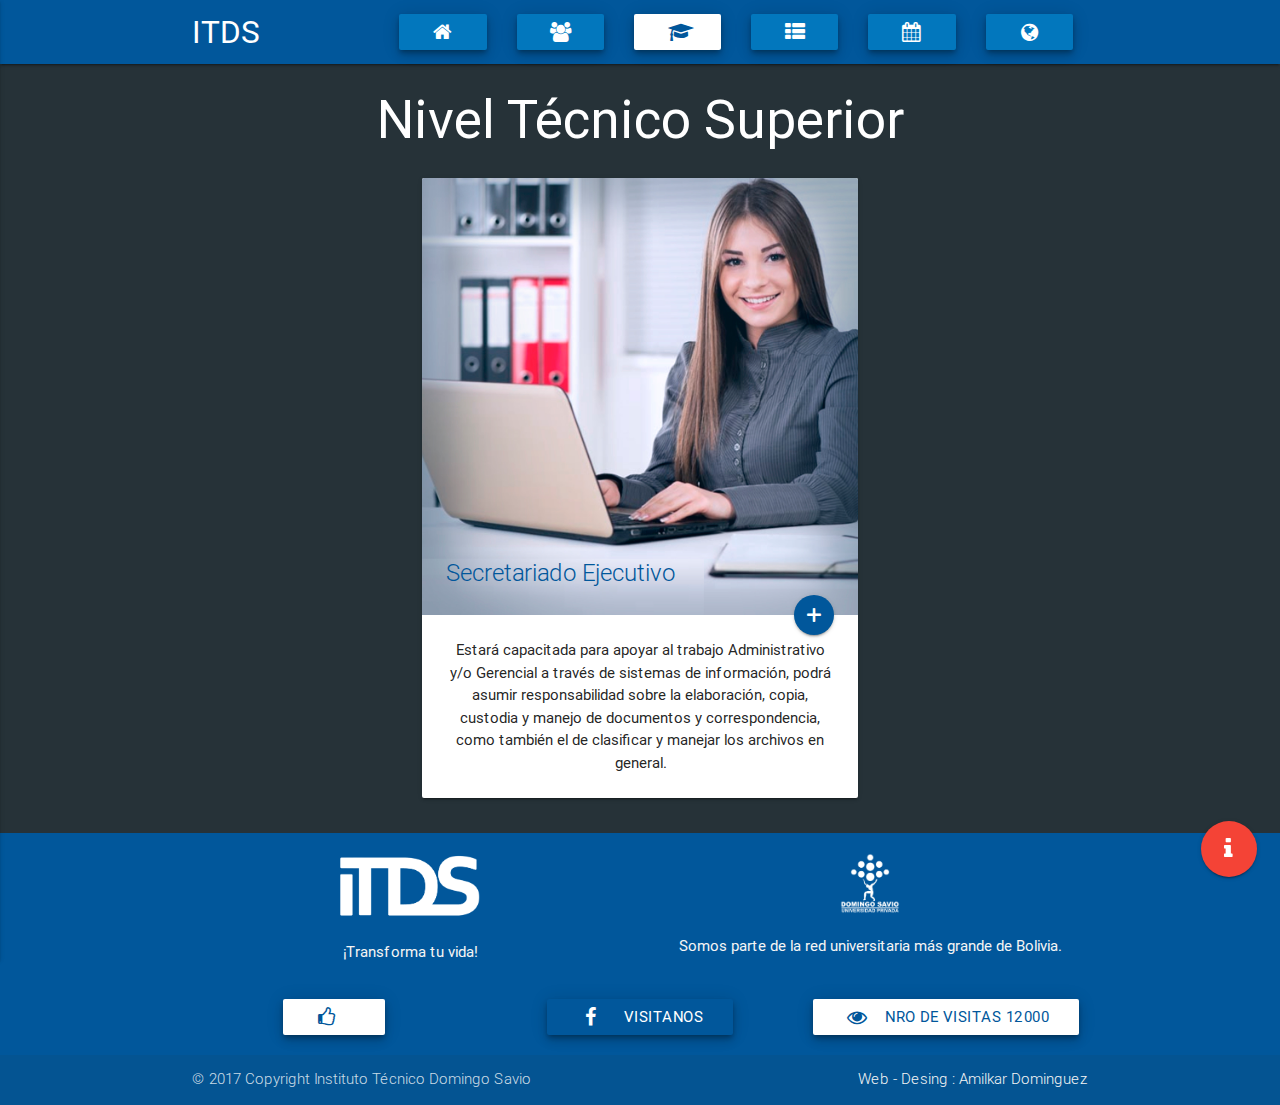
<file: view/carreras/tec-superior.html>
<!DOCTYPE html>
<html lang="es">

<head>
    <meta charset="UTF-8">
    <!--Let browser know website is optimized for mobile-->
    <meta name="viewport" content="width=device-width, initial-scale=1" />
    <!-- JS -->
    <script type="text/javascript" src="../../js/jquery-3.1.1.js"></script>
    <script type="text/javascript" src="../../materialize/js/materialize.js"></script>
    <script type="text/javascript" src="../../materialize/js/init.js"></script>
    <!-- CSS -->
    <link rel="stylesheet" type="text/css" href="../../materialize/css/materialize.css">
    <link rel="stylesheet" type="text/css" href="../../fontello/css/fontello.css">
    <link rel="shortcut icon" href="../../resources/ico/itds.ico">
    <title>| Instituto Técnico Domingo Savio Tarija</title>
</head>

<body class="blue-grey darken-4">
    <header>
        <nav class="top-nav  light-blue darken-4">
            <div class="container">
                <a href="#!" data-activates="menuLateral" class="button-collapse top-nav full hide-on-large-only white-text waves-effect"><i class="icon-menu"></i></a>
                <a  class="brand-logo white-text">ITDS</a>
                <ul id="nav-mobile" class="right hide-on-med-and-down">
                    <li><a href="../../index.html" class="btn light-blue darken-3 z-depth-3 tooltipped" data-position="bottom"
                            data-delay="50" data-tooltip="Inicio"><i class="icon-home"></i></a></li>
                    <li><a href="../quienes-somos.html" class="btn light-blue darken-3 z-depth-3 tooltipped" data-position="bottom"
                            data-delay="50" data-tooltip="¿Quiénes Somos?"><i class="icon-users"></i></a></li>
                    <li><a href="../carreras.html" class="btn white light-blue-text text-darken-4 z-depth-3 tooltipped" data-position="bottom"
                            data-delay="50" data-tooltip="Nuestras Carreras"><i class="icon-graduation-cap"></i></a></li>
                    <li><a href="../notas.html" class="btn light-blue darken-3 z-depth-3 tooltipped" data-position="bottom" data-delay="50"
                            data-tooltip="Notas"><i class="icon-th-list"></i></a></li>
                    <li><a href="../calendario.html" class="btn light-blue darken-3 z-depth-3 tooltipped" data-position="bottom"
                            data-delay="50" data-tooltip="Calendario Académico"><i class="icon-calendar"></i></a></li>
                    <li><a href="../contactanos.html" class="btn light-blue darken-3 z-depth-3 tooltipped" data-position="bottom"
                            data-delay="50" data-tooltip="Contáctanos"><i class="icon-globe"></i></a></li>
                </ul>
            </div>
        </nav>
        <ul id="menuLateral" class="side-nav white-text light-blue darken-4">
            <li class="logo light-blue darken-4 z-depth-1">
                <div class="row">
                    <div class="col s6">
                        <h2><img src="../../resources/images/logoITDS.png" class="responsive-img"></h2>
                    </div>
                    <div class="col s6">
                        <h2 class="btn-block waves-effect waves-light light-blue darken-4 white-text" onclick="CerrarSideNav();"><i class="icon-cancel-1"></i></h2>
</div>
</div>
</li>
<ul class="collapsible" data-collapsible="accordion">
    <li onclick="window.location='../../index.html'">
<div class="collapsible-header"><i class="icon-home"></i>Inicio</div>
</li>
<li onclick="window.location='../quienes-somos.html'">
<div class="collapsible-header"><i class="icon-users"></i>¿Quiénes Somos?</div>
</li>
<li onclick="window.location='../carreras.html'" class="white light-blue-text text-darken-4">
<div class="collapsible-header"><i class="icon-graduation-cap"></i>Nuestas Carreras</div>
</li>
<li onclick="window.location='../notas.html'">
<div class="collapsible-header"><i class="icon-th-list"></i>Notas</div>
</li>
<li onclick="window.location='../calendario.html'">
<div class="collapsible-header"><i class="icon-calendar"></i>Calendario Académico</div>
</li>
<li onclick="window.location='../contactanos.html'">
<div class="collapsible-header"><i class="icon-globe"></i>Contáctanos</div>
</li>
</ul>
</ul>
</header>
<main>
    <div class="container">
        <div class="row">
            <div class="col s12 m12 white-text">
                <h2 class="center-align">Nivel Técnico Superior</h2>
            </div>
            <div class="col s12 m3 l3"></div>
            <div class="col s12 m6 l6">
                <div class="card">
                    <div class="card-image">
                        <img src="../../resources/images/carreras/secretaria.jpg" class="responsive-img">
                        <span class="card-title light-blue-text text-darken-4">Secretariado Ejecutivo</span>
                        <a class="btn-floating halfway-fab waves-effect waves-light light-blue darken-4"><i class="icon-plus-1"></i></a>
                    </div>
                    <div class="card-content">
                        <p class="center-align">Estará capacitada para apoyar al trabajo Administrativo y/o Gerencial a través de sistemas de información,
                            podrá asumir responsabilidad sobre la elaboración, copia, custodia y manejo de documentos y correspondencia,
                            como también el de clasificar y manejar los archivos en general.</p>
                    </div>
                </div>
            </div>

        </div>
    </div>
</main>
<footer class="page-footer light-blue darken-4 white-text">
    <div class="container">
        <div class="row">
            <div class="col s12 m6 l6">
                <center>
                    <img src="../../resources/images/logoITDS.png" width="150">
                    <p class="grey-text text-lighten-4">¡Transforma tu vida!</p>
                </center>
            </div>
            <div class="col s12 m6 l6">
                <center>
                    <img src="../../resources/images/Log_UPDS_blanco.png" width="60">
                    <p class="grey-text text-lighten-4">Somos parte de la red universitaria más grande de Bolivia.</p>
                </center>
            </div>
        </div>
        <div class="row">
            <div class="col s12 m4 l4">
                <center>
                    <button class="waves-effect btn white light-blue-text text-darken-4 z-depth-3"><i class="icon-thumbs-up left"></i>
                        <div class="fb-like" data-href="https://www.facebook.com/ITDSTarija/?ref=ts&amp;fref=ts" data-layout="button" data-action="like" data-show-faces="false" data-share="true"></div>
            </button>
                </center>
            </div>
            <div class="col s12 m4 l4">
                <center>
                    <button class="waves-effect btn light-blue darken-4 white-text z-depth-3" onclick="window.open('https://www.facebook.com/ITDSTarija','_system');"><i class="icon-facebook left"></i>&nbsp;Visitanos</button>
</center>
</div>
<div class="col s12 m4 l4">
    <center>
        <a class="waves-effect btn btn-block white light-blue-text text-darken-4 z-depth-3"><i class="icon-eye left"></i>Nro de Visitas 12000</a>
    </center>
</div>
</div>
</div>
<div class="footer-copyright">
    <div class="container">
        © 2017 Copyright Instituto Técnico Domingo Savio
        <a class="grey-text text-lighten-4 right" href="#!">Web - Desing : Amilkar Dominguez</a>
    </div>
</div>
</footer>
<!--Inicio Botones Flotantes-->
<div class="fixed-action-btn horizontal">
    <a class="btn-floating btn-large red">
        <i class="icon-info"></i>
    </a>
    <ul>
        <li>
            <a class="btn-floating red" onclick="window.open('tel:65820535', '_system');"><i class="icon-phone"></i></a>
</li>
<li>
    <a class="btn-floating light-blue darken-4" onclick="window.open('https://www.facebook.com/ITDSTarija','_system');"><i class="icon-facebook"></i></a>
</li>
<li>
    <a class="btn-floating blue" onclick="window.open('https://m.me/ITDSTarija','_system');"><i class="icon-commenting"></i></a>
</li>
<li>
    <a class="btn-floating green" onclick="window.open('https://4m1lk4r.github.io/msg_itds','_system');"><i class="icon-whatsapp"></i></a>
</li>
</ul>
</div>
<!--Fin Botones Flotantes-->
<div id="fb-root"></div>
<script>(function (d, s, id) {
                                               var js, fjs = d.getElementsByTagName(s)[0];
                                               if (d.getElementById(id)) return;
                                               js = d.createElement(s); js.id = id;
                                               js.src = "//connect.facebook.net/es_ES/sdk.js#xfbml=1&version=v2.8";
                                               fjs.parentNode.insertBefore(js, fjs);
                                           } (document, 'script', 'facebook-jssdk'));</script>
<script type="text/javascript">
        function CerrarSideNav() {
            $('button-collapse').sideNav('hide');
            //Materialize.toast('Cerrando',4000);
        };
</script>
</body>

</html>
</file>
<file: fontello/css/fontello.css>
@font-face {
  font-family: 'fontello';
  src: url('../font/fontello.eot?96852047');
  src: url('../font/fontello.eot?96852047#iefix') format('embedded-opentype'),
       url('../font/fontello.woff2?96852047') format('woff2'),
       url('../font/fontello.woff?96852047') format('woff'),
       url('../font/fontello.ttf?96852047') format('truetype'),
       url('../font/fontello.svg?96852047#fontello') format('svg');
  font-weight: normal;
  font-style: normal;
}
/* Chrome hack: SVG is rendered more smooth in Windozze. 100% magic, uncomment if you need it. */
/* Note, that will break hinting! In other OS-es font will be not as sharp as it could be */
/*
@media screen and (-webkit-min-device-pixel-ratio:0) {
  @font-face {
    font-family: 'fontello';
    src: url('../font/fontello.svg?96852047#fontello') format('svg');
  }
}
*/
 
 [class^="icon-"]:before, [class*=" icon-"]:before {
  font-family: "fontello";
  font-style: normal;
  font-weight: normal;
  speak: none;
 
  display: inline-block;
  text-decoration: inherit;
  width: 1em;
  margin-right: .2em;
  text-align: center;
  /* opacity: .8; */
 
  /* For safety - reset parent styles, that can break glyph codes*/
  font-variant: normal;
  text-transform: none;
 
  /* fix buttons height, for twitter bootstrap */
  line-height: 1em;
 
  /* Animation center compensation - margins should be symmetric */
  /* remove if not needed */
  margin-left: .2em;
 
  /* you can be more comfortable with increased icons size */
  /* font-size: 120%; */
 
  /* Font smoothing. That was taken from TWBS */
  -webkit-font-smoothing: antialiased;
  -moz-osx-font-smoothing: grayscale;
 
  /* Uncomment for 3D effect */
  /* text-shadow: 1px 1px 1px rgba(127, 127, 127, 0.3); */
}
 
.icon-glass:before { content: '\e800'; } /* '' */
.icon-music:before { content: '\e801'; } /* '' */
.icon-search:before { content: '\e802'; } /* '' */
.icon-mail:before { content: '\e803'; } /* '' */
.icon-heart:before { content: '\e804'; } /* '' */
.icon-heart-empty:before { content: '\e805'; } /* '' */
.icon-star:before { content: '\e806'; } /* '' */
.icon-star-empty:before { content: '\e807'; } /* '' */
.icon-star-half:before { content: '\e808'; } /* '' */
.icon-user:before { content: '\e809'; } /* '' */
.icon-users:before { content: '\e80a'; } /* '' */
.icon-video:before { content: '\e80b'; } /* '' */
.icon-videocam:before { content: '\e80c'; } /* '' */
.icon-picture:before { content: '\e80d'; } /* '' */
.icon-camera:before { content: '\e80e'; } /* '' */
.icon-camera-alt:before { content: '\e80f'; } /* '' */
.icon-th-large:before { content: '\e810'; } /* '' */
.icon-th:before { content: '\e811'; } /* '' */
.icon-th-list:before { content: '\e812'; } /* '' */
.icon-ok:before { content: '\e813'; } /* '' */
.icon-ok-circled:before { content: '\e814'; } /* '' */
.icon-ok-circled2:before { content: '\e815'; } /* '' */
.icon-cancel:before { content: '\e816'; } /* '' */
.icon-cancel-circled:before { content: '\e817'; } /* '' */
.icon-cancel-circled2:before { content: '\e818'; } /* '' */
.icon-plus:before { content: '\e819'; } /* '' */
.icon-plus-circled:before { content: '\e81a'; } /* '' */
.icon-minus:before { content: '\e81b'; } /* '' */
.icon-minus-circled:before { content: '\e81c'; } /* '' */
.icon-help-circled:before { content: '\e81d'; } /* '' */
.icon-info-circled:before { content: '\e81e'; } /* '' */
.icon-home:before { content: '\e81f'; } /* '' */
.icon-link:before { content: '\e820'; } /* '' */
.icon-attach:before { content: '\e821'; } /* '' */
.icon-lock:before { content: '\e822'; } /* '' */
.icon-lock-open:before { content: '\e823'; } /* '' */
.icon-pin:before { content: '\e824'; } /* '' */
.icon-eye:before { content: '\e825'; } /* '' */
.icon-eye-off:before { content: '\e826'; } /* '' */
.icon-tag:before { content: '\e827'; } /* '' */
.icon-tags:before { content: '\e828'; } /* '' */
.icon-bookmark:before { content: '\e829'; } /* '' */
.icon-flag:before { content: '\e82a'; } /* '' */
.icon-thumbs-up:before { content: '\e82b'; } /* '' */
.icon-thumbs-down:before { content: '\e82c'; } /* '' */
.icon-download:before { content: '\e82d'; } /* '' */
.icon-upload:before { content: '\e82e'; } /* '' */
.icon-forward:before { content: '\e82f'; } /* '' */
.icon-export:before { content: '\e830'; } /* '' */
.icon-pencil:before { content: '\e831'; } /* '' */
.icon-edit:before { content: '\e832'; } /* '' */
.icon-print:before { content: '\e833'; } /* '' */
.icon-retweet:before { content: '\e834'; } /* '' */
.icon-comment:before { content: '\e835'; } /* '' */
.icon-chat:before { content: '\e836'; } /* '' */
.icon-bell:before { content: '\e837'; } /* '' */
.icon-attention:before { content: '\e838'; } /* '' */
.icon-attention-circled:before { content: '\e839'; } /* '' */
.icon-location:before { content: '\e83a'; } /* '' */
.icon-trash-empty:before { content: '\e83b'; } /* '' */
.icon-doc:before { content: '\e83c'; } /* '' */
.icon-folder:before { content: '\e83d'; } /* '' */
.icon-folder-open:before { content: '\e83e'; } /* '' */
.icon-phone:before { content: '\e83f'; } /* '' */
.icon-cog:before { content: '\e840'; } /* '' */
.icon-cog-alt:before { content: '\e841'; } /* '' */
.icon-wrench:before { content: '\e842'; } /* '' */
.icon-basket:before { content: '\e843'; } /* '' */
.icon-calendar:before { content: '\e844'; } /* '' */
.icon-login:before { content: '\e845'; } /* '' */
.icon-logout:before { content: '\e846'; } /* '' */
.icon-volume-off:before { content: '\e847'; } /* '' */
.icon-volume-down:before { content: '\e848'; } /* '' */
.icon-volume-up:before { content: '\e849'; } /* '' */
.icon-headphones:before { content: '\e84a'; } /* '' */
.icon-clock:before { content: '\e84b'; } /* '' */
.icon-block:before { content: '\e84c'; } /* '' */
.icon-resize-full:before { content: '\e84d'; } /* '' */
.icon-resize-small:before { content: '\e84e'; } /* '' */
.icon-resize-vertical:before { content: '\e84f'; } /* '' */
.icon-resize-horizontal:before { content: '\e850'; } /* '' */
.icon-zoom-in:before { content: '\e851'; } /* '' */
.icon-zoom-out:before { content: '\e852'; } /* '' */
.icon-down-circled2:before { content: '\e853'; } /* '' */
.icon-up-circled2:before { content: '\e854'; } /* '' */
.icon-down-dir:before { content: '\e855'; } /* '' */
.icon-up-dir:before { content: '\e856'; } /* '' */
.icon-left-dir:before { content: '\e857'; } /* '' */
.icon-right-dir:before { content: '\e858'; } /* '' */
.icon-down-open:before { content: '\e859'; } /* '' */
.icon-left-open:before { content: '\e85a'; } /* '' */
.icon-right-open:before { content: '\e85b'; } /* '' */
.icon-up-open:before { content: '\e85c'; } /* '' */
.icon-down-big:before { content: '\e85d'; } /* '' */
.icon-left-big:before { content: '\e85e'; } /* '' */
.icon-right-big:before { content: '\e85f'; } /* '' */
.icon-up-big:before { content: '\e860'; } /* '' */
.icon-right-hand:before { content: '\e861'; } /* '' */
.icon-left-hand:before { content: '\e862'; } /* '' */
.icon-up-hand:before { content: '\e863'; } /* '' */
.icon-down-hand:before { content: '\e864'; } /* '' */
.icon-cw:before { content: '\e865'; } /* '' */
.icon-ccw:before { content: '\e866'; } /* '' */
.icon-arrows-cw:before { content: '\e867'; } /* '' */
.icon-shuffle:before { content: '\e868'; } /* '' */
.icon-play:before { content: '\e869'; } /* '' */
.icon-play-circled2:before { content: '\e86a'; } /* '' */
.icon-stop:before { content: '\e86b'; } /* '' */
.icon-pause:before { content: '\e86c'; } /* '' */
.icon-to-end:before { content: '\e86d'; } /* '' */
.icon-to-end-alt:before { content: '\e86e'; } /* '' */
.icon-to-start:before { content: '\e86f'; } /* '' */
.icon-to-start-alt:before { content: '\e870'; } /* '' */
.icon-fast-fw:before { content: '\e871'; } /* '' */
.icon-fast-bw:before { content: '\e872'; } /* '' */
.icon-eject:before { content: '\e873'; } /* '' */
.icon-target:before { content: '\e874'; } /* '' */
.icon-signal:before { content: '\e875'; } /* '' */
.icon-award:before { content: '\e876'; } /* '' */
.icon-inbox:before { content: '\e877'; } /* '' */
.icon-globe:before { content: '\e878'; } /* '' */
.icon-cloud:before { content: '\e879'; } /* '' */
.icon-flash:before { content: '\e87a'; } /* '' */
.icon-umbrella:before { content: '\e87b'; } /* '' */
.icon-flight:before { content: '\e87c'; } /* '' */
.icon-leaf:before { content: '\e87d'; } /* '' */
.icon-font:before { content: '\e87e'; } /* '' */
.icon-bold:before { content: '\e87f'; } /* '' */
.icon-italic:before { content: '\e880'; } /* '' */
.icon-text-height:before { content: '\e881'; } /* '' */
.icon-text-width:before { content: '\e882'; } /* '' */
.icon-align-left:before { content: '\e883'; } /* '' */
.icon-align-center:before { content: '\e884'; } /* '' */
.icon-align-right:before { content: '\e885'; } /* '' */
.icon-align-justify:before { content: '\e886'; } /* '' */
.icon-list:before { content: '\e887'; } /* '' */
.icon-indent-left:before { content: '\e888'; } /* '' */
.icon-indent-right:before { content: '\e889'; } /* '' */
.icon-scissors:before { content: '\e88a'; } /* '' */
.icon-briefcase:before { content: '\e88b'; } /* '' */
.icon-off:before { content: '\e88c'; } /* '' */
.icon-road:before { content: '\e88d'; } /* '' */
.icon-list-alt:before { content: '\e88e'; } /* '' */
.icon-qrcode:before { content: '\e88f'; } /* '' */
.icon-barcode:before { content: '\e890'; } /* '' */
.icon-book:before { content: '\e891'; } /* '' */
.icon-adjust:before { content: '\e892'; } /* '' */
.icon-tint:before { content: '\e893'; } /* '' */
.icon-check:before { content: '\e894'; } /* '' */
.icon-asterisk:before { content: '\e895'; } /* '' */
.icon-gift:before { content: '\e896'; } /* '' */
.icon-fire:before { content: '\e897'; } /* '' */
.icon-magnet:before { content: '\e898'; } /* '' */
.icon-chart-bar:before { content: '\e899'; } /* '' */
.icon-credit-card:before { content: '\e89a'; } /* '' */
.icon-floppy:before { content: '\e89b'; } /* '' */
.icon-megaphone:before { content: '\e89c'; } /* '' */
.icon-key:before { content: '\e89d'; } /* '' */
.icon-truck:before { content: '\e89e'; } /* '' */
.icon-hammer:before { content: '\e89f'; } /* '' */
.icon-lemon:before { content: '\e8a0'; } /* '' */
.icon-note:before { content: '\e8a1'; } /* '' */
.icon-note-beamed:before { content: '\e8a2'; } /* '' */
.icon-music-1:before { content: '\e8a3'; } /* '' */
.icon-search-1:before { content: '\e8a4'; } /* '' */
.icon-flashlight:before { content: '\e8a5'; } /* '' */
.icon-mail-1:before { content: '\e8a6'; } /* '' */
.icon-heart-1:before { content: '\e8a7'; } /* '' */
.icon-heart-empty-1:before { content: '\e8a8'; } /* '' */
.icon-star-1:before { content: '\e8a9'; } /* '' */
.icon-star-empty-1:before { content: '\e8aa'; } /* '' */
.icon-user-1:before { content: '\e8ab'; } /* '' */
.icon-users-1:before { content: '\e8ac'; } /* '' */
.icon-user-add:before { content: '\e8ad'; } /* '' */
.icon-video-1:before { content: '\e8ae'; } /* '' */
.icon-picture-1:before { content: '\e8af'; } /* '' */
.icon-camera-1:before { content: '\e8b0'; } /* '' */
.icon-layout:before { content: '\e8b1'; } /* '' */
.icon-menu-1:before { content: '\e8b2'; } /* '' */
.icon-check-1:before { content: '\e8b3'; } /* '' */
.icon-cancel-1:before { content: '\e8b4'; } /* '' */
.icon-cancel-circled-1:before { content: '\e8b5'; } /* '' */
.icon-cancel-squared:before { content: '\e8b6'; } /* '' */
.icon-plus-1:before { content: '\e8b7'; } /* '' */
.icon-plus-circled-1:before { content: '\e8b8'; } /* '' */
.icon-plus-squared-1:before { content: '\e8b9'; } /* '' */
.icon-minus-1:before { content: '\e8ba'; } /* '' */
.icon-minus-circled-1:before { content: '\e8bb'; } /* '' */
.icon-minus-squared-1:before { content: '\e8bc'; } /* '' */
.icon-help-1:before { content: '\e8bd'; } /* '' */
.icon-help-circled-1:before { content: '\e8be'; } /* '' */
.icon-info-1:before { content: '\e8bf'; } /* '' */
.icon-info-circled-1:before { content: '\e8c0'; } /* '' */
.icon-back:before { content: '\e8c1'; } /* '' */
.icon-home-1:before { content: '\e8c2'; } /* '' */
.icon-link-1:before { content: '\e8c3'; } /* '' */
.icon-attach-1:before { content: '\e8c4'; } /* '' */
.icon-lock-1:before { content: '\e8c5'; } /* '' */
.icon-lock-open-1:before { content: '\e8c6'; } /* '' */
.icon-eye-1:before { content: '\e8c7'; } /* '' */
.icon-tag-1:before { content: '\e8c8'; } /* '' */
.icon-bookmark-1:before { content: '\e8c9'; } /* '' */
.icon-bookmarks:before { content: '\e8ca'; } /* '' */
.icon-flag-1:before { content: '\e8cb'; } /* '' */
.icon-thumbs-up-1:before { content: '\e8cc'; } /* '' */
.icon-thumbs-down-1:before { content: '\e8cd'; } /* '' */
.icon-download-1:before { content: '\e8ce'; } /* '' */
.icon-upload-1:before { content: '\e8cf'; } /* '' */
.icon-upload-cloud-1:before { content: '\e8d0'; } /* '' */
.icon-reply-1:before { content: '\e8d1'; } /* '' */
.icon-reply-all-1:before { content: '\e8d2'; } /* '' */
.icon-forward-1:before { content: '\e8d3'; } /* '' */
.icon-quote:before { content: '\e8d4'; } /* '' */
.icon-code-1:before { content: '\e8d5'; } /* '' */
.icon-export-1:before { content: '\e8d6'; } /* '' */
.icon-pencil-1:before { content: '\e8d7'; } /* '' */
.icon-feather:before { content: '\e8d8'; } /* '' */
.icon-print-1:before { content: '\e8d9'; } /* '' */
.icon-retweet-1:before { content: '\e8da'; } /* '' */
.icon-keyboard-1:before { content: '\e8db'; } /* '' */
.icon-comment-1:before { content: '\e8dc'; } /* '' */
.icon-chat-1:before { content: '\e8dd'; } /* '' */
.icon-bell-1:before { content: '\e8de'; } /* '' */
.icon-attention-1:before { content: '\e8df'; } /* '' */
.icon-alert:before { content: '\e8e0'; } /* '' */
.icon-vcard:before { content: '\e8e1'; } /* '' */
.icon-address:before { content: '\e8e2'; } /* '' */
.icon-location-1:before { content: '\e8e3'; } /* '' */
.icon-map-1:before { content: '\e8e4'; } /* '' */
.icon-direction-1:before { content: '\e8e5'; } /* '' */
.icon-compass-1:before { content: '\e8e6'; } /* '' */
.icon-cup:before { content: '\e8e7'; } /* '' */
.icon-trash-1:before { content: '\e8e8'; } /* '' */
.icon-doc-1:before { content: '\e8e9'; } /* '' */
.icon-docs-1:before { content: '\e8ea'; } /* '' */
.icon-doc-landscape:before { content: '\e8eb'; } /* '' */
.icon-doc-text-1:before { content: '\e8ec'; } /* '' */
.icon-doc-text-inv-1:before { content: '\e8ed'; } /* '' */
.icon-newspaper-1:before { content: '\e8ee'; } /* '' */
.icon-book-open:before { content: '\e8ef'; } /* '' */
.icon-book-1:before { content: '\e8f0'; } /* '' */
.icon-folder-1:before { content: '\e8f1'; } /* '' */
.icon-archive:before { content: '\e8f2'; } /* '' */
.icon-box-1:before { content: '\e8f3'; } /* '' */
.icon-rss-1:before { content: '\e8f4'; } /* '' */
.icon-phone-1:before { content: '\e8f5'; } /* '' */
.icon-cog-1:before { content: '\e8f6'; } /* '' */
.icon-tools:before { content: '\e8f7'; } /* '' */
.icon-share-1:before { content: '\e8f8'; } /* '' */
.icon-shareable:before { content: '\e8f9'; } /* '' */
.icon-basket-1:before { content: '\e8fa'; } /* '' */
.icon-bag:before { content: '\e8fb'; } /* '' */
.icon-calendar-1:before { content: '\e8fc'; } /* '' */
.icon-login-1:before { content: '\e8fd'; } /* '' */
.icon-logout-1:before { content: '\e8fe'; } /* '' */
.icon-mic-1:before { content: '\e8ff'; } /* '' */
.icon-mute-1:before { content: '\e900'; } /* '' */
.icon-sound:before { content: '\e901'; } /* '' */
.icon-volume:before { content: '\e902'; } /* '' */
.icon-clock-1:before { content: '\e903'; } /* '' */
.icon-hourglass-4:before { content: '\e904'; } /* '' */
.icon-lamp:before { content: '\e905'; } /* '' */
.icon-light-down:before { content: '\e906'; } /* '' */
.icon-light-up:before { content: '\e907'; } /* '' */
.icon-adjust-1:before { content: '\e908'; } /* '' */
.icon-block-1:before { content: '\e909'; } /* '' */
.icon-resize-full-1:before { content: '\e90a'; } /* '' */
.icon-resize-small-1:before { content: '\e90b'; } /* '' */
.icon-popup:before { content: '\e90c'; } /* '' */
.icon-publish:before { content: '\e90d'; } /* '' */
.icon-window:before { content: '\e90e'; } /* '' */
.icon-arrow-combo:before { content: '\e90f'; } /* '' */
.icon-down-circled-1:before { content: '\e910'; } /* '' */
.icon-left-circled-1:before { content: '\e911'; } /* '' */
.icon-right-circled-1:before { content: '\e912'; } /* '' */
.icon-up-circled-1:before { content: '\e913'; } /* '' */
.icon-down-open-1:before { content: '\e914'; } /* '' */
.icon-left-open-1:before { content: '\e915'; } /* '' */
.icon-right-open-1:before { content: '\e916'; } /* '' */
.icon-up-open-1:before { content: '\e917'; } /* '' */
.icon-down-open-mini:before { content: '\e918'; } /* '' */
.icon-left-open-mini:before { content: '\e919'; } /* '' */
.icon-right-open-mini:before { content: '\e91a'; } /* '' */
.icon-up-open-mini:before { content: '\e91b'; } /* '' */
.icon-down-open-big:before { content: '\e91c'; } /* '' */
.icon-left-open-big:before { content: '\e91d'; } /* '' */
.icon-right-open-big:before { content: '\e91e'; } /* '' */
.icon-up-open-big:before { content: '\e91f'; } /* '' */
.icon-down-1:before { content: '\e920'; } /* '' */
.icon-left-1:before { content: '\e921'; } /* '' */
.icon-right-1:before { content: '\e922'; } /* '' */
.icon-up-1:before { content: '\e923'; } /* '' */
.icon-down-dir-1:before { content: '\e924'; } /* '' */
.icon-left-dir-1:before { content: '\e925'; } /* '' */
.icon-right-dir-1:before { content: '\e926'; } /* '' */
.icon-up-dir-1:before { content: '\e927'; } /* '' */
.icon-down-bold:before { content: '\e928'; } /* '' */
.icon-left-bold:before { content: '\e929'; } /* '' */
.icon-right-bold:before { content: '\e92a'; } /* '' */
.icon-up-bold:before { content: '\e92b'; } /* '' */
.icon-down-thin:before { content: '\e92c'; } /* '' */
.icon-left-thin:before { content: '\e92d'; } /* '' */
.icon-right-thin:before { content: '\e92e'; } /* '' */
.icon-up-thin:before { content: '\e92f'; } /* '' */
.icon-ccw-1:before { content: '\e930'; } /* '' */
.icon-cw-1:before { content: '\e931'; } /* '' */
.icon-arrows-ccw:before { content: '\e932'; } /* '' */
.icon-level-down-1:before { content: '\e933'; } /* '' */
.icon-level-up-1:before { content: '\e934'; } /* '' */
.icon-shuffle-1:before { content: '\e935'; } /* '' */
.icon-loop:before { content: '\e936'; } /* '' */
.icon-switch:before { content: '\e937'; } /* '' */
.icon-play-1:before { content: '\e938'; } /* '' */
.icon-stop-1:before { content: '\e939'; } /* '' */
.icon-pause-1:before { content: '\e93a'; } /* '' */
.icon-record:before { content: '\e93b'; } /* '' */
.icon-to-end-1:before { content: '\e93c'; } /* '' */
.icon-to-start-1:before { content: '\e93d'; } /* '' */
.icon-fast-forward:before { content: '\e93e'; } /* '' */
.icon-fast-backward:before { content: '\e93f'; } /* '' */
.icon-progress-0:before { content: '\e940'; } /* '' */
.icon-progress-1:before { content: '\e941'; } /* '' */
.icon-progress-2:before { content: '\e942'; } /* '' */
.icon-progress-3:before { content: '\e943'; } /* '' */
.icon-target-1:before { content: '\e944'; } /* '' */
.icon-palette:before { content: '\e945'; } /* '' */
.icon-list-1:before { content: '\e946'; } /* '' */
.icon-list-add:before { content: '\e947'; } /* '' */
.icon-signal-1:before { content: '\e948'; } /* '' */
.icon-trophy:before { content: '\e949'; } /* '' */
.icon-battery:before { content: '\e94a'; } /* '' */
.icon-back-in-time:before { content: '\e94b'; } /* '' */
.icon-monitor:before { content: '\e94c'; } /* '' */
.icon-mobile-1:before { content: '\e94d'; } /* '' */
.icon-network:before { content: '\e94e'; } /* '' */
.icon-cd:before { content: '\e94f'; } /* '' */
.icon-inbox-1:before { content: '\e950'; } /* '' */
.icon-install:before { content: '\e951'; } /* '' */
.icon-globe-1:before { content: '\e952'; } /* '' */
.icon-cloud-1:before { content: '\e953'; } /* '' */
.icon-cloud-thunder:before { content: '\e954'; } /* '' */
.icon-flash-1:before { content: '\e955'; } /* '' */
.icon-moon-1:before { content: '\e956'; } /* '' */
.icon-flight-1:before { content: '\e957'; } /* '' */
.icon-paper-plane-1:before { content: '\e958'; } /* '' */
.icon-leaf-1:before { content: '\e959'; } /* '' */
.icon-lifebuoy-1:before { content: '\e95a'; } /* '' */
.icon-mouse:before { content: '\e95b'; } /* '' */
.icon-briefcase-1:before { content: '\e95c'; } /* '' */
.icon-suitcase-1:before { content: '\e95d'; } /* '' */
.icon-dot:before { content: '\e95e'; } /* '' */
.icon-dot-2:before { content: '\e95f'; } /* '' */
.icon-dot-3:before { content: '\e960'; } /* '' */
.icon-brush-1:before { content: '\e961'; } /* '' */
.icon-magnet-1:before { content: '\e962'; } /* '' */
.icon-infinity:before { content: '\e963'; } /* '' */
.icon-erase:before { content: '\e964'; } /* '' */
.icon-chart-pie-1:before { content: '\e965'; } /* '' */
.icon-chart-line-1:before { content: '\e966'; } /* '' */
.icon-chart-bar-1:before { content: '\e967'; } /* '' */
.icon-chart-area-1:before { content: '\e968'; } /* '' */
.icon-tape:before { content: '\e969'; } /* '' */
.icon-graduation-cap-1:before { content: '\e96a'; } /* '' */
.icon-language-1:before { content: '\e96b'; } /* '' */
.icon-ticket-1:before { content: '\e96c'; } /* '' */
.icon-water:before { content: '\e96d'; } /* '' */
.icon-droplet:before { content: '\e96e'; } /* '' */
.icon-air:before { content: '\e96f'; } /* '' */
.icon-credit-card-1:before { content: '\e970'; } /* '' */
.icon-floppy-1:before { content: '\e971'; } /* '' */
.icon-clipboard:before { content: '\e972'; } /* '' */
.icon-megaphone-1:before { content: '\e973'; } /* '' */
.icon-database-1:before { content: '\e974'; } /* '' */
.icon-drive:before { content: '\e975'; } /* '' */
.icon-bucket:before { content: '\e976'; } /* '' */
.icon-thermometer-1:before { content: '\e977'; } /* '' */
.icon-key-1:before { content: '\e978'; } /* '' */
.icon-flow-cascade:before { content: '\e979'; } /* '' */
.icon-flow-branch:before { content: '\e97a'; } /* '' */
.icon-flow-tree:before { content: '\e97b'; } /* '' */
.icon-flow-line:before { content: '\e97c'; } /* '' */
.icon-flow-parallel:before { content: '\e97d'; } /* '' */
.icon-rocket-1:before { content: '\e97e'; } /* '' */
.icon-gauge-1:before { content: '\e97f'; } /* '' */
.icon-traffic-cone:before { content: '\e980'; } /* '' */
.icon-cc-1:before { content: '\e981'; } /* '' */
.icon-cc-by:before { content: '\e982'; } /* '' */
.icon-cc-nc:before { content: '\e983'; } /* '' */
.icon-cc-nc-eu:before { content: '\e984'; } /* '' */
.icon-cc-nc-jp:before { content: '\e985'; } /* '' */
.icon-cc-sa:before { content: '\e986'; } /* '' */
.icon-cc-nd:before { content: '\e987'; } /* '' */
.icon-cc-pd:before { content: '\e988'; } /* '' */
.icon-cc-zero:before { content: '\e989'; } /* '' */
.icon-cc-share:before { content: '\e98a'; } /* '' */
.icon-cc-remix:before { content: '\e98b'; } /* '' */
.icon-github-1:before { content: '\e98c'; } /* '' */
.icon-flickr-circled:before { content: '\e98d'; } /* '' */
.icon-facebook-1:before { content: '\e98e'; } /* '' */
.icon-move:before { content: '\f047'; } /* '' */
.icon-link-ext:before { content: '\f08e'; } /* '' */
.icon-check-empty:before { content: '\f096'; } /* '' */
.icon-bookmark-empty:before { content: '\f097'; } /* '' */
.icon-phone-squared:before { content: '\f098'; } /* '' */
.icon-twitter:before { content: '\f099'; } /* '' */
.icon-facebook:before { content: '\f09a'; } /* '' */
.icon-github-circled:before { content: '\f09b'; } /* '' */
.icon-rss:before { content: '\f09e'; } /* '' */
.icon-hdd:before { content: '\f0a0'; } /* '' */
.icon-certificate:before { content: '\f0a3'; } /* '' */
.icon-left-circled:before { content: '\f0a8'; } /* '' */
.icon-right-circled:before { content: '\f0a9'; } /* '' */
.icon-up-circled:before { content: '\f0aa'; } /* '' */
.icon-down-circled:before { content: '\f0ab'; } /* '' */
.icon-tasks:before { content: '\f0ae'; } /* '' */
.icon-filter:before { content: '\f0b0'; } /* '' */
.icon-resize-full-alt:before { content: '\f0b2'; } /* '' */
.icon-beaker:before { content: '\f0c3'; } /* '' */
.icon-docs:before { content: '\f0c5'; } /* '' */
.icon-blank:before { content: '\f0c8'; } /* '' */
.icon-menu:before { content: '\f0c9'; } /* '' */
.icon-list-bullet:before { content: '\f0ca'; } /* '' */
.icon-list-numbered:before { content: '\f0cb'; } /* '' */
.icon-strike:before { content: '\f0cc'; } /* '' */
.icon-underline:before { content: '\f0cd'; } /* '' */
.icon-table:before { content: '\f0ce'; } /* '' */
.icon-magic:before { content: '\f0d0'; } /* '' */
.icon-pinterest-circled:before { content: '\f0d2'; } /* '' */
.icon-pinterest-squared:before { content: '\f0d3'; } /* '' */
.icon-gplus-squared:before { content: '\f0d4'; } /* '' */
.icon-gplus:before { content: '\f0d5'; } /* '' */
.icon-money:before { content: '\f0d6'; } /* '' */
.icon-columns:before { content: '\f0db'; } /* '' */
.icon-sort:before { content: '\f0dc'; } /* '' */
.icon-sort-down:before { content: '\f0dd'; } /* '' */
.icon-sort-up:before { content: '\f0de'; } /* '' */
.icon-mail-alt:before { content: '\f0e0'; } /* '' */
.icon-linkedin:before { content: '\f0e1'; } /* '' */
.icon-gauge:before { content: '\f0e4'; } /* '' */
.icon-comment-empty:before { content: '\f0e5'; } /* '' */
.icon-chat-empty:before { content: '\f0e6'; } /* '' */
.icon-sitemap:before { content: '\f0e8'; } /* '' */
.icon-paste:before { content: '\f0ea'; } /* '' */
.icon-lightbulb:before { content: '\f0eb'; } /* '' */
.icon-exchange:before { content: '\f0ec'; } /* '' */
.icon-download-cloud:before { content: '\f0ed'; } /* '' */
.icon-upload-cloud:before { content: '\f0ee'; } /* '' */
.icon-user-md:before { content: '\f0f0'; } /* '' */
.icon-stethoscope:before { content: '\f0f1'; } /* '' */
.icon-suitcase:before { content: '\f0f2'; } /* '' */
.icon-bell-alt:before { content: '\f0f3'; } /* '' */
.icon-coffee:before { content: '\f0f4'; } /* '' */
.icon-food:before { content: '\f0f5'; } /* '' */
.icon-doc-text:before { content: '\f0f6'; } /* '' */
.icon-building:before { content: '\f0f7'; } /* '' */
.icon-hospital:before { content: '\f0f8'; } /* '' */
.icon-ambulance:before { content: '\f0f9'; } /* '' */
.icon-medkit:before { content: '\f0fa'; } /* '' */
.icon-fighter-jet:before { content: '\f0fb'; } /* '' */
.icon-beer:before { content: '\f0fc'; } /* '' */
.icon-h-sigh:before { content: '\f0fd'; } /* '' */
.icon-plus-squared:before { content: '\f0fe'; } /* '' */
.icon-angle-double-left:before { content: '\f100'; } /* '' */
.icon-angle-double-right:before { content: '\f101'; } /* '' */
.icon-angle-double-up:before { content: '\f102'; } /* '' */
.icon-angle-double-down:before { content: '\f103'; } /* '' */
.icon-angle-left:before { content: '\f104'; } /* '' */
.icon-angle-right:before { content: '\f105'; } /* '' */
.icon-angle-up:before { content: '\f106'; } /* '' */
.icon-angle-down:before { content: '\f107'; } /* '' */
.icon-desktop:before { content: '\f108'; } /* '' */
.icon-laptop:before { content: '\f109'; } /* '' */
.icon-tablet:before { content: '\f10a'; } /* '' */
.icon-mobile:before { content: '\f10b'; } /* '' */
.icon-circle-empty:before { content: '\f10c'; } /* '' */
.icon-quote-left:before { content: '\f10d'; } /* '' */
.icon-quote-right:before { content: '\f10e'; } /* '' */
.icon-spinner:before { content: '\f110'; } /* '' */
.icon-circle:before { content: '\f111'; } /* '' */
.icon-reply:before { content: '\f112'; } /* '' */
.icon-github:before { content: '\f113'; } /* '' */
.icon-folder-empty:before { content: '\f114'; } /* '' */
.icon-folder-open-empty:before { content: '\f115'; } /* '' */
.icon-smile:before { content: '\f118'; } /* '' */
.icon-frown:before { content: '\f119'; } /* '' */
.icon-meh:before { content: '\f11a'; } /* '' */
.icon-gamepad:before { content: '\f11b'; } /* '' */
.icon-keyboard:before { content: '\f11c'; } /* '' */
.icon-flag-empty:before { content: '\f11d'; } /* '' */
.icon-flag-checkered:before { content: '\f11e'; } /* '' */
.icon-terminal:before { content: '\f120'; } /* '' */
.icon-code:before { content: '\f121'; } /* '' */
.icon-reply-all:before { content: '\f122'; } /* '' */
.icon-star-half-alt:before { content: '\f123'; } /* '' */
.icon-direction:before { content: '\f124'; } /* '' */
.icon-crop:before { content: '\f125'; } /* '' */
.icon-fork:before { content: '\f126'; } /* '' */
.icon-unlink:before { content: '\f127'; } /* '' */
.icon-help:before { content: '\f128'; } /* '' */
.icon-info:before { content: '\f129'; } /* '' */
.icon-attention-alt:before { content: '\f12a'; } /* '' */
.icon-superscript:before { content: '\f12b'; } /* '' */
.icon-subscript:before { content: '\f12c'; } /* '' */
.icon-eraser:before { content: '\f12d'; } /* '' */
.icon-puzzle:before { content: '\f12e'; } /* '' */
.icon-mic:before { content: '\f130'; } /* '' */
.icon-mute:before { content: '\f131'; } /* '' */
.icon-shield:before { content: '\f132'; } /* '' */
.icon-calendar-empty:before { content: '\f133'; } /* '' */
.icon-extinguisher:before { content: '\f134'; } /* '' */
.icon-rocket:before { content: '\f135'; } /* '' */
.icon-maxcdn:before { content: '\f136'; } /* '' */
.icon-angle-circled-left:before { content: '\f137'; } /* '' */
.icon-angle-circled-right:before { content: '\f138'; } /* '' */
.icon-angle-circled-up:before { content: '\f139'; } /* '' */
.icon-angle-circled-down:before { content: '\f13a'; } /* '' */
.icon-html5:before { content: '\f13b'; } /* '' */
.icon-css3:before { content: '\f13c'; } /* '' */
.icon-anchor:before { content: '\f13d'; } /* '' */
.icon-lock-open-alt:before { content: '\f13e'; } /* '' */
.icon-bullseye:before { content: '\f140'; } /* '' */
.icon-ellipsis:before { content: '\f141'; } /* '' */
.icon-ellipsis-vert:before { content: '\f142'; } /* '' */
.icon-rss-squared:before { content: '\f143'; } /* '' */
.icon-play-circled:before { content: '\f144'; } /* '' */
.icon-ticket:before { content: '\f145'; } /* '' */
.icon-minus-squared:before { content: '\f146'; } /* '' */
.icon-minus-squared-alt:before { content: '\f147'; } /* '' */
.icon-level-up:before { content: '\f148'; } /* '' */
.icon-level-down:before { content: '\f149'; } /* '' */
.icon-ok-squared:before { content: '\f14a'; } /* '' */
.icon-pencil-squared:before { content: '\f14b'; } /* '' */
.icon-link-ext-alt:before { content: '\f14c'; } /* '' */
.icon-export-alt:before { content: '\f14d'; } /* '' */
.icon-compass:before { content: '\f14e'; } /* '' */
.icon-expand:before { content: '\f150'; } /* '' */
.icon-collapse:before { content: '\f151'; } /* '' */
.icon-expand-right:before { content: '\f152'; } /* '' */
.icon-euro:before { content: '\f153'; } /* '' */
.icon-pound:before { content: '\f154'; } /* '' */
.icon-dollar:before { content: '\f155'; } /* '' */
.icon-rupee:before { content: '\f156'; } /* '' */
.icon-yen:before { content: '\f157'; } /* '' */
.icon-rouble:before { content: '\f158'; } /* '' */
.icon-won:before { content: '\f159'; } /* '' */
.icon-bitcoin:before { content: '\f15a'; } /* '' */
.icon-doc-inv:before { content: '\f15b'; } /* '' */
.icon-doc-text-inv:before { content: '\f15c'; } /* '' */
.icon-sort-name-up:before { content: '\f15d'; } /* '' */
.icon-sort-name-down:before { content: '\f15e'; } /* '' */
.icon-sort-alt-up:before { content: '\f160'; } /* '' */
.icon-sort-alt-down:before { content: '\f161'; } /* '' */
.icon-sort-number-up:before { content: '\f162'; } /* '' */
.icon-sort-number-down:before { content: '\f163'; } /* '' */
.icon-thumbs-up-alt:before { content: '\f164'; } /* '' */
.icon-thumbs-down-alt:before { content: '\f165'; } /* '' */
.icon-youtube-squared:before { content: '\f166'; } /* '' */
.icon-youtube:before { content: '\f167'; } /* '' */
.icon-xing:before { content: '\f168'; } /* '' */
.icon-xing-squared:before { content: '\f169'; } /* '' */
.icon-youtube-play:before { content: '\f16a'; } /* '' */
.icon-dropbox:before { content: '\f16b'; } /* '' */
.icon-stackoverflow:before { content: '\f16c'; } /* '' */
.icon-instagram:before { content: '\f16d'; } /* '' */
.icon-flickr:before { content: '\f16e'; } /* '' */
.icon-adn:before { content: '\f170'; } /* '' */
.icon-bitbucket:before { content: '\f171'; } /* '' */
.icon-bitbucket-squared:before { content: '\f172'; } /* '' */
.icon-tumblr:before { content: '\f173'; } /* '' */
.icon-tumblr-squared:before { content: '\f174'; } /* '' */
.icon-down:before { content: '\f175'; } /* '' */
.icon-up:before { content: '\f176'; } /* '' */
.icon-left:before { content: '\f177'; } /* '' */
.icon-right:before { content: '\f178'; } /* '' */
.icon-apple:before { content: '\f179'; } /* '' */
.icon-windows:before { content: '\f17a'; } /* '' */
.icon-android:before { content: '\f17b'; } /* '' */
.icon-linux:before { content: '\f17c'; } /* '' */
.icon-dribbble:before { content: '\f17d'; } /* '' */
.icon-skype:before { content: '\f17e'; } /* '' */
.icon-foursquare:before { content: '\f180'; } /* '' */
.icon-trello:before { content: '\f181'; } /* '' */
.icon-female:before { content: '\f182'; } /* '' */
.icon-male:before { content: '\f183'; } /* '' */
.icon-gittip:before { content: '\f184'; } /* '' */
.icon-sun:before { content: '\f185'; } /* '' */
.icon-moon:before { content: '\f186'; } /* '' */
.icon-box:before { content: '\f187'; } /* '' */
.icon-bug:before { content: '\f188'; } /* '' */
.icon-vkontakte:before { content: '\f189'; } /* '' */
.icon-weibo:before { content: '\f18a'; } /* '' */
.icon-renren:before { content: '\f18b'; } /* '' */
.icon-pagelines:before { content: '\f18c'; } /* '' */
.icon-stackexchange:before { content: '\f18d'; } /* '' */
.icon-right-circled2:before { content: '\f18e'; } /* '' */
.icon-left-circled2:before { content: '\f190'; } /* '' */
.icon-collapse-left:before { content: '\f191'; } /* '' */
.icon-dot-circled:before { content: '\f192'; } /* '' */
.icon-wheelchair:before { content: '\f193'; } /* '' */
.icon-vimeo-squared:before { content: '\f194'; } /* '' */
.icon-try:before { content: '\f195'; } /* '' */
.icon-plus-squared-alt:before { content: '\f196'; } /* '' */
.icon-space-shuttle:before { content: '\f197'; } /* '' */
.icon-slack:before { content: '\f198'; } /* '' */
.icon-mail-squared:before { content: '\f199'; } /* '' */
.icon-wordpress:before { content: '\f19a'; } /* '' */
.icon-openid:before { content: '\f19b'; } /* '' */
.icon-bank:before { content: '\f19c'; } /* '' */
.icon-graduation-cap:before { content: '\f19d'; } /* '' */
.icon-yahoo:before { content: '\f19e'; } /* '' */
.icon-google:before { content: '\f1a0'; } /* '' */
.icon-reddit:before { content: '\f1a1'; } /* '' */
.icon-reddit-squared:before { content: '\f1a2'; } /* '' */
.icon-stumbleupon-circled:before { content: '\f1a3'; } /* '' */
.icon-stumbleupon:before { content: '\f1a4'; } /* '' */
.icon-delicious:before { content: '\f1a5'; } /* '' */
.icon-digg:before { content: '\f1a6'; } /* '' */
.icon-pied-piper-squared:before { content: '\f1a7'; } /* '' */
.icon-pied-piper-alt:before { content: '\f1a8'; } /* '' */
.icon-drupal:before { content: '\f1a9'; } /* '' */
.icon-joomla:before { content: '\f1aa'; } /* '' */
.icon-language:before { content: '\f1ab'; } /* '' */
.icon-fax:before { content: '\f1ac'; } /* '' */
.icon-building-filled:before { content: '\f1ad'; } /* '' */
.icon-child:before { content: '\f1ae'; } /* '' */
.icon-paw:before { content: '\f1b0'; } /* '' */
.icon-spoon:before { content: '\f1b1'; } /* '' */
.icon-cube:before { content: '\f1b2'; } /* '' */
.icon-cubes:before { content: '\f1b3'; } /* '' */
.icon-behance:before { content: '\f1b4'; } /* '' */
.icon-behance-squared:before { content: '\f1b5'; } /* '' */
.icon-steam:before { content: '\f1b6'; } /* '' */
.icon-steam-squared:before { content: '\f1b7'; } /* '' */
.icon-recycle:before { content: '\f1b8'; } /* '' */
.icon-cab:before { content: '\f1b9'; } /* '' */
.icon-taxi:before { content: '\f1ba'; } /* '' */
.icon-tree:before { content: '\f1bb'; } /* '' */
.icon-spotify:before { content: '\f1bc'; } /* '' */
.icon-deviantart:before { content: '\f1bd'; } /* '' */
.icon-soundcloud:before { content: '\f1be'; } /* '' */
.icon-database:before { content: '\f1c0'; } /* '' */
.icon-file-pdf:before { content: '\f1c1'; } /* '' */
.icon-file-word:before { content: '\f1c2'; } /* '' */
.icon-file-excel:before { content: '\f1c3'; } /* '' */
.icon-file-powerpoint:before { content: '\f1c4'; } /* '' */
.icon-file-image:before { content: '\f1c5'; } /* '' */
.icon-file-archive:before { content: '\f1c6'; } /* '' */
.icon-file-audio:before { content: '\f1c7'; } /* '' */
.icon-file-video:before { content: '\f1c8'; } /* '' */
.icon-file-code:before { content: '\f1c9'; } /* '' */
.icon-vine:before { content: '\f1ca'; } /* '' */
.icon-codeopen:before { content: '\f1cb'; } /* '' */
.icon-jsfiddle:before { content: '\f1cc'; } /* '' */
.icon-lifebuoy:before { content: '\f1cd'; } /* '' */
.icon-circle-notch:before { content: '\f1ce'; } /* '' */
.icon-rebel:before { content: '\f1d0'; } /* '' */
.icon-empire:before { content: '\f1d1'; } /* '' */
.icon-git-squared:before { content: '\f1d2'; } /* '' */
.icon-git:before { content: '\f1d3'; } /* '' */
.icon-hacker-news:before { content: '\f1d4'; } /* '' */
.icon-tencent-weibo:before { content: '\f1d5'; } /* '' */
.icon-qq:before { content: '\f1d6'; } /* '' */
.icon-wechat:before { content: '\f1d7'; } /* '' */
.icon-paper-plane:before { content: '\f1d8'; } /* '' */
.icon-paper-plane-empty:before { content: '\f1d9'; } /* '' */
.icon-history:before { content: '\f1da'; } /* '' */
.icon-circle-thin:before { content: '\f1db'; } /* '' */
.icon-header:before { content: '\f1dc'; } /* '' */
.icon-paragraph:before { content: '\f1dd'; } /* '' */
.icon-sliders:before { content: '\f1de'; } /* '' */
.icon-share:before { content: '\f1e0'; } /* '' */
.icon-share-squared:before { content: '\f1e1'; } /* '' */
.icon-bomb:before { content: '\f1e2'; } /* '' */
.icon-soccer-ball:before { content: '\f1e3'; } /* '' */
.icon-tty:before { content: '\f1e4'; } /* '' */
.icon-binoculars:before { content: '\f1e5'; } /* '' */
.icon-plug:before { content: '\f1e6'; } /* '' */
.icon-slideshare:before { content: '\f1e7'; } /* '' */
.icon-twitch:before { content: '\f1e8'; } /* '' */
.icon-yelp:before { content: '\f1e9'; } /* '' */
.icon-newspaper:before { content: '\f1ea'; } /* '' */
.icon-wifi:before { content: '\f1eb'; } /* '' */
.icon-calc:before { content: '\f1ec'; } /* '' */
.icon-paypal:before { content: '\f1ed'; } /* '' */
.icon-gwallet:before { content: '\f1ee'; } /* '' */
.icon-cc-visa:before { content: '\f1f0'; } /* '' */
.icon-cc-mastercard:before { content: '\f1f1'; } /* '' */
.icon-cc-discover:before { content: '\f1f2'; } /* '' */
.icon-cc-amex:before { content: '\f1f3'; } /* '' */
.icon-cc-paypal:before { content: '\f1f4'; } /* '' */
.icon-cc-stripe:before { content: '\f1f5'; } /* '' */
.icon-bell-off:before { content: '\f1f6'; } /* '' */
.icon-bell-off-empty:before { content: '\f1f7'; } /* '' */
.icon-trash:before { content: '\f1f8'; } /* '' */
.icon-copyright:before { content: '\f1f9'; } /* '' */
.icon-at:before { content: '\f1fa'; } /* '' */
.icon-eyedropper:before { content: '\f1fb'; } /* '' */
.icon-brush:before { content: '\f1fc'; } /* '' */
.icon-birthday:before { content: '\f1fd'; } /* '' */
.icon-chart-area:before { content: '\f1fe'; } /* '' */
.icon-chart-pie:before { content: '\f200'; } /* '' */
.icon-chart-line:before { content: '\f201'; } /* '' */
.icon-lastfm:before { content: '\f202'; } /* '' */
.icon-lastfm-squared:before { content: '\f203'; } /* '' */
.icon-toggle-off:before { content: '\f204'; } /* '' */
.icon-toggle-on:before { content: '\f205'; } /* '' */
.icon-bicycle:before { content: '\f206'; } /* '' */
.icon-bus:before { content: '\f207'; } /* '' */
.icon-ioxhost:before { content: '\f208'; } /* '' */
.icon-angellist:before { content: '\f209'; } /* '' */
.icon-cc:before { content: '\f20a'; } /* '' */
.icon-shekel:before { content: '\f20b'; } /* '' */
.icon-meanpath:before { content: '\f20c'; } /* '' */
.icon-buysellads:before { content: '\f20d'; } /* '' */
.icon-connectdevelop:before { content: '\f20e'; } /* '' */
.icon-dashcube:before { content: '\f210'; } /* '' */
.icon-forumbee:before { content: '\f211'; } /* '' */
.icon-leanpub:before { content: '\f212'; } /* '' */
.icon-sellsy:before { content: '\f213'; } /* '' */
.icon-shirtsinbulk:before { content: '\f214'; } /* '' */
.icon-simplybuilt:before { content: '\f215'; } /* '' */
.icon-skyatlas:before { content: '\f216'; } /* '' */
.icon-cart-plus:before { content: '\f217'; } /* '' */
.icon-cart-arrow-down:before { content: '\f218'; } /* '' */
.icon-diamond:before { content: '\f219'; } /* '' */
.icon-ship:before { content: '\f21a'; } /* '' */
.icon-user-secret:before { content: '\f21b'; } /* '' */
.icon-motorcycle:before { content: '\f21c'; } /* '' */
.icon-street-view:before { content: '\f21d'; } /* '' */
.icon-heartbeat:before { content: '\f21e'; } /* '' */
.icon-venus:before { content: '\f221'; } /* '' */
.icon-mars:before { content: '\f222'; } /* '' */
.icon-mercury:before { content: '\f223'; } /* '' */
.icon-transgender:before { content: '\f224'; } /* '' */
.icon-transgender-alt:before { content: '\f225'; } /* '' */
.icon-venus-double:before { content: '\f226'; } /* '' */
.icon-mars-double:before { content: '\f227'; } /* '' */
.icon-venus-mars:before { content: '\f228'; } /* '' */
.icon-mars-stroke:before { content: '\f229'; } /* '' */
.icon-mars-stroke-v:before { content: '\f22a'; } /* '' */
.icon-mars-stroke-h:before { content: '\f22b'; } /* '' */
.icon-neuter:before { content: '\f22c'; } /* '' */
.icon-genderless:before { content: '\f22d'; } /* '' */
.icon-facebook-official:before { content: '\f230'; } /* '' */
.icon-pinterest:before { content: '\f231'; } /* '' */
.icon-whatsapp:before { content: '\f232'; } /* '' */
.icon-server:before { content: '\f233'; } /* '' */
.icon-user-plus:before { content: '\f234'; } /* '' */
.icon-user-times:before { content: '\f235'; } /* '' */
.icon-bed:before { content: '\f236'; } /* '' */
.icon-viacoin:before { content: '\f237'; } /* '' */
.icon-train:before { content: '\f238'; } /* '' */
.icon-subway:before { content: '\f239'; } /* '' */
.icon-medium:before { content: '\f23a'; } /* '' */
.icon-y-combinator:before { content: '\f23b'; } /* '' */
.icon-optin-monster:before { content: '\f23c'; } /* '' */
.icon-opencart:before { content: '\f23d'; } /* '' */
.icon-expeditedssl:before { content: '\f23e'; } /* '' */
.icon-battery-4:before { content: '\f240'; } /* '' */
.icon-battery-3:before { content: '\f241'; } /* '' */
.icon-battery-2:before { content: '\f242'; } /* '' */
.icon-battery-1:before { content: '\f243'; } /* '' */
.icon-battery-0:before { content: '\f244'; } /* '' */
.icon-mouse-pointer:before { content: '\f245'; } /* '' */
.icon-i-cursor:before { content: '\f246'; } /* '' */
.icon-object-group:before { content: '\f247'; } /* '' */
.icon-object-ungroup:before { content: '\f248'; } /* '' */
.icon-sticky-note:before { content: '\f249'; } /* '' */
.icon-sticky-note-o:before { content: '\f24a'; } /* '' */
.icon-cc-jcb:before { content: '\f24b'; } /* '' */
.icon-cc-diners-club:before { content: '\f24c'; } /* '' */
.icon-clone:before { content: '\f24d'; } /* '' */
.icon-balance-scale:before { content: '\f24e'; } /* '' */
.icon-hourglass-o:before { content: '\f250'; } /* '' */
.icon-hourglass-1:before { content: '\f251'; } /* '' */
.icon-hourglass-2:before { content: '\f252'; } /* '' */
.icon-hourglass-3:before { content: '\f253'; } /* '' */
.icon-hourglass:before { content: '\f254'; } /* '' */
.icon-hand-grab-o:before { content: '\f255'; } /* '' */
.icon-hand-paper-o:before { content: '\f256'; } /* '' */
.icon-hand-scissors-o:before { content: '\f257'; } /* '' */
.icon-hand-lizard-o:before { content: '\f258'; } /* '' */
.icon-hand-spock-o:before { content: '\f259'; } /* '' */
.icon-hand-pointer-o:before { content: '\f25a'; } /* '' */
.icon-hand-peace-o:before { content: '\f25b'; } /* '' */
.icon-trademark:before { content: '\f25c'; } /* '' */
.icon-registered:before { content: '\f25d'; } /* '' */
.icon-creative-commons:before { content: '\f25e'; } /* '' */
.icon-gg:before { content: '\f260'; } /* '' */
.icon-gg-circle:before { content: '\f261'; } /* '' */
.icon-tripadvisor:before { content: '\f262'; } /* '' */
.icon-odnoklassniki:before { content: '\f263'; } /* '' */
.icon-odnoklassniki-square:before { content: '\f264'; } /* '' */
.icon-get-pocket:before { content: '\f265'; } /* '' */
.icon-wikipedia-w:before { content: '\f266'; } /* '' */
.icon-safari:before { content: '\f267'; } /* '' */
.icon-chrome:before { content: '\f268'; } /* '' */
.icon-firefox:before { content: '\f269'; } /* '' */
.icon-opera:before { content: '\f26a'; } /* '' */
.icon-internet-explorer:before { content: '\f26b'; } /* '' */
.icon-television:before { content: '\f26c'; } /* '' */
.icon-contao:before { content: '\f26d'; } /* '' */
.icon-500px:before { content: '\f26e'; } /* '' */
.icon-amazon:before { content: '\f270'; } /* '' */
.icon-calendar-plus-o:before { content: '\f271'; } /* '' */
.icon-calendar-minus-o:before { content: '\f272'; } /* '' */
.icon-calendar-times-o:before { content: '\f273'; } /* '' */
.icon-calendar-check-o:before { content: '\f274'; } /* '' */
.icon-industry:before { content: '\f275'; } /* '' */
.icon-map-pin:before { content: '\f276'; } /* '' */
.icon-map-signs:before { content: '\f277'; } /* '' */
.icon-map-o:before { content: '\f278'; } /* '' */
.icon-map:before { content: '\f279'; } /* '' */
.icon-commenting:before { content: '\f27a'; } /* '' */
.icon-commenting-o:before { content: '\f27b'; } /* '' */
.icon-houzz:before { content: '\f27c'; } /* '' */
.icon-vimeo:before { content: '\f27d'; } /* '' */
.icon-black-tie:before { content: '\f27e'; } /* '' */
.icon-fonticons:before { content: '\f280'; } /* '' */
.icon-reddit-alien:before { content: '\f281'; } /* '' */
.icon-edge:before { content: '\f282'; } /* '' */
.icon-credit-card-alt:before { content: '\f283'; } /* '' */
.icon-codiepie:before { content: '\f284'; } /* '' */
.icon-modx:before { content: '\f285'; } /* '' */
.icon-fort-awesome:before { content: '\f286'; } /* '' */
.icon-usb:before { content: '\f287'; } /* '' */
.icon-product-hunt:before { content: '\f288'; } /* '' */
.icon-mixcloud:before { content: '\f289'; } /* '' */
.icon-scribd:before { content: '\f28a'; } /* '' */
.icon-pause-circle:before { content: '\f28b'; } /* '' */
.icon-pause-circle-o:before { content: '\f28c'; } /* '' */
.icon-stop-circle:before { content: '\f28d'; } /* '' */
.icon-stop-circle-o:before { content: '\f28e'; } /* '' */
.icon-shopping-bag:before { content: '\f290'; } /* '' */
.icon-shopping-basket:before { content: '\f291'; } /* '' */
.icon-hashtag:before { content: '\f292'; } /* '' */
.icon-bluetooth:before { content: '\f293'; } /* '' */
.icon-bluetooth-b:before { content: '\f294'; } /* '' */
.icon-percent:before { content: '\f295'; } /* '' */
.icon-gitlab:before { content: '\f296'; } /* '' */
.icon-wpbeginner:before { content: '\f297'; } /* '' */
.icon-wpforms:before { content: '\f298'; } /* '' */
.icon-envira:before { content: '\f299'; } /* '' */
.icon-universal-access:before { content: '\f29a'; } /* '' */
.icon-wheelchair-alt:before { content: '\f29b'; } /* '' */
.icon-question-circle-o:before { content: '\f29c'; } /* '' */
.icon-blind:before { content: '\f29d'; } /* '' */
.icon-audio-description:before { content: '\f29e'; } /* '' */
.icon-volume-control-phone:before { content: '\f2a0'; } /* '' */
.icon-braille:before { content: '\f2a1'; } /* '' */
.icon-assistive-listening-systems:before { content: '\f2a2'; } /* '' */
.icon-american-sign-language-interpreting:before { content: '\f2a3'; } /* '' */
.icon-asl-interpreting:before { content: '\f2a4'; } /* '' */
.icon-glide:before { content: '\f2a5'; } /* '' */
.icon-glide-g:before { content: '\f2a6'; } /* '' */
.icon-sign-language:before { content: '\f2a7'; } /* '' */
.icon-low-vision:before { content: '\f2a8'; } /* '' */
.icon-viadeo:before { content: '\f2a9'; } /* '' */
.icon-viadeo-square:before { content: '\f2aa'; } /* '' */
.icon-snapchat:before { content: '\f2ab'; } /* '' */
.icon-snapchat-ghost:before { content: '\f2ac'; } /* '' */
.icon-snapchat-square:before { content: '\f2ad'; } /* '' */
.icon-pied-piper:before { content: '\f2ae'; } /* '' */
.icon-first-order:before { content: '\f2b0'; } /* '' */
.icon-yoast:before { content: '\f2b1'; } /* '' */
.icon-themeisle:before { content: '\f2b2'; } /* '' */
.icon-google-plus-circle:before { content: '\f2b3'; } /* '' */
.icon-font-awesome:before { content: '\f2b4'; } /* '' */
.icon-handshake-o:before { content: '\f2b5'; } /* '' */
.icon-envelope-open:before { content: '\f2b6'; } /* '' */
.icon-envelope-open-o:before { content: '\f2b7'; } /* '' */
.icon-linode:before { content: '\f2b8'; } /* '' */
.icon-address-book:before { content: '\f2b9'; } /* '' */
.icon-address-book-o:before { content: '\f2ba'; } /* '' */
.icon-address-card:before { content: '\f2bb'; } /* '' */
.icon-address-card-o:before { content: '\f2bc'; } /* '' */
.icon-user-circle:before { content: '\f2bd'; } /* '' */
.icon-user-circle-o:before { content: '\f2be'; } /* '' */
.icon-user-o:before { content: '\f2c0'; } /* '' */
.icon-id-badge:before { content: '\f2c1'; } /* '' */
.icon-id-card:before { content: '\f2c2'; } /* '' */
.icon-id-card-o:before { content: '\f2c3'; } /* '' */
.icon-quora:before { content: '\f2c4'; } /* '' */
.icon-free-code-camp:before { content: '\f2c5'; } /* '' */
.icon-telegram:before { content: '\f2c6'; } /* '' */
.icon-thermometer:before { content: '\f2c7'; } /* '' */
.icon-thermometer-3:before { content: '\f2c8'; } /* '' */
.icon-thermometer-2:before { content: '\f2c9'; } /* '' */
.icon-thermometer-quarter:before { content: '\f2ca'; } /* '' */
.icon-thermometer-0:before { content: '\f2cb'; } /* '' */
.icon-shower:before { content: '\f2cc'; } /* '' */
.icon-bath:before { content: '\f2cd'; } /* '' */
.icon-podcast:before { content: '\f2ce'; } /* '' */
.icon-window-maximize:before { content: '\f2d0'; } /* '' */
.icon-window-minimize:before { content: '\f2d1'; } /* '' */
.icon-window-restore:before { content: '\f2d2'; } /* '' */
.icon-window-close:before { content: '\f2d3'; } /* '' */
.icon-window-close-o:before { content: '\f2d4'; } /* '' */
.icon-bandcamp:before { content: '\f2d5'; } /* '' */
.icon-grav:before { content: '\f2d6'; } /* '' */
.icon-etsy:before { content: '\f2d7'; } /* '' */
.icon-imdb:before { content: '\f2d8'; } /* '' */
.icon-ravelry:before { content: '\f2d9'; } /* '' */
.icon-eercast:before { content: '\f2da'; } /* '' */
.icon-microchip:before { content: '\f2db'; } /* '' */
.icon-snowflake-o:before { content: '\f2dc'; } /* '' */
.icon-superpowers:before { content: '\f2dd'; } /* '' */
.icon-wpexplorer:before { content: '\f2de'; } /* '' */
.icon-meetup:before { content: '\f2e0'; } /* '' */
.icon-github-squared:before { content: '\f300'; } /* '' */
.icon-github-circled-1:before { content: '\f301'; } /* '' */
.icon-flickr-1:before { content: '\f303'; } /* '' */
.icon-twitter-squared:before { content: '\f304'; } /* '' */
.icon-vimeo-1:before { content: '\f306'; } /* '' */
.icon-vimeo-circled:before { content: '\f307'; } /* '' */
.icon-facebook-squared:before { content: '\f308'; } /* '' */
.icon-twitter-1:before { content: '\f309'; } /* '' */
.icon-twitter-circled:before { content: '\f30a'; } /* '' */
.icon-linkedin-squared:before { content: '\f30c'; } /* '' */
.icon-facebook-circled:before { content: '\f30d'; } /* '' */
.icon-facebook-squared-1:before { content: '\f30e'; } /* '' */
.icon-gplus-1:before { content: '\f30f'; } /* '' */
.icon-gplus-circled:before { content: '\f310'; } /* '' */
.icon-pinterest-1:before { content: '\f312'; } /* '' */
.icon-pinterest-circled-1:before { content: '\f313'; } /* '' */
.icon-tumblr-1:before { content: '\f315'; } /* '' */
.icon-tumblr-circled:before { content: '\f316'; } /* '' */
.icon-linkedin-1:before { content: '\f318'; } /* '' */
.icon-linkedin-circled:before { content: '\f319'; } /* '' */
.icon-dribbble-1:before { content: '\f31b'; } /* '' */
.icon-dribbble-circled:before { content: '\f31c'; } /* '' */
.icon-stumbleupon-1:before { content: '\f31e'; } /* '' */
.icon-stumbleupon-circled-1:before { content: '\f31f'; } /* '' */
.icon-lastfm-1:before { content: '\f321'; } /* '' */
.icon-lastfm-circled:before { content: '\f322'; } /* '' */
.icon-rdio:before { content: '\f324'; } /* '' */
.icon-rdio-circled:before { content: '\f325'; } /* '' */
.icon-spotify-1:before { content: '\f327'; } /* '' */
.icon-spotify-circled:before { content: '\f328'; } /* '' */
.icon-qq-1:before { content: '\f32a'; } /* '' */
.icon-instagram-1:before { content: '\f32d'; } /* '' */
.icon-dropbox-1:before { content: '\f330'; } /* '' */
.icon-evernote:before { content: '\f333'; } /* '' */
.icon-flattr:before { content: '\f336'; } /* '' */
.icon-skype-1:before { content: '\f339'; } /* '' */
.icon-skype-circled:before { content: '\f33a'; } /* '' */
.icon-renren-1:before { content: '\f33c'; } /* '' */
.icon-sina-weibo:before { content: '\f33f'; } /* '' */
.icon-paypal-1:before { content: '\f342'; } /* '' */
.icon-picasa:before { content: '\f345'; } /* '' */
.icon-soundcloud-1:before { content: '\f348'; } /* '' */
.icon-mixi:before { content: '\f34b'; } /* '' */
.icon-behance-1:before { content: '\f34e'; } /* '' */
.icon-google-circles:before { content: '\f351'; } /* '' */
.icon-vkontakte-1:before { content: '\f354'; } /* '' */
.icon-smashing:before { content: '\f357'; } /* '' */
.icon-db-shape:before { content: '\f600'; } /* '' */
.icon-sweden:before { content: '\f601'; } /* '' */
.icon-logo-db:before { content: '\f603'; } /* '' */
</file>
